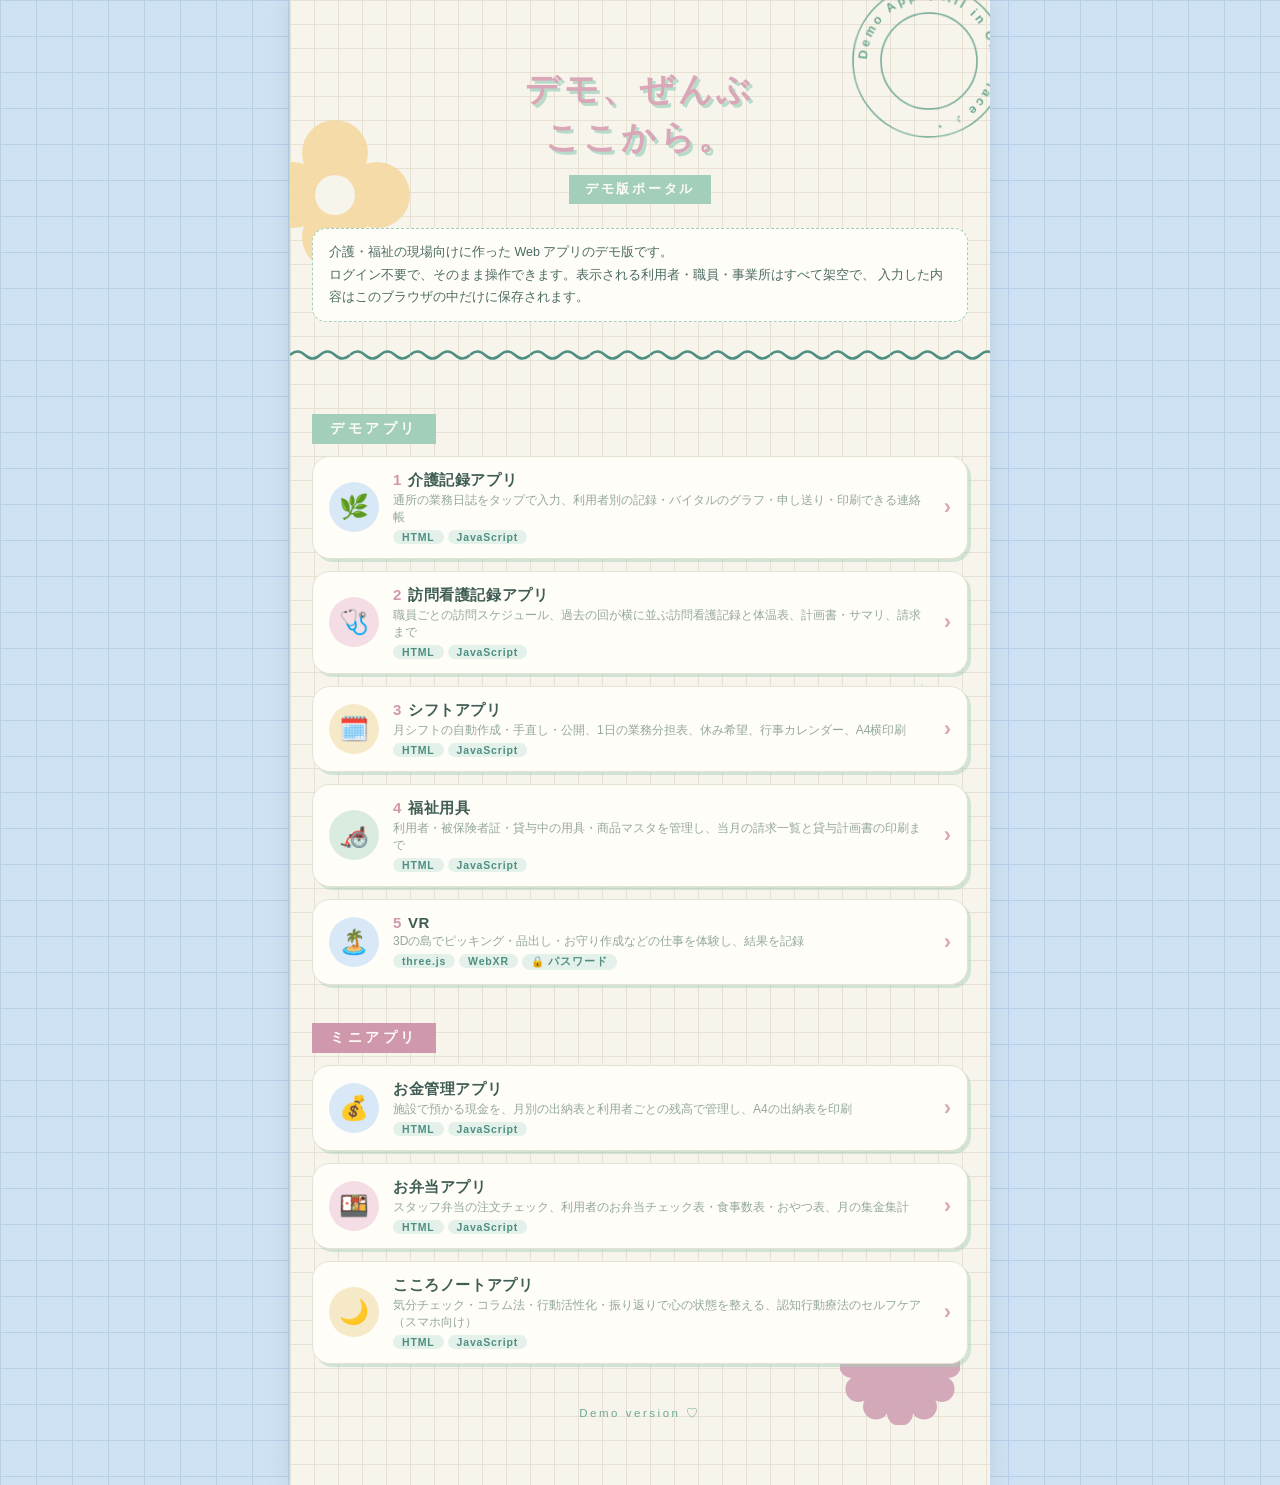
<file: index.html>
<!doctype html>
<html lang="ja">
<head>
<meta charset="utf-8">
<meta name="viewport" content="width=device-width, initial-scale=1">
<title>デモ版ポータル</title>
<meta http-equiv="refresh" content="0; url=demo-portal/">
</head>
<body><a href="demo-portal/">デモ版ポータルへ</a></body>
</html>
</file>
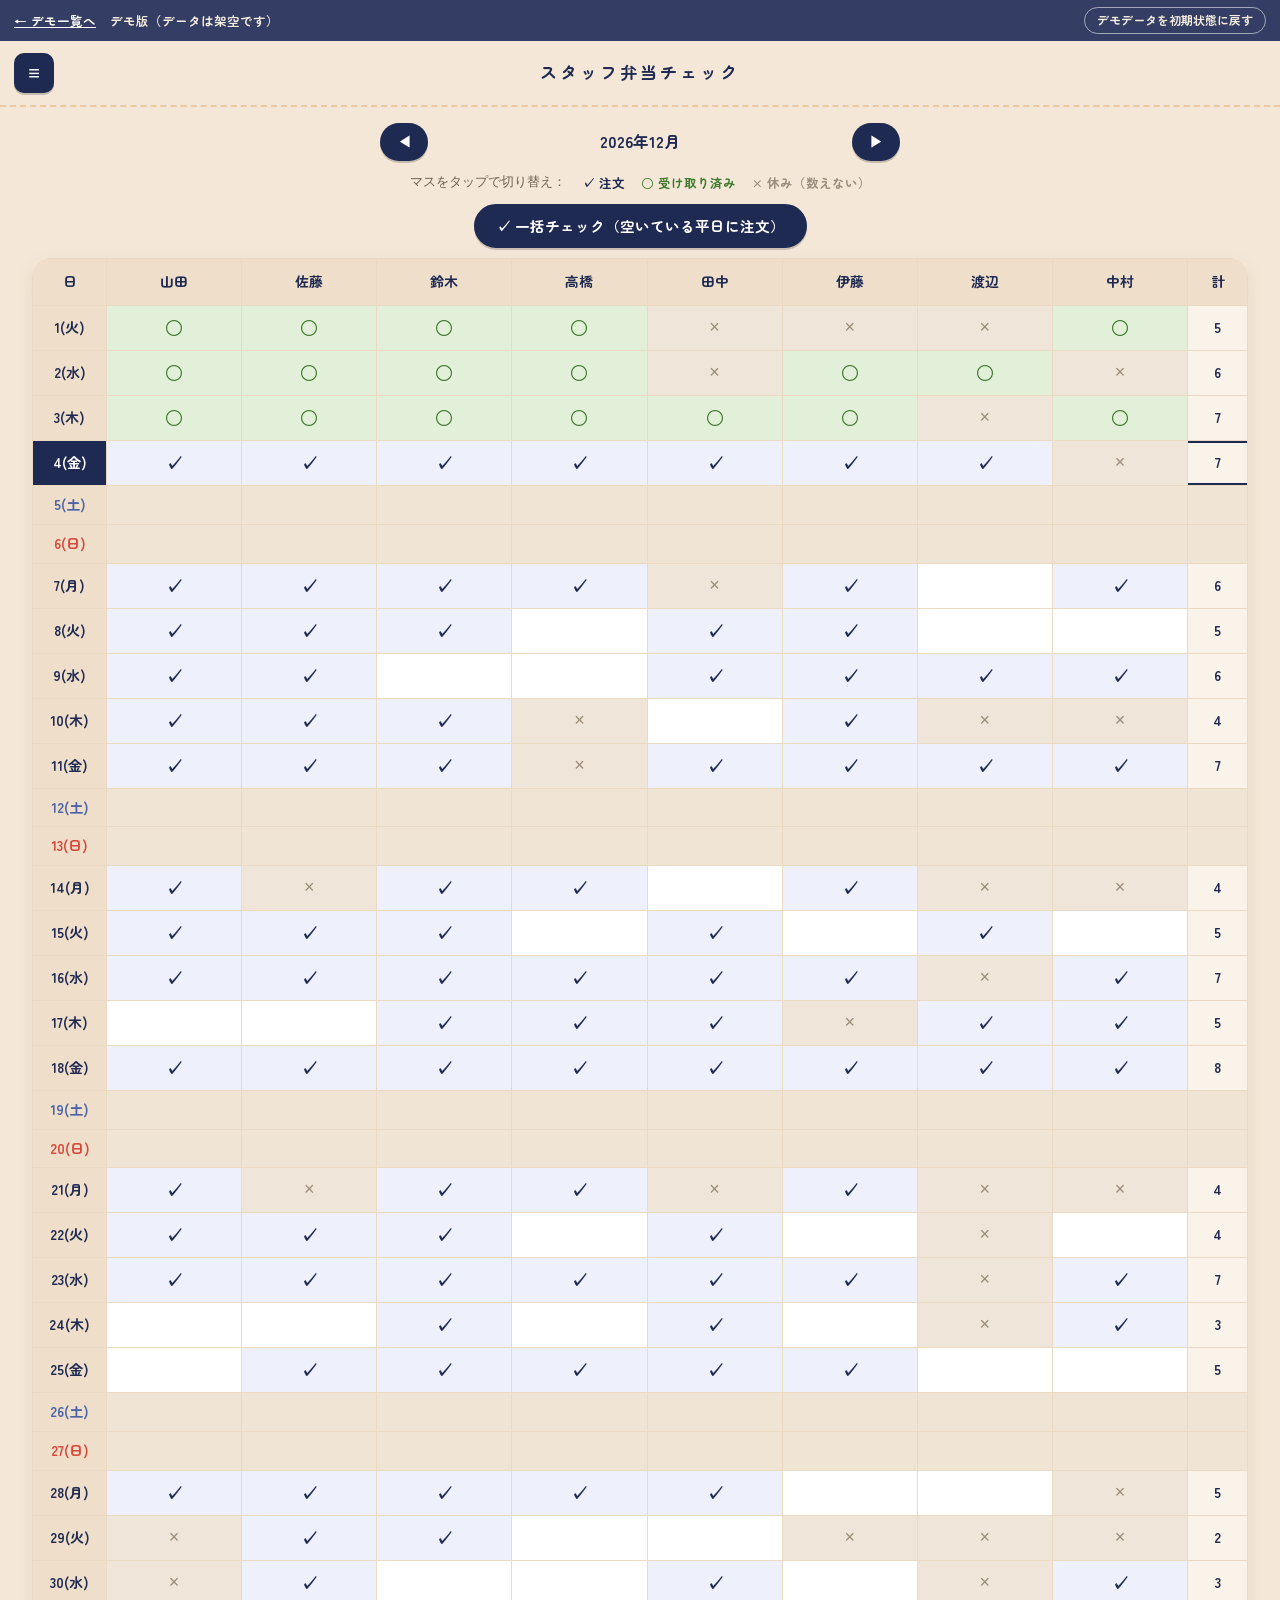
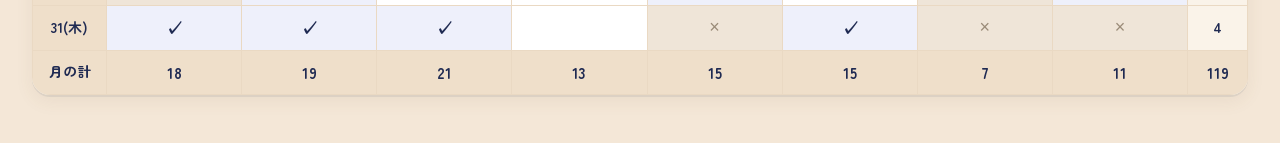
<file: demo-bento/index.html>
<!doctype html>
<html lang="ja">
<head>
<meta charset="utf-8">
<meta name="viewport" content="width=device-width, initial-scale=1">
<title>お弁当チェック（デモ）</title>
<link rel="icon" href="data:image/svg+xml,%3Csvg xmlns='http://www.w3.org/2000/svg' viewBox='0 0 100 100'%3E%3Ctext y='.9em' font-size='90'%3E%F0%9F%8D%B1%3C/text%3E%3C/svg%3E">
<link rel="stylesheet" href="css/style.css">
<link rel="stylesheet" href="css/theme-wagashi.css">
<link rel="stylesheet" href="css/theme-simple.css">
<script>
/* 着せ替え: 描画前に適用（保存は showcase-bento:theme） */
(function () {
  var t = '';
  try { t = localStorage.getItem('showcase-bento:theme') || ''; } catch (e) { /* 保存が使えない環境は標準のまま */ }
  /* 標準・和菓子の本文書体。「シンプル」はシステム標準の書体だけなので読み込まない */
  if (t !== 'simple') {
    var b = document.createElement('link');
    b.id = 'baseFonts'; b.rel = 'stylesheet';
    b.href = 'https://fonts.googleapis.com/css2?family=Zen+Maru+Gothic:wght@500;700&display=swap';
    document.head.appendChild(b);
  }
  try {
    if (t === 'simple') { document.documentElement.setAttribute('data-theme', 'simple'); return; }
    if (t !== 'wagashi') return;
    document.documentElement.setAttribute('data-theme', 'wagashi');
    var l = document.createElement('link');
    l.id = 'waFonts'; l.rel = 'stylesheet';
    l.href = 'https://fonts.googleapis.com/css2?family=Shippori+Mincho+B1:wght@600;700;800&family=Zen+Kaku+Gothic+New:wght@400;500;700&display=swap';
    document.head.appendChild(l);
  } catch (e) { /* 保存が使えない環境は標準のまま */ }
})();
</script>
</head>
<body>
<div class="demo-bar no-print">
  <a href="../demo-portal/" class="demo-back">← デモ一覧へ</a>
  <span class="demo-note">デモ版（データは架空です）</span>
  <button type="button" class="demo-reset" id="demoReset">デモデータを初期状態に戻す</button>
</div>

<header class="topbar no-print">
  <button type="button" class="menu-btn" id="menuBtn" aria-label="メニューを開く">≡</button>
  <h1 id="pageTitle">お弁当チェック</h1>
  <span class="topbar-space"></span>
</header>

<div class="wa-hero no-print" aria-hidden="true">
  <p class="wa-hero-line"><span class="wa-dot"></span><span id="heroDate"></span><span class="wa-hero-sub">さくらほーむ お弁当チェック</span></p>
  <div class="wa-arc"><div class="wa-arc-in"></div></div>
  <div class="wa-tanzakus">
    <span class="wa-tanzaku main" id="heroTitle">お弁当</span>
    <span class="wa-tanzaku">日々の御弁当を丁寧に</span>
  </div>
</div>

<div class="drawer-mask" id="drawerMask" hidden></div>
<nav class="drawer" id="drawer" aria-label="メニュー">
  <button type="button" class="drawer-close" id="drawerClose" aria-label="メニューを閉じる">×</button>
  <div class="drawer-head"><span class="ico">🍱</span> お弁当メニュー</div>
  <div class="drawer-links">
    <a href="#/staff" data-route="staff"><span class="ico">✓</span> スタッフ弁当チェック</a>
    <a href="#/check" data-route="check"><span class="ico">📋</span> 利用者チェック表（週）</a>
    <a href="#/count" data-route="count"><span class="ico">🍽️</span> 食事数表（週）</a>
    <a href="#/snack" data-route="snack"><span class="ico">🍪</span> おやつ表（週）</a>
    <a href="#/money" data-route="money"><span class="ico">💰</span> 集金集計</a>
    <a href="#/users" data-route="users"><span class="ico">👤</span> 利用者情報</a>
  </div>
  <div class="theme-box">
    <div class="theme-label">着せ替え</div>
    <div class="theme-opts">
      <button type="button" data-theme-set="standard" aria-pressed="true">標準</button>
      <button type="button" data-theme-set="wagashi" aria-pressed="false">和菓子</button>
      <button type="button" data-theme-set="simple" aria-pressed="false">シンプル</button>
    </div>
  </div>
  <div class="drawer-foot">さくらほーむ お弁当チェック（デモ版）</div>
</nav>

<main id="view" class="view"></main>
<div class="toast" id="toast" role="status" aria-live="polite"></div>

<script type="module" src="js/app.js"></script>
</body>
</html>
</file>
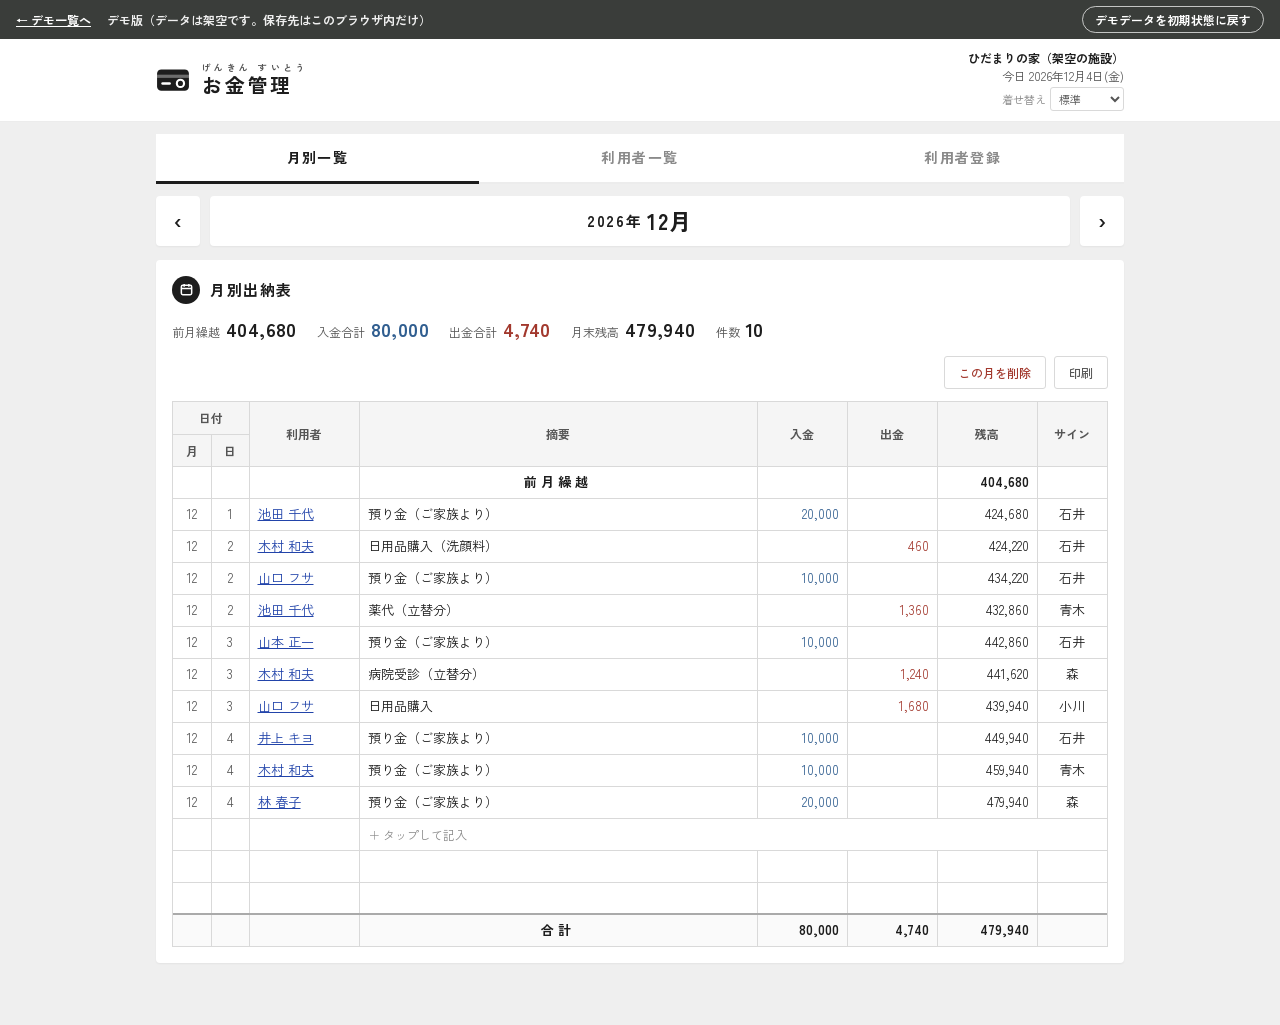
<file: demo-cash-ledger/index.html>
<!doctype html>
<html lang="ja">
<head>
  <meta charset="utf-8">
  <meta name="viewport" content="width=device-width, initial-scale=1">
  <title>お金管理（デモ版）</title>
  <script>
    // 着せ替え: 描画前に保存済みのテーマを当てる（キー showcase-cash:theme）
    (function () {
      var t = 'standard';
      try { t = localStorage.getItem('showcase-cash:theme') || t; } catch (e) {}
      if (t !== 'wamodern' && t !== 'simple') t = 'standard';
      document.documentElement.setAttribute('data-theme', t);
      // 標準・和モダンの本文書体（「シンプル」はシステム標準の書体だけなので読み込まない）
      window.__cashBaseFonts = function () {
        if (document.getElementById('baseFonts')) return;
        var l = document.createElement('link');
        l.id = 'baseFonts';
        l.rel = 'stylesheet';
        l.href = 'https://fonts.googleapis.com/css2?family=Zen+Kaku+Gothic+New:wght@400;500;700&display=swap';
        document.head.appendChild(l);
      };
      if (t !== 'simple') window.__cashBaseFonts();
      window.__cashThemeFonts = function () {
        if (document.getElementById('waFonts')) return;
        var l = document.createElement('link');
        l.id = 'waFonts';
        l.rel = 'stylesheet';
        l.href = 'https://fonts.googleapis.com/css2?family=Shippori+Mincho:wght@500;600;700&family=Allura&display=swap';
        document.head.appendChild(l);
      };
      if (t === 'wamodern') window.__cashThemeFonts();
    })();
  </script>
  <link rel="stylesheet" href="./style.css">
  <link rel="stylesheet" href="./theme-wa.css">
  <link rel="stylesheet" href="./theme-simple.css">
</head>
<body>
  <div class="demo-bar no-print">
    <a class="demo-back" href="../demo-portal/">← デモ一覧へ</a>
    <span class="demo-note">デモ版（データは架空です。保存先はこのブラウザ内だけ）</span>
    <button type="button" class="demo-reset" id="demoReset">デモデータを初期状態に戻す</button>
  </div>

  <header class="app-head no-print">
    <div class="app-head-inner">
      <div class="brand">
        <span class="brand-icon" aria-hidden="true">
          <svg viewBox="0 0 32 24" width="34" height="26"><rect x="1" y="2" width="30" height="20" rx="4" fill="currentColor"/><rect x="1" y="7" width="30" height="3" fill="#fff" opacity=".35"/><rect x="5" y="14" width="9" height="2.4" rx="1.2" fill="#fff"/><circle cx="23" cy="15.2" r="3.4" fill="none" stroke="#fff" stroke-width="2"/></svg>
        </span>
        <div>
          <div class="brand-ruby">げんきん すいとう</div>
          <div class="brand-name">お金管理</div>
        </div>
      </div>
      <div class="head-meta">
        <div class="facility" id="facilityName"></div>
        <div class="today" id="todayLabel"></div>
        <label class="theme-pick">着せ替え
          <select id="themeSel" aria-label="着せ替え（画面のデザイン）">
            <option value="standard">標準</option>
            <option value="wamodern">和モダン</option>
            <option value="simple">シンプル</option>
          </select>
        </label>
      </div>
    </div>
  </header>

  <main class="wrap" id="app"></main>

  <div class="modal-back" id="modalBack" hidden>
    <div class="modal" role="dialog" aria-modal="true" aria-labelledby="modalTitle" id="modal"></div>
  </div>
  <div class="modal-back confirm-back" id="confirmBack" hidden>
    <div class="modal confirm" role="alertdialog" aria-modal="true" aria-labelledby="confirmMsg">
      <p id="confirmMsg" class="confirm-msg"></p>
      <div class="modal-actions">
        <button type="button" class="btn primary lg" id="confirmOk">OK</button>
        <button type="button" class="btn lg" id="confirmCancel">やめる</button>
      </div>
    </div>
  </div>
  <div class="toast" id="toast" role="status" aria-live="polite"></div>

  <script type="module" src="./app.js"></script>
</body>
</html>
</file>
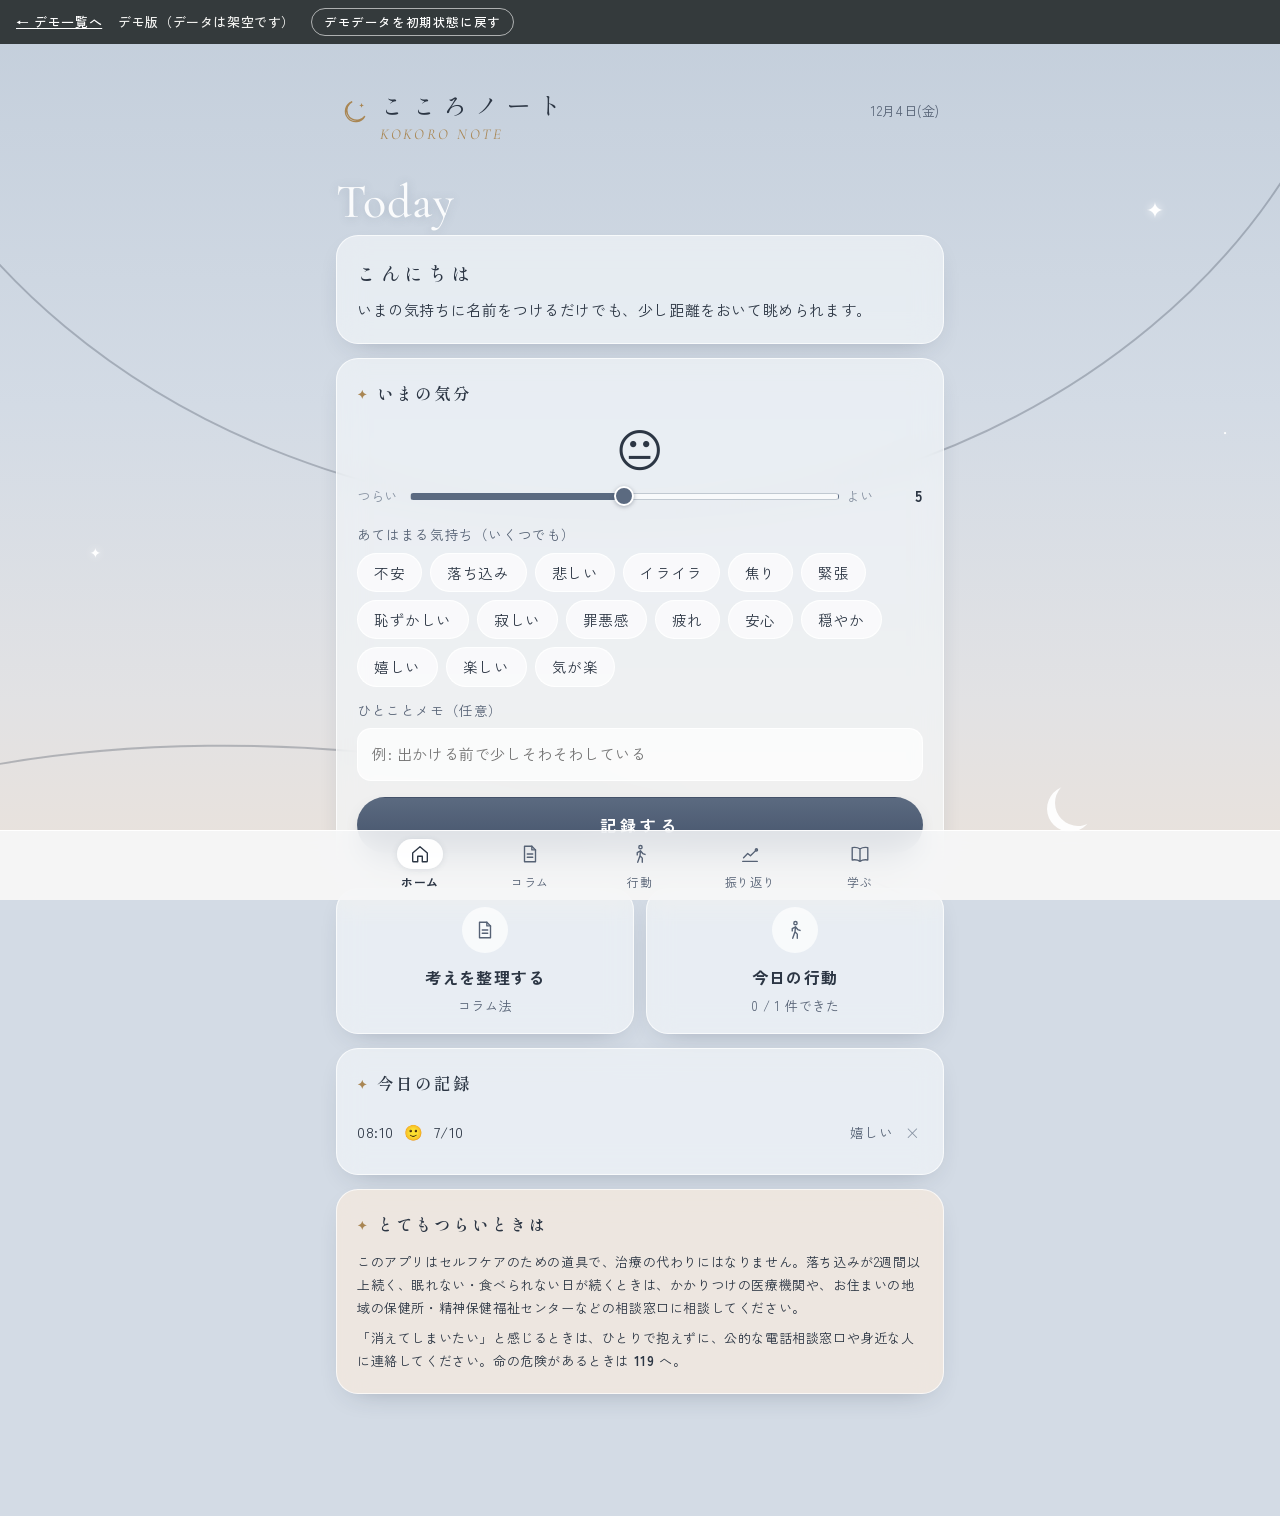
<file: demo-cbt/index.html>
<!doctype html>
<html lang="ja">
<head>
<meta charset="utf-8">
<meta name="viewport" content="width=device-width, initial-scale=1, viewport-fit=cover">
<meta name="theme-color" content="#c9d3de">
<title>こころノート（デモ版）</title>
<script>
  // 着せ替えを描画前に決める（標準 / シンプル）。シンプルのときは Web フォントを読み込まない
  (function () {
    var th = 'standard';
    try { th = localStorage.getItem('showcase-cbt:theme') === 'simple' ? 'simple' : 'standard'; } catch (e) { /* 既定のまま */ }
    document.documentElement.dataset.theme = th;
    window.__loadWebFonts = function () {
      if (document.getElementById('webfonts')) return;
      var l = document.createElement('link');
      l.id = 'webfonts'; l.rel = 'stylesheet';
      l.href = 'https://fonts.googleapis.com/css2?family=Cormorant+Garamond:ital,wght@0,500;1,500&family=Shippori+Mincho:wght@500;600&family=Zen+Kaku+Gothic+New:wght@400;500;700&display=swap';
      document.head.appendChild(l);
    };
    if (th !== 'simple') window.__loadWebFonts();
    else document.querySelector('meta[name="theme-color"]').setAttribute('content', '#ffffff');
  })();
</script>
<link rel="stylesheet" href="style.css">
<link rel="stylesheet" href="theme-simple.css">
</head>
<body>
<div class="demo-band" role="note">
  <a href="../demo-portal/">← デモ一覧へ</a>
  <span>デモ版（データは架空です）</span>
  <button type="button" id="resetDemo">デモデータを初期状態に戻す</button>
</div>

<div class="sky" aria-hidden="true">
  <svg class="orbits" viewBox="0 0 400 900" preserveAspectRatio="xMidYMid slice">
    <ellipse cx="190" cy="270" rx="240" ry="200" />
    <ellipse cx="140" cy="720" rx="300" ry="170" transform="rotate(12 140 720)" />
  </svg>
  <span class="spark s1">✦</span><span class="spark s2">✦</span><span class="spark s3">·</span>
  <span class="moon"></span>
</div>

<div class="shell">
  <header class="brand">
    <div class="brand-mark" aria-hidden="true">
      <svg viewBox="0 0 32 32"><path d="M20.5 25.5A10.5 10.5 0 0 1 13 6a11 11 0 1 0 13.5 15.5 10.4 10.4 0 0 1-6 4Z" fill="none" stroke="currentColor" stroke-width="1.4"/><path d="M23 7.5l.7 1.8 1.8.7-1.8.7-.7 1.8-.7-1.8-1.8-.7 1.8-.7z" fill="currentColor"/></svg>
    </div>
    <div>
      <div class="brand-ja">こころノート</div>
      <div class="brand-en">Kokoro Note</div>
    </div>
    <div class="brand-date" id="todayLabel"></div>
  </header>

  <main id="view" tabindex="-1"></main>
</div>

<nav class="tabbar" aria-label="メインメニュー">
  <a href="#/home" data-tab="home"><svg viewBox="0 0 24 24"><path d="M4 11 12 4l8 7v8.5a1 1 0 0 1-1 1h-4.5v-6h-5v6H5a1 1 0 0 1-1-1Z"/></svg><span>ホーム</span></a>
  <a href="#/column" data-tab="column"><svg viewBox="0 0 24 24"><path d="M6 3.5h8l4 4v13H6Z"/><path d="M14 3.5v4h4M9 12h6M9 15.5h6"/></svg><span>コラム</span></a>
  <a href="#/action" data-tab="action"><svg viewBox="0 0 24 24"><circle cx="12.5" cy="4.5" r="1.8"/><path d="m9.5 21 2.5-7 2.5 2.5V21M12 14l.5-5.5L9 10.5V13M12.5 8.5l2.5 3 2.5 1"/></svg><span>行動</span></a>
  <a href="#/review" data-tab="review"><svg viewBox="0 0 24 24"><path d="M4 20h16M5 16l4.5-4.5 3 2.5L19 7.5"/><circle cx="19" cy="7.5" r="1.2"/></svg><span>振り返り</span></a>
  <a href="#/learn" data-tab="learn"><svg viewBox="0 0 24 24"><path d="M12 6.5C10 5 7 4.5 3.5 5v13.5c3.5-.5 6.5 0 8.5 1.5 2-1.5 5-2 8.5-1.5V5C17 4.5 14 5 12 6.5Zm0 0V20"/></svg><span>学ぶ</span></a>
</nav>

<div id="sheetRoot"></div>
<div id="toast" class="toast" role="status" aria-live="polite"></div>

<script type="module" src="js/app.js"></script>
</body>
</html>
</file>
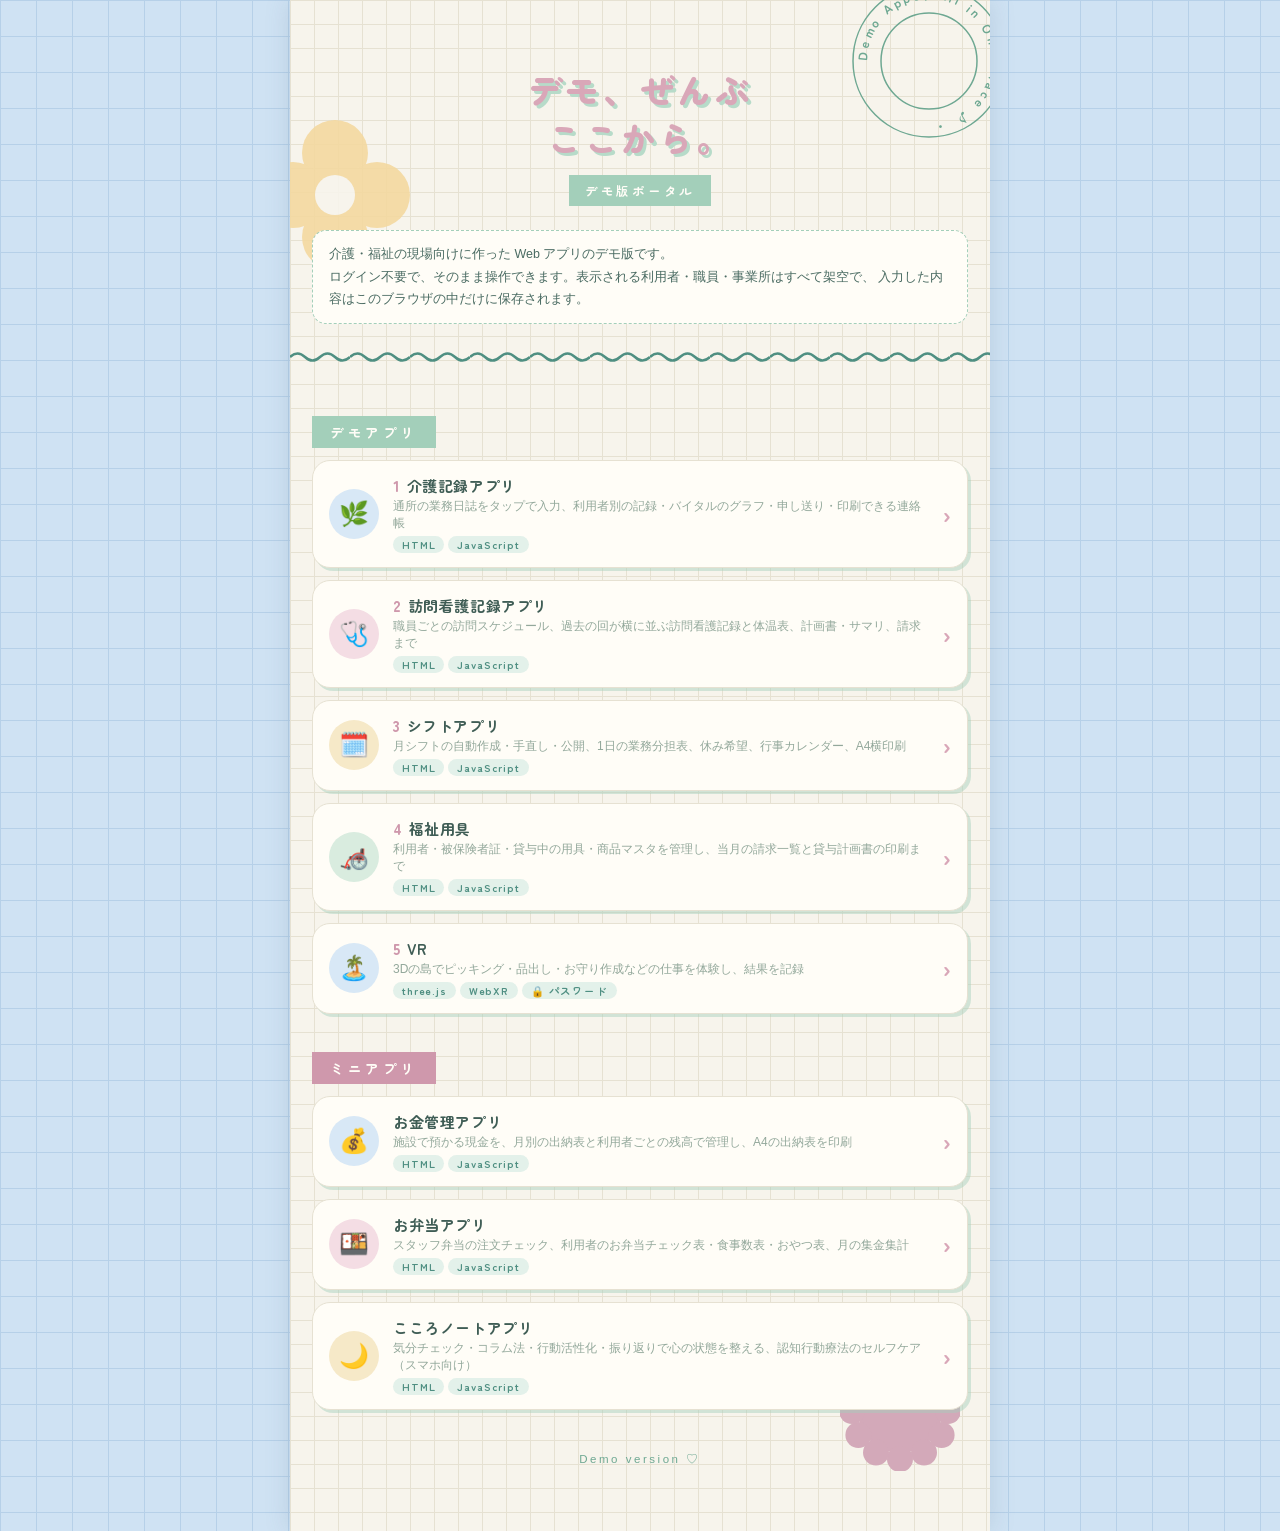
<file: demo-portal/index.html>
<!DOCTYPE html>
<html lang="ja">
<head>
  <meta charset="utf-8">
  <meta name="viewport" content="width=device-width, initial-scale=1">
  <title>デモ版ポータル</title>
  <link rel="preconnect" href="https://fonts.googleapis.com">
  <link href="https://fonts.googleapis.com/css2?family=Zen+Maru+Gothic:wght@500;700;900&display=swap" rel="stylesheet">
  <style>
    * { box-sizing: border-box; }
    :root {
      --blue: #cfe2f3;        /* 外側の水色 */
      --blue-line: #b6d0e8;   /* 水色の方眼線 */
      --paper: #f7f4ec;       /* 内側のクリーム紙 */
      --paper-line: #e6e1d2;  /* 紙の方眼線 */
      --pink: #d9a7b8;
      --pink-deep: #cf98ac;
      --mint: #a3cfba;
      --mint-deep: #6ea892;
      --teal: #4f8f82;
      --yellow: #f4d9a0;
      --ink: #4a6b62;         /* 本文のグリーン系 */
    }
    body {
      margin: 0;
      font-family: "Zen Maru Gothic", "Hiragino Maru Gothic ProN", sans-serif;
      font-size: 15px; color: var(--ink);
      background-color: var(--blue);
      background-image:
        linear-gradient(var(--blue-line) 1px, transparent 1px),
        linear-gradient(90deg, var(--blue-line) 1px, transparent 1px);
      background-size: 36px 36px;
    }
    .paper {
      max-width: 700px; margin: 0 auto; min-height: 100vh;
      background-color: var(--paper);
      background-image:
        linear-gradient(var(--paper-line) 1px, transparent 1px),
        linear-gradient(90deg, var(--paper-line) 1px, transparent 1px);
      background-size: 24px 24px;
      box-shadow: 0 0 24px rgba(80,110,140,.18);
      position: relative; overflow: hidden;
      padding: 40px 22px 60px;
    }

    /* 飾り */
    .flower { position: absolute; top: 120px; left: -30px; width: 150px; height: 150px; opacity: .9; }
    .flower i {
      position: absolute; width: 66px; height: 66px; border-radius: 50%;
      background: var(--yellow);
    }
    .flower i:nth-child(1) { top: 0; left: 42px; }
    .flower i:nth-child(2) { top: 42px; left: 0; }
    .flower i:nth-child(3) { top: 42px; left: 84px; }
    .flower i:nth-child(4) { top: 84px; left: 42px; }
    .flower b {
      position: absolute; top: 55px; left: 55px; width: 40px; height: 40px;
      border-radius: 50%; background: var(--paper);
    }
    .scallop { position: absolute; right: 30px; bottom: 60px; width: 120px; height: 120px; }
    .sparkle {
      position: absolute; right: 40px; top: 46%; width: 56px; height: 56px;
      background: #cbe6d8;
      clip-path: polygon(50% 0, 61% 39%, 100% 50%, 61% 61%, 50% 100%, 39% 61%, 0 50%, 39% 39%);
    }
    .stamp {
      position: absolute; top: -34px; right: -34px; width: 190px; height: 190px;
      animation: spin 40s linear infinite;
    }
    @keyframes spin { to { transform: rotate(360deg); } }
    .stamp text {
      font-size: 12.5px; letter-spacing: 3px; fill: var(--mint-deep);
      font-family: "Zen Maru Gothic", sans-serif; font-weight: 700;
    }
    .stamp circle { fill: none; stroke: var(--mint-deep); stroke-width: 1.5; }
    .wave {
      height: 14px; margin: 26px -22px;
      background-image: url("data:image/svg+xml,%3Csvg xmlns='http://www.w3.org/2000/svg' viewBox='0 0 60 14'%3E%3Cpath d='M0 7 Q 7.5 0 15 7 T 30 7 T 45 7 T 60 7' fill='none' stroke='%234f8f82' stroke-width='2.5'/%3E%3C/svg%3E");
      background-size: 60px 14px; background-repeat: repeat-x;
    }

    /* タイトル */
    header { position: relative; text-align: center; padding: 26px 0 6px; z-index: 1; }
    h1.title {
      margin: 0; font-size: 34px; font-weight: 900; letter-spacing: .1em;
      color: var(--pink);
      text-shadow: 3px 3px 0 #b7dbc9;
      line-height: 1.4;
    }
    .subStrip {
      display: inline-block; margin-top: 14px;
      background: var(--mint); color: #fffdf7;
      font-weight: 700; letter-spacing: .22em; font-size: 12.5px;
      padding: 6px 16px;
    }

    main { position: relative; z-index: 1; }
    .search {
      width: 100%; font: inherit; font-size: 15px; color: var(--ink);
      border: 2px solid var(--mint); border-radius: 999px; padding: 11px 18px;
      background: #fffdf7; margin: 18px 0 4px;
    }
    .search::placeholder { color: #b9c9bd; }
    .search:focus { outline: none; border-color: var(--teal); }

    h2.cat {
      display: inline-block; margin: 26px 0 12px;
      color: #fffdf7; font-size: 13.5px; font-weight: 700; letter-spacing: .26em;
      padding: 6px 18px;
    }
    h2.cat.c0 { background: var(--mint); }
    h2.cat.c1 { background: var(--pink-deep); }
    h2.cat.c2 { background: #e5c47e; }

    a.appCard {
      display: flex; align-items: center; gap: 14px; text-decoration: none;
      background: #fffdf7; color: var(--ink);
      border: 1.5px solid var(--paper-line); border-radius: 18px;
      box-shadow: 3px 3px 0 rgba(163,207,186,.45);
      padding: 14px 16px; margin-bottom: 12px;
      transition: transform .1s, box-shadow .1s;
      position: relative; z-index: 1;
    }
    a.appCard:active { transform: translate(2px, 2px); box-shadow: 0 0 0 rgba(0,0,0,0); }
    .appIcon {
      width: 50px; height: 50px; flex: none; border-radius: 50%;
      display: flex; align-items: center; justify-content: center; font-size: 24px;
    }
    .i0 { background: #d8e8f6; }
    .i1 { background: #f4dde4; }
    .i2 { background: #f6e9c8; }
    .i3 { background: #d9ecdf; }
    .appBody { flex: 1; min-width: 0; }
    .appName { font-weight: 700; font-size: 15px; letter-spacing: .04em; color: #3f5d55; }
    .appDesc { font-size: 12px; color: #93a89b; margin-top: 2px; }
    .chev { color: var(--pink); font-size: 22px; font-weight: 900; flex: none; }
    details.fold > summary {
      list-style: none; cursor: pointer; display: flex; align-items: center; gap: 10px;
    }
    details.fold > summary::-webkit-details-marker { display: none; }
    details.fold > summary h2.cat::after { content: ' ▸'; }
    details.fold[open] > summary h2.cat::after { content: ' ▾'; }
    .foldHint { font-size: 12px; color: #93a89b; letter-spacing: .1em; margin-top: 14px; }
    .noHit { text-align: center; color: #a3b5a8; padding: 30px 0; letter-spacing: .1em; }
    .byline {
      margin-top: 8px; font-size: 12px; color: var(--mint-deep); letter-spacing: .12em;
    }
    footer {
      text-align: center; font-size: 11.5px; color: var(--mint-deep);
      padding: 30px 0 4px; letter-spacing: .22em; position: relative; z-index: 1;
    }
    .demoNote {
      position: relative; z-index: 1; margin: 18px 0 0; padding: 12px 16px;
      background: #fffdf7; border: 1.5px dashed var(--mint); border-radius: 14px;
      font-size: 12.5px; line-height: 1.8; color: var(--ink);
    }
    .tag {
      display: inline-block; font-size: 10.5px; letter-spacing: .08em; font-weight: 700;
      color: var(--teal); background: #e3f1ea; border-radius: 999px; padding: 1px 9px; margin: 4px 4px 0 0;
    }
    .num { color: var(--pink-deep); font-weight: 900; margin-right: 6px; }
    .appCard.soon {
      display: flex; align-items: center; gap: 14px;
      background: #fffdf7; color: var(--ink); opacity: .6;
      border: 1.5px dashed var(--paper-line); border-radius: 18px;
      padding: 14px 16px; margin-bottom: 12px; position: relative; z-index: 1;
    }
    .soonTag {
      flex: none; font-size: 11px; font-weight: 700; letter-spacing: .1em;
      color: #fffdf7; background: #e5c47e; border-radius: 999px; padding: 3px 10px;
    }
  </style>
</head>
<body>
  <div class="paper">
    <svg class="stamp" viewBox="0 0 190 190">
      <defs>
        <path id="circ" d="M95,95 m-62,0 a62,62 0 1,1 124,0 a62,62 0 1,1 -124,0"/>
      </defs>
      <circle cx="95" cy="95" r="76"/>
      <circle cx="95" cy="95" r="48"/>
      <text><textPath href="#circ">Demo Apps, All in One Place ♪ ・ </textPath></text>
    </svg>
    <div class="flower"><i></i><i></i><i></i><i></i><b></b></div>
    <div class="sparkle"></div>
    <svg class="scallop" viewBox="0 0 120 120">
      <g fill="#d3a9b9">
        <circle cx="60" cy="60" r="42"/>
        <circle cx="60" cy="12" r="13"/><circle cx="84" cy="18.4" r="13"/>
        <circle cx="101.6" cy="36" r="13"/><circle cx="108" cy="60" r="13"/>
        <circle cx="101.6" cy="84" r="13"/><circle cx="84" cy="101.6" r="13"/>
        <circle cx="60" cy="108" r="13"/><circle cx="36" cy="101.6" r="13"/>
        <circle cx="18.4" cy="84" r="13"/><circle cx="12" cy="60" r="13"/>
        <circle cx="18.4" cy="36" r="13"/><circle cx="36" cy="18.4" r="13"/>
      </g>
    </svg>

    <header>
      <h1 class="title">デモ、ぜんぶ<br>ここから。</h1>
      <div class="subStrip">デモ版ポータル</div>
    </header>

    <main>
      <div class="demoNote">
        介護・福祉の現場向けに作った Web アプリのデモ版です。<br>
        ログイン不要で、そのまま操作できます。表示される利用者・職員・事業所はすべて架空で、
        入力した内容はこのブラウザの中だけに保存されます。
      </div>
      <div class="wave"></div>
      <div id="list"></div>
    </main>
    <footer>Demo version ♡</footer>
  </div>

  <script>
    // デモ一覧。url は、各デモのリポジトリを同じフォルダに並べたときの相対パス。
    // hidden: true のものは一覧に出さない（公開用サイトにも入れない。build-site.sh 参照）。
    const GROUPS = [
      {
        category: 'デモアプリ', numbered: true,
        items: [
          {
            icon: '🌿', name: '介護記録アプリ', url: '../demo-record/',
            desc: '通所の業務日誌をタップで入力、利用者別の記録・バイタルのグラフ・申し送り・印刷できる連絡帳',
            tags: ['HTML', 'JavaScript']
          },
          {
            icon: '🩺', name: '訪問看護記録アプリ', url: '../demo-vns/',
            desc: '職員ごとの訪問スケジュール、過去の回が横に並ぶ訪問看護記録と体温表、計画書・サマリ、請求まで',
            tags: ['HTML', 'JavaScript']
          },
          {
            icon: '🗓️', name: 'シフトアプリ', url: '../demo-shift/',
            desc: '月シフトの自動作成・手直し・公開、1日の業務分担表、休み希望、行事カレンダー、A4横印刷',
            tags: ['HTML', 'JavaScript']
          },
          {
            icon: '🦽', name: '福祉用具', url: '../demo-welfare-equipment/',
            desc: '利用者・被保険者証・貸与中の用具・商品マスタを管理し、当月の請求一覧と貸与計画書の印刷まで',
            tags: ['HTML', 'JavaScript']
          },
          {
            icon: '🏝️', name: 'VR', url: '../demo-vr/',
            desc: '3Dの島でピッキング・品出し・お守り作成などの仕事を体験し、結果を記録',
            tags: ['three.js', 'WebXR', '🔒 パスワード']
          },
          {
            icon: '🌼', name: 'HOPE就労支援（A型・B型／出席）', url: '../demo-hope-work/', hidden: true,
            desc: '就労継続支援A型・B型の出席・業務日誌・請求・工賃、アセスメント、個別支援計画',
            tags: ['React', 'TypeScript', 'Apps Script']
          },
          {
            icon: '📋', name: '業務管理アプリ', url: '../demo-task-board/', hidden: true,
            desc: 'スタッフ別・プロジェクト別に業務の進捗を確認・入力',
            tags: ['Apps Script']
          }
        ]
      },
      {
        category: 'ミニアプリ', numbered: false,
        items: [
          {
            icon: '💰', name: 'お金管理アプリ', url: '../demo-cash-ledger/',
            desc: '施設で預かる現金を、月別の出納表と利用者ごとの残高で管理し、A4の出納表を印刷',
            tags: ['HTML', 'JavaScript']
          },
          {
            icon: '🍱', name: 'お弁当アプリ', url: '../demo-bento/',
            desc: 'スタッフ弁当の注文チェック、利用者のお弁当チェック表・食事数表・おやつ表、月の集金集計',
            tags: ['HTML', 'JavaScript']
          },
          {
            icon: '🌙', name: 'こころノートアプリ', url: '../demo-cbt/',
            desc: '気分チェック・コラム法・行動活性化・振り返りで心の状態を整える、認知行動療法のセルフケア（スマホ向け）',
            tags: ['HTML', 'JavaScript']
          }
        ]
      }
    ];

    function card(a, i, numbered) {
      // soon: true は作り直し中。リンクにせず「準備中」と出す。
      const open = a.soon
        ? '<div class="appCard soon">'
        : '<a class="appCard" href="' + a.url + '" target="_blank" rel="noopener">';
      const close = a.soon ? '<span class="soonTag">準備中</span></div>' : '<div class="chev">›</div></a>';
      return open +
        '<div class="appIcon i' + (i % 4) + '">' + a.icon + '</div>' +
        '<div class="appBody"><div class="appName">' +
        (numbered ? '<span class="num">' + (i + 1) + '</span>' : '') + a.name + '</div>' +
        '<div class="appDesc">' + a.desc + '</div>' +
        '<div>' + a.tags.map(function (t) { return '<span class="tag">' + t + '</span>'; }).join('') + '</div></div>' +
        close;
    }

    document.getElementById('list').innerHTML = GROUPS.map(function (g, gi) {
      const items = g.items.filter(function (a) { return !a.hidden; });
      return '<h2 class="cat c' + (gi % 3) + '">' + g.category + '</h2>' +
        items.map(function (a, i) { return card(a, i, g.numbered); }).join('');
    }).join('');
  </script>
</body>
</html>
</file>
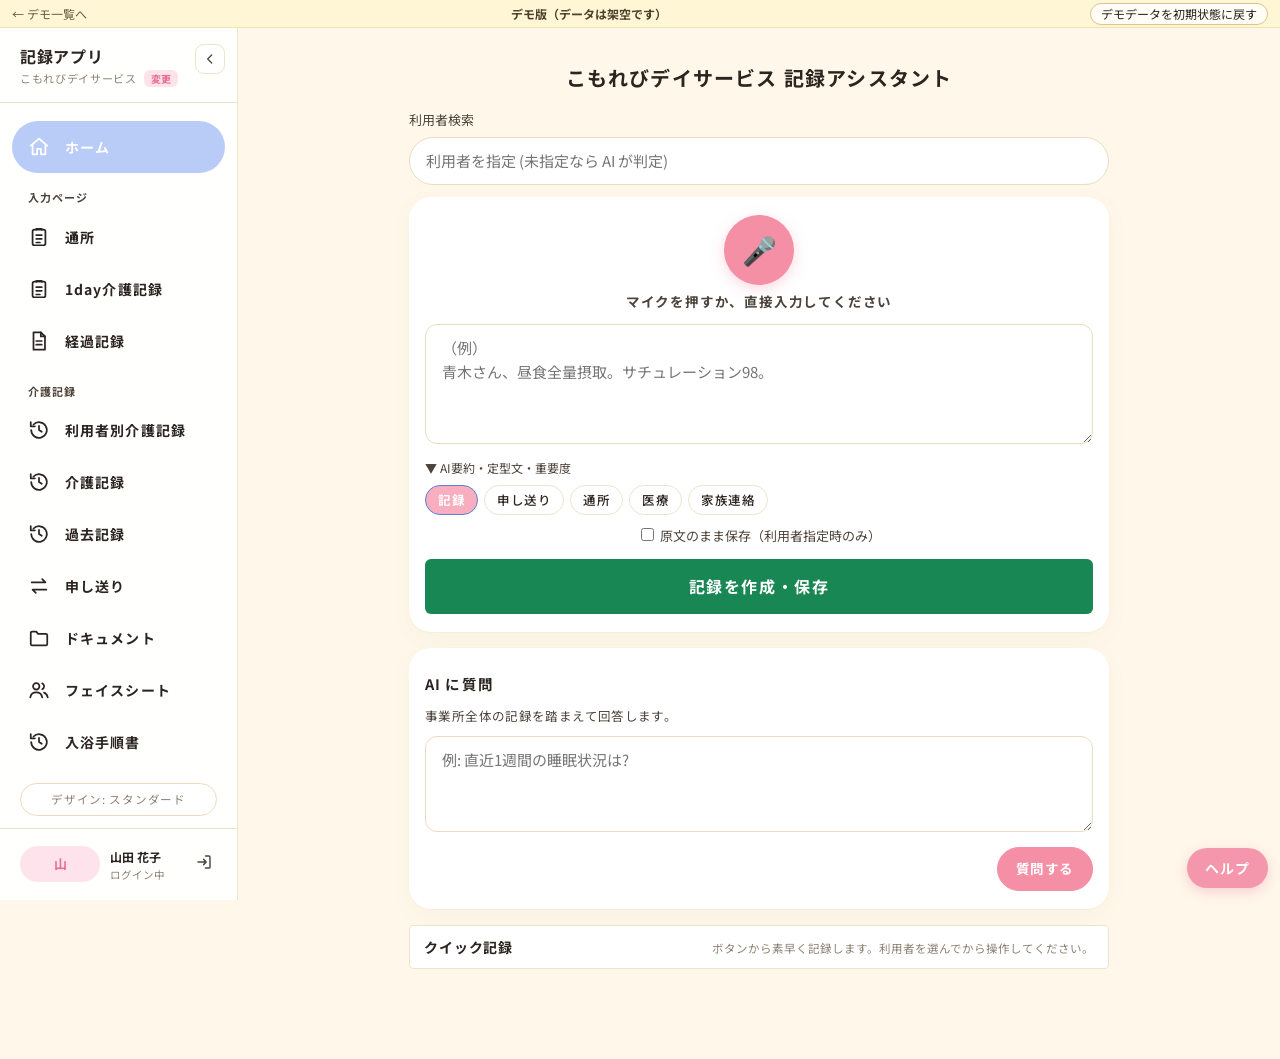
<file: demo-record/index.html>
<!doctype html>
<html lang="ja">
<head>
  <meta charset="utf-8">
  <meta name="viewport" content="width=device-width, initial-scale=1">
  <title>記録アプリ（デモ版）</title>
  <link rel="icon" href="data:,">
  <script>
    // 着せ替えを描画前に決める。「シンプル」のときは Web フォントを読み込まない
    (function () {
      var th = 'standard';
      try { th = JSON.parse(localStorage.getItem('showcase-record:prefs') || '{}').theme || 'standard'; } catch (e) { /* 既定のまま */ }
      window.__showcaseTheme = th;
      window.__loadWebFonts = function () {
        if (document.getElementById('webfonts')) return;
        var l = document.createElement('link');
        l.id = 'webfonts'; l.rel = 'stylesheet';
        l.href = 'https://fonts.googleapis.com/css2?family=Noto+Sans+JP:wght@400;500;700&family=Pacifico&family=Dancing+Script:wght@600&family=Klee+One:wght@400;600&family=Yuji+Syuku&family=Zen+Maru+Gothic:wght@400;500;700&display=swap';
        document.head.appendChild(l);
      };
      if (th !== 'simple') window.__loadWebFonts();
    })();
  </script>
  <link rel="stylesheet" href="css/style.css">
  <link rel="stylesheet" href="css/theme-simple.css">
</head>
<body>
  <script>document.body.dataset.theme = window.__showcaseTheme || 'standard';</script>
  <div class="demo-bar">
    <a href="../demo-portal/">← デモ一覧へ</a>
    <strong>デモ版（データは架空です）</strong>
    <button type="button" id="reset-demo">デモデータを初期状態に戻す</button>
  </div>

  <div class="shell">
    <aside class="sidebar" id="sidebar" aria-label="メニュー">
      <div class="brand">
        <div class="brand-text">
          <div class="brand-title">記録アプリ</div>
          <div class="brand-sub"><span id="facility-name"></span><button type="button" class="pill-tag" id="facility-change">変更</button></div>
        </div>
        <button type="button" class="collapse-btn" id="collapse" aria-label="メニューを折りたたむ"></button>
      </div>
      <nav class="nav" id="nav"></nav>
      <div class="side-foot">
        <button type="button" class="design-btn" id="design-btn">デザイン: スタンダード</button>
      </div>
      <div class="me">
        <div class="avatar" id="me-avatar"></div>
        <div class="me-text">
          <select id="me-select" aria-label="ログイン中の職員（デモ用に切り替えできます）"></select>
          <div class="me-sub">ログイン中</div>
        </div>
        <button type="button" class="logout" id="logout" aria-label="ログアウト"></button>
      </div>
    </aside>
    <div class="backdrop" id="backdrop"></div>

    <main class="main">
      <button type="button" class="menu-btn" id="open-menu" aria-label="メニューを開く"></button>
      <div id="view"></div>
    </main>
  </div>

  <a class="help-fab no-print" href="#/help">ヘルプ</a>
  <div class="modal-wrap" id="modal" hidden></div>
  <div class="toast" id="toast" role="status" aria-live="polite"></div>

  <script type="module" src="js/app.js"></script>
</body>
</html>
</file>
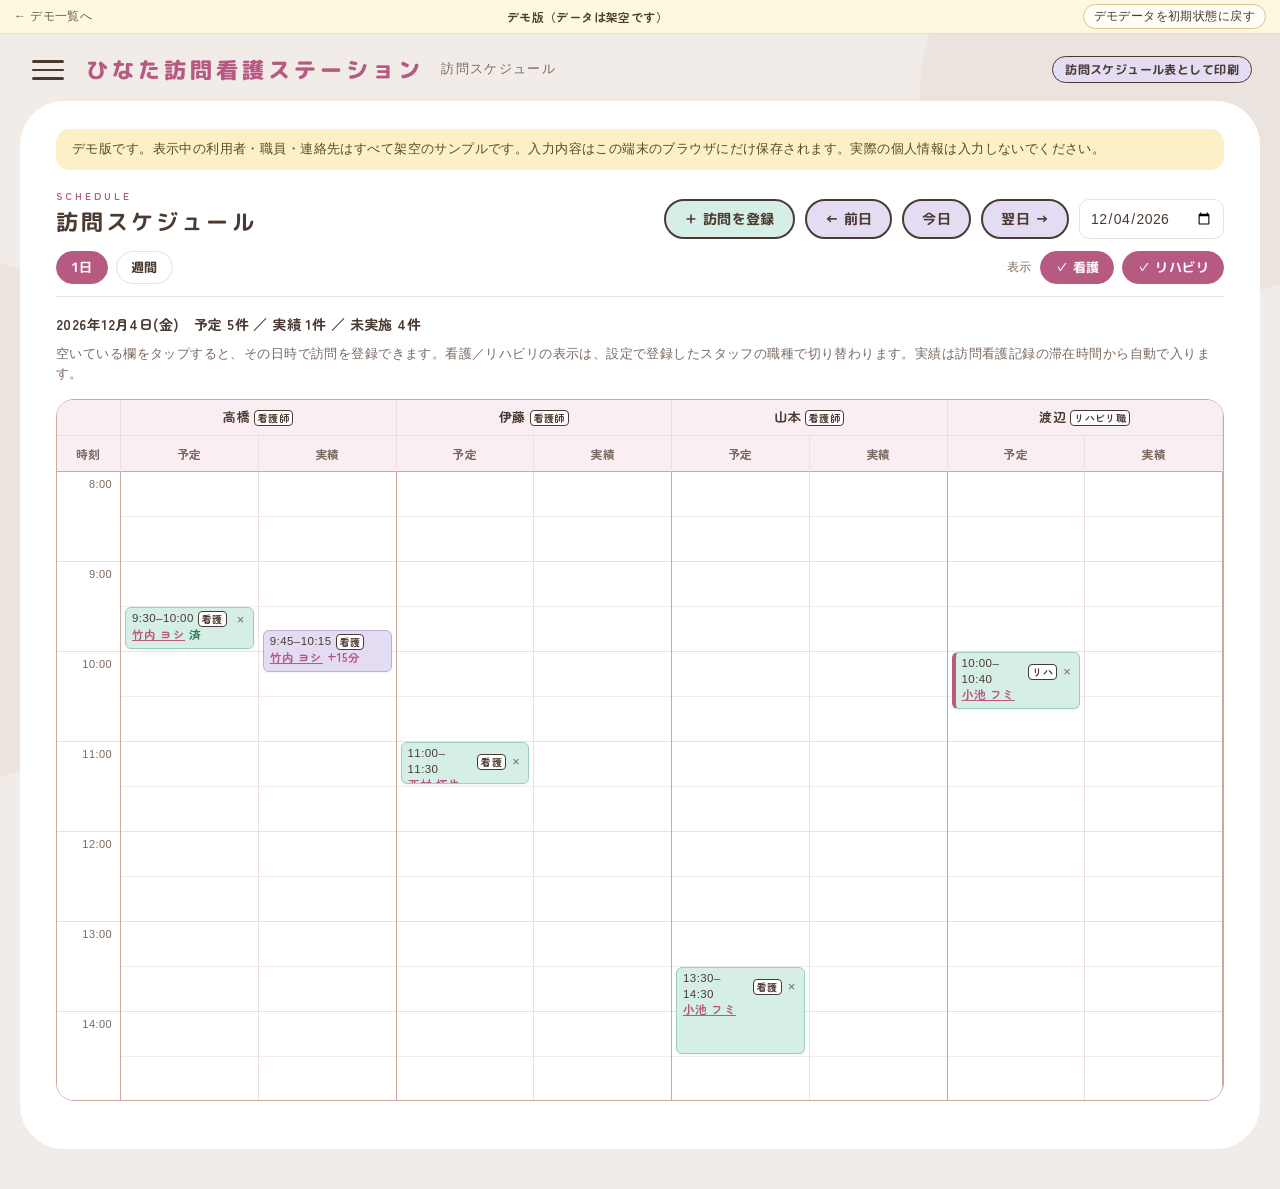
<file: demo-vns/index.html>
<!doctype html>
<html lang="ja" data-theme="sakura">
<head>
  <meta charset="utf-8">
  <meta name="viewport" content="width=device-width, initial-scale=1">
  <title>訪問看護アプリ（デモ版）</title>
  <link rel="icon" href="data:image/svg+xml,%3Csvg xmlns='http://www.w3.org/2000/svg' viewBox='0 0 32 32'%3E%3Ccircle cx='16' cy='16' r='14' fill='%23b65a82'/%3E%3Cpath d='M16 9v14M9 16h14' stroke='%23fff' stroke-width='4' stroke-linecap='round'/%3E%3C/svg%3E">
  <link rel="stylesheet" href="styles.css">
  <link rel="stylesheet" href="theme-rose.css">
  <link rel="stylesheet" href="theme-simple.css">
  <script>
    // 描画前に着せ替えを当てる。Google Fonts は「シンプル」以外のときだけ読み込む（シンプルでは通信しない）。
    window.showcaseLoadFonts = function () {
      if (document.getElementById('gfonts')) return;
      var l = document.createElement('link');
      l.id = 'gfonts'; l.rel = 'stylesheet';
      l.href = 'https://fonts.googleapis.com/css2?family=M+PLUS+Rounded+1c:wght@500;700;800&family=Zen+Maru+Gothic:wght@400;500;700&family=Great+Vibes&family=Cormorant+Garamond:wght@500;600&family=Shippori+Mincho:wght@500;600&family=Zen+Kaku+Gothic+New:wght@400;500;700&display=swap';
      document.head.appendChild(l);
    };
    try { var t = localStorage.getItem('showcase-vns:theme'); if (t) document.documentElement.dataset.theme = t; } catch (e) {}
    if (document.documentElement.dataset.theme !== 'simple') window.showcaseLoadFonts();
  </script>
</head>
<body>
  <div class="demo-bar no-print">
    <a href="../demo-portal/">← デモ一覧へ</a>
    <strong>デモ版（データは架空です）</strong>
    <button type="button" id="reset-demo">デモデータを初期状態に戻す</button>
  </div>

  <div class="bg-blob bg-blob-1" aria-hidden="true"></div>
  <div class="bg-blob bg-blob-2" aria-hidden="true"></div>
  <!-- 着せ替え「ローズゴールド」用の水彩・筆のにじみ（他の着せ替えでは使わない） -->
  <svg width="0" height="0" style="position:absolute" aria-hidden="true" focusable="false">
    <filter id="rose-wc" x="-20%" y="-20%" width="140%" height="140%"><feTurbulence type="fractalNoise" baseFrequency="0.011" numOctaves="3" seed="5"/><feDisplacementMap in="SourceGraphic" scale="70" xChannelSelector="R" yChannelSelector="G"/><feGaussianBlur stdDeviation="3"/></filter>
    <filter id="rose-brush" x="-5%" y="-30%" width="110%" height="160%"><feTurbulence type="fractalNoise" baseFrequency="0.015 0.35" numOctaves="2" seed="3"/><feDisplacementMap in="SourceGraphic" scale="7" xChannelSelector="R" yChannelSelector="G"/></filter>
  </svg>

  <header class="topbar">
    <button type="button" class="hamburger no-print" id="open-menu" aria-label="メニューを開く"><span></span><span></span><span></span></button>
    <div class="brand" id="brand-name">訪問看護ステーション</div>
    <div class="crumb" id="crumb"></div>
    <div class="top-actions no-print" id="top-actions"></div>
  </header>

  <nav class="drawer" id="drawer" aria-label="メニュー" hidden>
    <button type="button" class="pill-sm" id="close-menu" aria-label="メニューを閉じる">× 閉じる</button>
    <div class="drawer-items" id="drawer-items"></div>
  </nav>
  <div class="drawer-backdrop" id="drawer-backdrop" hidden></div>

  <div class="rose-band" aria-hidden="true"><span>with care, every visit</span></div>

  <main class="sheet">
    <div class="notice no-print">デモ版です。表示中の利用者・職員・連絡先はすべて架空のサンプルです。入力内容はこの端末のブラウザにだけ保存されます。実際の個人情報は入力しないでください。</div>
    <div id="view"></div>
  </main>

  <div class="modal-wrap" id="modal" hidden></div>
  <div class="toast" id="toast" role="status" aria-live="polite"></div>

  <script type="module" src="js/app.js"></script>
</body>
</html>
</file>
<file: demo-bento/css/style.css>
:root {
  --bg: #f4e7d7;
  --paper: #fffcf6;
  --ink: #1f2a52;
  --ink-soft: #6b6152;
  --navy: #1f2a52;
  --navy-2: #2d3a6b;
  --accent: #e0553a;
  --head: #efdfca;
  --line: #d9c3a6;
  --line-soft: #ead9c3;
  --order-bg: #eef0fb;
  --got-bg: #e2efd9;
  --got-ink: #3d7a2b;
  --off-bg: #efe5d8;
  --off-ink: #9a8b78;
  --weekend: #f0e4d4;
  --sat: #4b64a8;
  --sun: #d6493a;
  --taste: #fde3cf;
  --radius: 18px;
  --shadow: 0 2px 0 rgba(31, 42, 82, .08), 0 6px 18px rgba(120, 90, 50, .08);
}

* { box-sizing: border-box; }
html { -webkit-text-size-adjust: 100%; }
body {
  margin: 0;
  background: var(--bg);
  color: var(--ink);
  font-family: "Zen Maru Gothic", "Hiragino Maru Gothic ProN", "Hiragino Kaku Gothic ProN", sans-serif;
  font-weight: 500;
  font-size: 15px;
  line-height: 1.55;
}
button, input, select, textarea { font: inherit; color: inherit; }
button { cursor: pointer; }

/* ---- demo bar ---- */
.demo-bar {
  display: flex; align-items: center; gap: 14px; flex-wrap: wrap;
  background: #343d63; color: #f3ecdf;
  padding: 7px 14px; font-size: 12.5px; font-weight: 700;
}
.demo-back { color: #fff; }
.demo-note { flex: 1; min-width: 0; }
.demo-reset {
  background: transparent; color: #f3ecdf;
  border: 1px solid rgba(255,255,255,.55); border-radius: 999px;
  padding: 3px 12px; font-size: 12px; font-weight: 700;
}
.demo-reset:hover { background: rgba(255,255,255,.12); }

/* ---- top bar ---- */
.topbar {
  display: flex; align-items: center; gap: 12px;
  padding: 12px 14px;
  border-bottom: 2px dashed #e8c9a2;
}
.topbar h1 {
  flex: 1; margin: 0; text-align: center;
  font-size: 17px; letter-spacing: .18em; font-weight: 700;
}
.menu-btn, .topbar-space { width: 40px; height: 40px; flex: none; }
.menu-btn {
  border: 0; border-radius: 10px; background: var(--navy); color: #fff;
  font-size: 20px; line-height: 1; box-shadow: 0 2px 0 rgba(0,0,0,.2);
}

/* ---- drawer ---- */
.drawer-mask { position: fixed; inset: 0; background: rgba(31,42,82,.32); z-index: 40; }
.drawer {
  position: fixed; top: 0; bottom: 0; left: 0; width: 264px; max-width: 84vw;
  background: var(--paper); z-index: 50; padding: 18px 14px;
  transform: translateX(-102%); visibility: hidden; transition: transform .22s ease, visibility .22s;
  display: flex; flex-direction: column; gap: 4px; overflow-y: auto;
  box-shadow: 6px 0 24px rgba(31,42,82,.15);
}
.drawer.open { transform: none; visibility: visible; }
.drawer-head { font-weight: 700; letter-spacing: .12em; padding: 4px 6px 12px; }
.drawer a {
  display: block; padding: 13px 14px; border-radius: 14px;
  color: var(--ink); text-decoration: none; font-weight: 700;
}
.drawer a:hover { background: #f7ecdd; }
.drawer a.active { background: var(--head); }
.drawer-foot { margin-top: 14px; padding: 0 8px; font-size: 11.5px; color: var(--ink-soft); }
.drawer-links { display: flex; flex-direction: column; gap: 4px; }
.drawer-close { display: none; }
.theme-box { margin-top: 14px; padding: 10px 8px 0; border-top: 1px dashed var(--line); }
.theme-label { font-size: 12px; color: var(--ink-soft); font-weight: 700; margin-bottom: 6px; }
.theme-opts { display: flex; gap: 6px; flex-wrap: wrap; }
.theme-opts button {
  border: 1.5px solid var(--line); background: #fff; border-radius: 999px;
  padding: 5px 14px; font-size: 13px; font-weight: 700; color: var(--ink);
}
.theme-opts button[aria-pressed="true"] { background: var(--navy); border-color: var(--navy); color: #fff; }

/* 和菓子テーマ専用の飾り（標準では出さない） */
.wa-hero { display: none; }

/* ---- layout ---- */
.view { padding: 16px 12px 48px; max-width: 1240px; margin: 0 auto; }
.toolbar {
  display: flex; align-items: center; justify-content: center; gap: 10px; flex-wrap: wrap;
  margin-bottom: 10px;
}
.period {
  display: flex; align-items: center; justify-content: center; gap: 14px;
  margin: 0 auto 12px; max-width: 520px;
}
.period-label { flex: 1; text-align: center; font-weight: 700; font-size: 16px; }
.round-btn {
  width: 48px; height: 38px; border: 0; border-radius: 999px;
  background: var(--navy); color: #fff; font-size: 15px;
  box-shadow: 0 2px 0 rgba(0,0,0,.2);
}
.chip-btn {
  border: 0; border-radius: 999px; background: #f6d3b0; color: var(--ink);
  padding: 7px 16px; font-weight: 700; font-size: 14px;
}
.btn {
  border: 2px solid var(--navy); background: var(--navy); color: #fff;
  border-radius: 999px; padding: 9px 20px; font-weight: 700; font-size: 14.5px;
  box-shadow: 0 2px 0 rgba(0,0,0,.18);
}
.btn.red { background: var(--accent); border-color: var(--accent); }
.btn.ghost { background: var(--paper); color: var(--navy); box-shadow: none; }
.btn.dashed { background: var(--paper); color: var(--navy); border-style: dashed; box-shadow: none; }
.btn.small { padding: 5px 14px; font-size: 13px; }
.btn:disabled { opacity: .5; cursor: default; }
.hint { text-align: center; font-size: 12.5px; color: var(--ink-soft); margin: 0 0 12px; }
.hint b { color: var(--ink); }

.paper {
  background: var(--paper); border-radius: var(--radius); box-shadow: var(--shadow);
  padding: 18px 16px;
}
.paper-title { text-align: center; margin: 0 0 4px; font-size: 19px; letter-spacing: .14em; font-weight: 700; }
.paper-sub { text-align: center; margin: 0 0 12px; font-weight: 700; }

.scroll-x { overflow-x: auto; -webkit-overflow-scrolling: touch; max-width: 100%; }

/* ---- generic table ---- */
table.grid { border-collapse: collapse; width: 100%; }
table.grid th, table.grid td {
  border: 1px solid var(--line); padding: 7px 8px; text-align: center; vertical-align: middle;
}
table.grid th { background: var(--head); font-weight: 700; }
table.grid td.name { text-align: left; white-space: nowrap; font-weight: 700; }
.note { display: block; font-size: 11px; color: var(--ink-soft); }

/* ---- staff check ---- */
.legend { display: flex; flex-wrap: wrap; justify-content: center; gap: 4px 16px; font-size: 12.5px; color: var(--ink-soft); margin-bottom: 12px; }
.legend .o { color: var(--ink); font-weight: 700; }
.legend .r { color: var(--got-ink); font-weight: 700; }
.legend .x { color: var(--off-ink); font-weight: 700; }
.staff-wrap { background: var(--paper); border-radius: var(--radius); box-shadow: var(--shadow); padding: 0; overflow: hidden; }
table.staff { border-collapse: collapse; width: 100%; min-width: 640px; }
table.staff th, table.staff td { border: 1px solid var(--line-soft); text-align: center; padding: 0; }
table.staff thead th {
  background: var(--head); padding: 12px 4px; font-weight: 700; font-size: 14px;
  position: sticky; top: 0; z-index: 2;
}
table.staff th.day {
  background: var(--head); width: 74px; padding: 8px 4px; font-size: 14px; font-weight: 700;
  position: sticky; left: 0; z-index: 1;
}
table.staff thead th.day { z-index: 3; }
table.staff th.day.sat { color: var(--sat); }
table.staff th.day.sun { color: var(--sun); }
table.staff tr.weekend td { background: var(--weekend); height: 32px; }
table.staff tr.today th.day { background: var(--navy); color: #fff; }
table.staff tr.today td { box-shadow: inset 0 2px 0 var(--navy), inset 0 -2px 0 var(--navy); }
table.staff td.sum { background: #faf3e9; font-weight: 700; width: 60px; font-size: 14px; }
table.staff tfoot th, table.staff tfoot td { background: var(--head); font-weight: 700; padding: 10px 4px; }
.cell {
  display: block; width: 100%; height: 44px; border: 0; background: #fff;
  font-size: 18px; font-weight: 700; color: var(--ink);
  transition: transform .08s ease;
}
.cell:active { transform: scale(.94); }
.cell.o { background: var(--order-bg); color: var(--ink); }
.cell.r { background: var(--got-bg); color: var(--got-ink); }
.cell.x { background: var(--off-bg); color: var(--off-ink); font-weight: 500; }
.cell:focus-visible { outline: 3px solid var(--accent); outline-offset: -3px; }

/* ---- user check cards ---- */
.cards { display: flex; flex-direction: column; align-items: center; gap: 16px; }
.day-card { width: 100%; max-width: 620px; position: relative; }
.day-card .print-one {
  position: absolute; top: 12px; right: 12px;
  width: 36px; height: 36px; border-radius: 50%; border: 0; background: #f6d3b0; font-size: 16px;
}
.day-card table.grid td.lunch, .day-card table.grid td.dinner { width: 32%; }
.empty-row td { color: var(--ink-soft); padding: 18px; }

/* ---- count table ---- */
table.count th, table.count td { padding: 6px 4px; font-size: 13.5px; }
table.count th.sat { color: var(--sat); }
table.count th.sun { color: var(--sun); }
table.count td.n { cursor: pointer; font-weight: 700; min-width: 40px; }
table.count td.n:hover { background: #fbefe0; }
table.count td.n.zero { color: #c9b9a4; font-weight: 500; }
table.count td.n.sel { background: #f6d3b0; }
table.count th.form { text-align: left; white-space: nowrap; padding-left: 10px; }
table.count tr.total th, table.count tr.total td { background: #fde9d6; font-weight: 700; }
table.count th.lunch-h { background: #fbeedd; }
table.count th.dinner-h { background: #e3e8f6; }
.names-panel {
  margin-top: 14px; padding: 12px 14px; border-radius: 14px; background: #f8efe3;
  font-size: 14px; min-height: 48px;
}
.names-panel b { margin-right: 6px; }
.names-panel .tag { display: inline-block; background: #fff; border: 1px solid var(--line-soft); border-radius: 999px; padding: 2px 10px; margin: 3px 4px 0 0; }

/* ---- snack ---- */
.snack-grid { display: grid; grid-template-columns: repeat(auto-fill, minmax(260px, 1fr)); gap: 14px; }
.snack-day { padding: 14px 12px; }
.snack-day h3 { margin: 0 0 8px; text-align: center; font-size: 16px; }
.snack-day h3.sat { color: var(--sat); }
.snack-day h3.sun { color: var(--sun); }
.snack-day table.grid th, .snack-day table.grid td { padding: 5px 6px; font-size: 13px; }
.snack-sum { margin-top: 8px; font-size: 12.5px; color: var(--ink-soft); }
.snack-sum span { display: inline-block; background: #f8efe3; border-radius: 999px; padding: 1px 9px; margin: 3px 4px 0 0; color: var(--ink); }

/* ---- money ---- */
.money { max-width: 680px; margin: 0 auto; }
.money td input { width: 74px; text-align: right; padding: 5px 8px; border: 1px solid var(--line); border-radius: 8px; background: #fff; }
.money td.num { text-align: right; font-variant-numeric: tabular-nums; font-weight: 700; }
.money td.dept { font-size: 12.5px; color: var(--ink-soft); white-space: nowrap; }
.money th { white-space: nowrap; }
.money tfoot td, .money tfoot th { background: #faf1e4; font-weight: 700; }
.price-row { display: flex; align-items: center; justify-content: center; gap: 8px; margin-bottom: 12px; font-weight: 700; }
.price-row input { width: 90px; text-align: right; padding: 6px 10px; border: 1px solid var(--line); border-radius: 10px; background: #fff; }

/* ---- users ---- */
.users-tools { display: flex; justify-content: center; align-items: center; gap: 10px; flex-wrap: wrap; margin-bottom: 14px; }
.users-tools select { padding: 7px 12px; border-radius: 999px; border: 1px solid var(--line); background: var(--paper); }
.user-list { display: flex; flex-direction: column; gap: 12px; max-width: 760px; margin: 0 auto; }
.user-card { background: var(--paper); border-radius: var(--radius); box-shadow: var(--shadow); overflow: hidden; }
.user-head {
  width: 100%; display: flex; align-items: center; gap: 10px; flex-wrap: wrap;
  border: 0; background: transparent; padding: 14px 16px; text-align: left;
}
.user-head .uname { font-weight: 700; font-size: 16px; min-width: 7em; }
.user-head .chev { margin-left: auto; color: var(--ink-soft); transition: transform .2s; }
.user-card.open .chev { transform: rotate(180deg); }
.pill { font-size: 12px; background: #f3e6d4; border-radius: 999px; padding: 2px 10px; }
.pill.night { background: #e3e8f6; }
.pill.warn { background: #fde0d6; color: #a2361f; }
.user-body { display: none; padding: 0 16px 16px; }
.user-card.open .user-body { display: block; }
.sec-title { background: var(--head); border-radius: 8px; padding: 4px 10px; font-weight: 700; font-size: 13.5px; margin: 12px 0 8px; }
.form-grid { display: grid; grid-template-columns: 1fr 1fr; gap: 10px 14px; }
.form-grid .full { grid-column: 1 / -1; }
.field label { display: block; font-size: 12.5px; color: var(--ink-soft); margin-bottom: 3px; }
.field input[type=text], .field select, .field textarea {
  width: 100%; padding: 8px 10px; border: 1px solid var(--line); border-radius: 10px; background: #fff;
}
.field textarea { min-height: 56px; resize: vertical; }
.days { display: flex; flex-wrap: wrap; gap: 6px; }
.days label, .toggles label {
  display: inline-flex; align-items: center; justify-content: center;
  min-width: 38px; height: 34px; padding: 0 10px; border-radius: 999px;
  border: 1.5px solid var(--line); background: #fff; font-weight: 700; color: var(--ink); cursor: pointer; margin: 0;
  font-size: 14px;
}
.days input, .toggles input { position: absolute; opacity: 0; pointer-events: none; }
.days label:has(input:checked), .toggles label:has(input:checked) { background: var(--navy); border-color: var(--navy); color: #fff; }
.days label:has(input:focus-visible), .toggles label:has(input:focus-visible) { outline: 3px solid var(--accent); }
.toggles { display: flex; gap: 8px; flex-wrap: wrap; }
.user-actions { display: flex; justify-content: flex-end; gap: 10px; margin-top: 14px; }

/* ---- toast ---- */
.toast {
  position: fixed; left: 50%; bottom: 22px; transform: translate(-50%, 30px);
  background: var(--navy); color: #fff; padding: 10px 20px; border-radius: 999px;
  font-weight: 700; font-size: 14px; opacity: 0; pointer-events: none; transition: all .25s; z-index: 60;
  max-width: calc(100vw - 32px); text-align: center;
}
.toast.show { opacity: 1; transform: translate(-50%, 0); }

/* ---- small screens ---- */
@media (max-width: 600px) {
  .demo-bar { gap: 6px 10px; }
  .demo-note { flex-basis: 100%; order: 2; }
  .demo-reset { order: 3; }
  .view { padding: 12px 10px 40px; }
  .topbar h1 { font-size: 15px; letter-spacing: .1em; }
  .period { gap: 8px; }
  .paper { padding: 14px 10px; }
  .form-grid { grid-template-columns: 1fr; }
  table.staff { min-width: 0; }
  table.staff th.day { width: 64px; font-size: 13px; }
  .money td input { width: 58px; }
}

/* ---- print ---- */
@media print {
  @page { size: A4; margin: 10mm; }
  body { background: #fff; }
  .no-print, .wa-hero, .demo-bar, .topbar, .drawer, .drawer-mask, .toast, .toolbar, .period, .hint, .legend, .print-one, .names-panel, .users-tools, .price-row { display: none !important; }
  .view { padding: 0; max-width: none; }
  .paper, .staff-wrap, .user-card { box-shadow: none; border-radius: 0; }
  .day-card { max-width: none; page-break-after: always; break-after: page; }
  body.print-single .day-card:not(.printing) { display: none; }
  .money td input { border: 0; background: transparent; }
  .scroll-x { overflow: visible; }
}
</file>
<file: demo-bento/css/theme-wagashi.css>
/* =========================================================
   着せ替え「和菓子」
   淡いグレーの地・墨の文字・明朝の縦書き・白い短冊・円弧の切り抜き。
   <html data-theme="wagashi"> のときだけ効く。標準の見た目は style.css のまま。
   ========================================================= */

html[data-theme="wagashi"] {
  --bg: #efefef;
  --paper: #fff;
  --ink: #1f1f1d;
  --ink-soft: #6d6d69;
  --navy: #1f1f1d;
  --navy-2: #3a3a37;
  --accent: #2f4a34;
  --head: #f5f5f2;
  --line: #d3d3cf;
  --line-soft: #e1e1dd;
  --order-bg: #f8eaee;
  --got-bg: #e3ebe0;
  --got-ink: #2c5733;
  --off-bg: #ebebe8;
  --off-ink: #999995;
  --weekend: #f5f5f3;
  --sat: #3b5482;
  --sun: #ad432e;
  --radius: 0;
  --shadow: none;
  --wa-green: #2f4a34;
  --wa-pink: #f4d7de;
  --wa-mincho: "Shippori Mincho B1", "Zen Old Mincho", "Hiragino Mincho ProN", "Yu Mincho", serif;
  --wa-gothic: "Zen Kaku Gothic New", "Hiragino Kaku Gothic ProN", "Yu Gothic", sans-serif;
}

html[data-theme="wagashi"] body {
  font-family: var(--wa-gothic);
  font-weight: 500;
  border-top: 3px solid var(--wa-pink);
  letter-spacing: .02em;
}

/* ---- demo bar（控えめに） ---- */
html[data-theme="wagashi"] .demo-bar {
  background: transparent; color: var(--ink-soft);
  font-weight: 500; font-size: 12px;
  border-bottom: 1px solid var(--line-soft);
  padding: 6px 24px;
}
html[data-theme="wagashi"] .demo-back { color: var(--ink); text-underline-offset: 3px; }
html[data-theme="wagashi"] .demo-reset {
  color: var(--ink); border: 1px solid #bdbdb8; border-radius: 0;
  font-weight: 500; background: transparent;
}
html[data-theme="wagashi"] .demo-reset:hover { background: #fff; }

/* ---- header ---- */
html[data-theme="wagashi"] .topbar {
  border-bottom: 0; padding: 18px 28px 4px; max-width: 1240px; margin: 0 auto;
  align-items: flex-start;
}
html[data-theme="wagashi"] .topbar h1 {
  font-family: var(--wa-mincho); font-weight: 700; font-size: 17px;
  letter-spacing: .32em; padding-top: 12px;
}
html[data-theme="wagashi"] .topbar-space {
  order: -1; height: auto; min-height: 44px;
  display: flex; flex-direction: column; align-items: center; gap: 6px;
}
html[data-theme="wagashi"] .topbar-space::before {
  content: ""; width: 18px; height: 9px; border-radius: 18px 18px 0 0;
  border: 1px solid var(--ink); border-bottom: 0;
}
html[data-theme="wagashi"] .topbar-space::after {
  content: "弁当帳"; writing-mode: vertical-rl;
  font-family: var(--wa-mincho); font-weight: 800; font-size: 15px; letter-spacing: .22em;
}
/* ≡ を細い3本線に */
html[data-theme="wagashi"] .menu-btn {
  order: 3; width: 44px; height: 44px; border-radius: 0; box-shadow: none;
  font-size: 0; color: transparent;
  background:
    linear-gradient(var(--ink), var(--ink)) center 14px / 28px 1.4px no-repeat,
    linear-gradient(var(--ink), var(--ink)) center 21.5px / 28px 1.4px no-repeat,
    linear-gradient(var(--ink), var(--ink)) center 29px / 28px 1.4px no-repeat;
}
html[data-theme="wagashi"] .menu-btn:focus-visible { outline: 2px solid var(--wa-green); }

/* ---- 飾りの帯：円弧の切り抜き＋白い短冊 ---- */
html[data-theme="wagashi"] .wa-hero {
  display: block; position: relative; overflow: hidden;
  height: 236px; max-width: 1240px; margin: 0 auto;
}
html[data-theme="wagashi"] .wa-hero-line {
  position: absolute; z-index: 2; top: 20px; left: 8%; margin: 0;
  display: flex; align-items: center; gap: 12px 18px; flex-wrap: wrap;
  font-size: 13px; letter-spacing: .06em;
}
html[data-theme="wagashi"] .wa-dot { width: 7px; height: 7px; border-radius: 50%; background: var(--ink); }
html[data-theme="wagashi"] .wa-hero-sub { font-family: var(--wa-mincho); font-weight: 700; letter-spacing: .14em; margin-left: 1em; }
html[data-theme="wagashi"] .wa-arc {
  position: absolute; left: -32%; top: 64px; width: 150%; aspect-ratio: 1;
  border-radius: 50%; background: var(--wa-green);
}
html[data-theme="wagashi"] .wa-arc-in {
  position: absolute; inset: 0; border-radius: 50%;
  transform: translate(-1.6%, 1%);
  background-color: #f2e6c8;
  /* 青海波（自作） */
  background-image: url("data:image/svg+xml,%3Csvg xmlns='http://www.w3.org/2000/svg' width='40' height='20' viewBox='0 0 40 20'%3E%3Cdefs%3E%3Cg id='w'%3E%3Ccircle r='20' fill='%23f2e6c8'/%3E%3Cg fill='none' stroke='%23d6bd86' stroke-width='.9'%3E%3Ccircle r='18.5'/%3E%3Ccircle r='14'/%3E%3Ccircle r='9.5'/%3E%3Ccircle r='5'/%3E%3C/g%3E%3C/g%3E%3C/defs%3E%3Cuse href='%23w' x='-20' y='-10'/%3E%3Cuse href='%23w' x='20' y='-10'/%3E%3Cuse href='%23w' x='60' y='-10'/%3E%3Cuse href='%23w' x='0' y='0'/%3E%3Cuse href='%23w' x='40' y='0'/%3E%3Cuse href='%23w' x='-20' y='10'/%3E%3Cuse href='%23w' x='20' y='10'/%3E%3Cuse href='%23w' x='60' y='10'/%3E%3Cuse href='%23w' x='0' y='20'/%3E%3Cuse href='%23w' x='40' y='20'/%3E%3Cuse href='%23w' x='-20' y='30'/%3E%3Cuse href='%23w' x='20' y='30'/%3E%3Cuse href='%23w' x='60' y='30'/%3E%3C/svg%3E");
  background-size: 64px 32px;
}
html[data-theme="wagashi"] .wa-arc-in::after {
  content: ""; position: absolute; inset: 0; border-radius: 50%;
  background:
    radial-gradient(circle at 34% 8%, rgba(255, 255, 255, .62), rgba(255, 255, 255, 0) 30%),
    radial-gradient(circle at 70% 30%, rgba(244, 215, 222, .55), rgba(244, 215, 222, 0) 26%),
    linear-gradient(180deg, rgba(255, 255, 255, 0) 0%, rgba(190, 150, 90, .16) 30%);
}
html[data-theme="wagashi"] .wa-tanzakus {
  position: absolute; z-index: 2; right: 9%; top: 24px;
  display: flex; flex-direction: row-reverse; align-items: flex-start; gap: 14px;
}
html[data-theme="wagashi"] .wa-tanzaku {
  writing-mode: vertical-rl; background: #fff; color: var(--ink);
  font-family: var(--wa-mincho); font-weight: 700; font-size: 13px; letter-spacing: .14em;
  line-height: 1; padding: 12px 9px; margin-top: 22px;
}
html[data-theme="wagashi"] .wa-tanzaku.main {
  font-weight: 800; font-size: 25px; letter-spacing: .16em; padding: 16px 12px; margin-top: 0;
}

/* ---- ドロワー：全面に開き、項目は縦書きで右から左へ ---- */
html[data-theme="wagashi"] .drawer-mask { background: rgba(239, 239, 239, .7); }
html[data-theme="wagashi"] .drawer {
  inset: 0; width: auto; max-width: none;
  background: #ececea; border-top: 3px solid var(--wa-pink);
  padding: 76px 48px 32px; box-shadow: none;
  transform: none; opacity: 0; transition: opacity .25s ease, visibility .25s;
  display: grid; grid-template-columns: minmax(0, 1fr) auto; align-content: start;
  column-gap: 28px; row-gap: 40px;
}
html[data-theme="wagashi"] .drawer.open { opacity: 1; }
html[data-theme="wagashi"] .drawer-close {
  display: block; position: absolute; top: 22px; right: 28px;
  width: 44px; height: 44px; border: 0; background: transparent; font-size: 0;
}
html[data-theme="wagashi"] .drawer-close::before,
html[data-theme="wagashi"] .drawer-close::after {
  content: ""; position: absolute; left: 7px; top: 21px; width: 30px; height: 1.4px; background: var(--ink);
  transform: rotate(45deg);
}
html[data-theme="wagashi"] .drawer-close::after { transform: rotate(-45deg); }
html[data-theme="wagashi"] .drawer-close:focus-visible { outline: 2px solid var(--wa-green); }
html[data-theme="wagashi"] .drawer .ico { display: none; }
html[data-theme="wagashi"] .drawer-head {
  grid-column: 2; grid-row: 1; writing-mode: vertical-rl;
  font-family: var(--wa-mincho); font-weight: 800; font-size: 15px; letter-spacing: .3em;
  padding: 4px 0 0 18px; border-left: 1px solid #b9b9b4; color: var(--ink-soft);
}
html[data-theme="wagashi"] .drawer-links {
  grid-column: 1; grid-row: 1;
  display: flex; flex-direction: row-reverse; justify-content: flex-start; align-items: flex-start;
  gap: 8px 14px; overflow-x: auto;
}
html[data-theme="wagashi"] .drawer a {
  writing-mode: vertical-rl; position: relative;
  font-family: var(--wa-mincho); font-weight: 700; font-size: 21px; letter-spacing: .16em; line-height: 1.25;
  min-width: 48px; padding: 18px 10px 14px; border-radius: 0; color: var(--ink);
}
html[data-theme="wagashi"] .drawer a:hover { background: rgba(255, 255, 255, .75); }
html[data-theme="wagashi"] .drawer a.active { background: transparent; color: var(--wa-green); }
html[data-theme="wagashi"] .drawer a.active::before {
  content: ""; position: absolute; top: 4px; left: 50%; width: 6px; height: 6px; margin-left: -3px;
  border-radius: 50%; background: var(--wa-green);
}
html[data-theme="wagashi"] .drawer a:focus-visible { outline: 2px solid var(--wa-green); outline-offset: -2px; }

/* 着せ替え：白い箱に罫線で区切った表 */
html[data-theme="wagashi"] .theme-box {
  grid-column: 1 / -1; grid-row: 2;
  display: flex; flex-direction: row-reverse; align-items: flex-start; justify-content: flex-start; gap: 22px;
  margin: 0; padding: 0; border: 0;
}
html[data-theme="wagashi"] .theme-label {
  writing-mode: vertical-rl; margin: 0; color: var(--ink);
  font-family: var(--wa-mincho); font-weight: 700; font-size: 15px; letter-spacing: .3em;
}
html[data-theme="wagashi"] .theme-opts {
  display: block; flex: 0 1 620px; background: #fff; padding: 14px 32px;
}
html[data-theme="wagashi"] .theme-opts button {
  display: flex; align-items: center; gap: 14px; width: 100%;
  border: 0; border-bottom: 1px solid var(--line); border-radius: 0; background: transparent;
  padding: 18px 4px; text-align: left; color: var(--ink);
  font-family: var(--wa-mincho); font-weight: 700; font-size: 17px; letter-spacing: .12em;
}
html[data-theme="wagashi"] .theme-opts button:last-child { border-bottom: 0; }
html[data-theme="wagashi"] .theme-opts button::before {
  content: ""; flex: none; width: 12px; height: 12px; border-radius: 50%; border: 1px solid var(--ink);
}
html[data-theme="wagashi"] .theme-opts button::after {
  margin-left: auto; text-align: right;
  font-family: var(--wa-gothic); font-weight: 500; font-size: 12.5px; letter-spacing: .04em; color: var(--ink-soft);
}
html[data-theme="wagashi"] .theme-opts button[data-theme-set="standard"]::after { content: "生成りと紺の、まるい見た目"; }
html[data-theme="wagashi"] .theme-opts button[data-theme-set="wagashi"]::after { content: "墨と白、明朝の縦書き"; }
html[data-theme="wagashi"] .theme-opts button[aria-pressed="true"] { background: transparent; color: var(--wa-green); }
html[data-theme="wagashi"] .theme-opts button[aria-pressed="true"]::before {
  background: var(--wa-green); border-color: var(--wa-green); box-shadow: inset 0 0 0 2px #fff;
}
html[data-theme="wagashi"] .theme-opts button:hover { background: #fafaf8; }
html[data-theme="wagashi"] .drawer-foot {
  grid-column: 1 / -1; grid-row: 3; margin: 0; padding: 0; text-align: right; letter-spacing: .1em;
}

/* ---- 共通の部品 ---- */
html[data-theme="wagashi"] .view { padding-top: 22px; }
html[data-theme="wagashi"] .period-label {
  font-family: var(--wa-mincho); font-weight: 700; font-size: 19px; letter-spacing: .1em;
}
html[data-theme="wagashi"] .round-btn {
  width: 42px; height: 42px; border: 1px solid var(--ink); border-radius: 50%;
  background: transparent; box-shadow: none; font-size: 0;
  display: inline-flex; align-items: center; justify-content: center; flex: none;
}
html[data-theme="wagashi"] .round-btn::before {
  content: ""; width: 9px; height: 9px;
  border-top: 1.3px solid var(--ink); border-left: 1.3px solid var(--ink);
}
html[data-theme="wagashi"] .round-btn[data-act$="prev"]::before { transform: translateX(2px) rotate(-45deg); }
html[data-theme="wagashi"] .round-btn[data-act$="next"]::before { transform: translateX(-2px) rotate(135deg); }
html[data-theme="wagashi"] .round-btn:hover { background: #fff; }
html[data-theme="wagashi"] .chip-btn {
  background: transparent; border: 1px solid var(--ink); border-radius: 0;
  font-weight: 500; font-size: 13px; padding: 6px 14px;
}
html[data-theme="wagashi"] .btn {
  border: 1px solid var(--ink); background: var(--ink); color: #fff; border-radius: 0; box-shadow: none;
  font-family: var(--wa-mincho); font-weight: 700; letter-spacing: .12em; padding: 10px 24px;
  display: inline-flex; align-items: center; justify-content: center; gap: 8px;
}
html[data-theme="wagashi"] .btn.red { background: var(--wa-green); border-color: var(--wa-green); }
html[data-theme="wagashi"] .btn.ghost,
html[data-theme="wagashi"] .btn.dashed { background: #fff; color: var(--ink); }
html[data-theme="wagashi"] .btn.small { padding: 6px 16px; }
html[data-theme="wagashi"] .btn:hover:not(:disabled) { opacity: .86; }
html[data-theme="wagashi"] .btn:focus-visible,
html[data-theme="wagashi"] .chip-btn:focus-visible,
html[data-theme="wagashi"] .round-btn:focus-visible { outline: 2px solid var(--wa-green); outline-offset: 2px; }
/* 細い線のプリンタ */
html[data-theme="wagashi"] .ico[data-ico="print"] {
  display: inline-block; width: 17px; height: 17px; font-size: 0; vertical-align: -3px;
  background: currentColor;
  -webkit-mask: url("data:image/svg+xml,%3Csvg xmlns='http://www.w3.org/2000/svg' viewBox='0 0 24 24' fill='none' stroke='black' stroke-width='1.3' stroke-linejoin='round'%3E%3Cpath d='M7 9V3.5h10V9'/%3E%3Crect x='3.5' y='9' width='17' height='8.5' rx='.8'/%3E%3Cpath d='M7 14h10v6.5H7z'/%3E%3Cpath d='M16.5 11.7h1.2'/%3E%3C/svg%3E") center / contain no-repeat;
  mask: url("data:image/svg+xml,%3Csvg xmlns='http://www.w3.org/2000/svg' viewBox='0 0 24 24' fill='none' stroke='black' stroke-width='1.3' stroke-linejoin='round'%3E%3Cpath d='M7 9V3.5h10V9'/%3E%3Crect x='3.5' y='9' width='17' height='8.5' rx='.8'/%3E%3Cpath d='M7 14h10v6.5H7z'/%3E%3Cpath d='M16.5 11.7h1.2'/%3E%3C/svg%3E") center / contain no-repeat;
}
html[data-theme="wagashi"] .hint { color: var(--ink-soft); letter-spacing: .04em; }
html[data-theme="wagashi"] .legend { letter-spacing: .04em; }

html[data-theme="wagashi"] .paper,
html[data-theme="wagashi"] .staff-wrap,
html[data-theme="wagashi"] .user-card { border-radius: 0; box-shadow: none; border: 1px solid var(--line-soft); }
html[data-theme="wagashi"] .paper { padding: 26px 24px; }
html[data-theme="wagashi"] .paper-title {
  display: flex; align-items: center; justify-content: center; gap: 16px;
  font-family: var(--wa-mincho); font-weight: 800; font-size: 20px; letter-spacing: .24em;
}
html[data-theme="wagashi"] .paper-title::before,
html[data-theme="wagashi"] .paper-title::after { content: ""; width: 34px; height: 1px; background: #9d9d98; flex: none; }
html[data-theme="wagashi"] .paper-sub { font-weight: 500; color: var(--ink-soft); letter-spacing: .06em; margin-bottom: 16px; }

/* ---- 表（中身は横書きのまま） ---- */
html[data-theme="wagashi"] table.grid th,
html[data-theme="wagashi"] table.grid td { border-color: var(--line); }
html[data-theme="wagashi"] table.grid th {
  font-family: var(--wa-mincho); font-weight: 700; letter-spacing: .08em;
}
html[data-theme="wagashi"] table.grid td.name { font-weight: 500; }
html[data-theme="wagashi"] table.grid td { letter-spacing: 0; }
html[data-theme="wagashi"] .money td.num { white-space: nowrap; }

html[data-theme="wagashi"] table.staff thead th,
html[data-theme="wagashi"] table.staff tfoot th {
  font-family: var(--wa-mincho); font-weight: 700; letter-spacing: .06em;
}
html[data-theme="wagashi"] table.staff th.day { font-weight: 500; }
html[data-theme="wagashi"] table.staff td.sum { background: #f7f7f4; }
html[data-theme="wagashi"] table.staff tfoot td { font-variant-numeric: tabular-nums; }
html[data-theme="wagashi"] .cell { font-size: 19px; }
html[data-theme="wagashi"] .cell.x { font-weight: 500; }
html[data-theme="wagashi"] .cell:hover { filter: brightness(.97); }
html[data-theme="wagashi"] .cell:focus-visible { outline-color: var(--wa-green); }
html[data-theme="wagashi"] .day-card .print-one {
  background: transparent; border: 1px solid #bdbdb8; color: var(--ink);
  display: inline-flex; align-items: center; justify-content: center; top: 16px; right: 16px;
}
html[data-theme="wagashi"] .day-card .print-one:hover { background: #f6f6f3; }

html[data-theme="wagashi"] table.count td.n:hover { background: #f5f5f1; }
html[data-theme="wagashi"] table.count td.n.zero { color: #bdbdb8; }
html[data-theme="wagashi"] table.count td.n.sel { background: var(--wa-pink); }
html[data-theme="wagashi"] table.count tr.total th,
html[data-theme="wagashi"] table.count tr.total td { background: #f1f1ec; }
html[data-theme="wagashi"] table.count th.lunch-h { background: #f6efe3; }
html[data-theme="wagashi"] table.count th.dinner-h { background: #eaedf0; }
html[data-theme="wagashi"] .names-panel { background: #f7f7f4; border: 1px solid var(--line-soft); border-radius: 0; }
html[data-theme="wagashi"] .names-panel b { font-family: var(--wa-mincho); }
html[data-theme="wagashi"] .names-panel .tag { border-radius: 0; border-color: var(--line); }

html[data-theme="wagashi"] .snack-day { padding: 18px 14px; }
html[data-theme="wagashi"] .snack-day h3 { font-family: var(--wa-mincho); font-weight: 700; letter-spacing: .1em; }
html[data-theme="wagashi"] .snack-sum span { background: #f3f3ef; border-radius: 0; }

html[data-theme="wagashi"] .money td input,
html[data-theme="wagashi"] .price-row input { border-radius: 0; border-color: #c9c9c4; }
html[data-theme="wagashi"] .money tfoot td,
html[data-theme="wagashi"] .money tfoot th { background: #f6f6f2; }
html[data-theme="wagashi"] .price-row label { font-family: var(--wa-mincho); letter-spacing: .1em; }

/* ---- 利用者情報 ---- */
html[data-theme="wagashi"] .users-tools select { border-radius: 0; background: #fff; border-color: #c9c9c4; }
html[data-theme="wagashi"] .user-head .uname { font-family: var(--wa-mincho); font-weight: 700; font-size: 17px; letter-spacing: .08em; }
html[data-theme="wagashi"] .pill { background: transparent; border: 1px solid #cfcfca; border-radius: 0; }
html[data-theme="wagashi"] .pill.night { background: #eef0f3; border-color: #c4cbd4; }
html[data-theme="wagashi"] .pill.warn { background: #f8eaee; border-color: #e6c3cb; color: #a13a2a; }
html[data-theme="wagashi"] .sec-title {
  background: transparent; border-radius: 0; border-left: 3px solid var(--wa-green); border-bottom: 1px solid var(--line-soft);
  font-family: var(--wa-mincho); font-weight: 700; font-size: 14px; letter-spacing: .12em; padding: 4px 10px;
}
html[data-theme="wagashi"] .field input[type=text],
html[data-theme="wagashi"] .field select,
html[data-theme="wagashi"] .field textarea { border-radius: 0; border-color: #c9c9c4; }
html[data-theme="wagashi"] .field input[type=text]:focus,
html[data-theme="wagashi"] .field select:focus,
html[data-theme="wagashi"] .field textarea:focus,
html[data-theme="wagashi"] .money td input:focus,
html[data-theme="wagashi"] .price-row input:focus,
html[data-theme="wagashi"] .users-tools select:focus {
  outline: none; border-color: var(--wa-green); box-shadow: 0 0 0 2px rgba(47, 74, 52, .16);
}
html[data-theme="wagashi"] .days label,
html[data-theme="wagashi"] .toggles label { border-radius: 0; border-width: 1px; border-color: #c9c9c4; }
html[data-theme="wagashi"] .days label:has(input:focus-visible),
html[data-theme="wagashi"] .toggles label:has(input:focus-visible) { outline-color: var(--wa-green); }

/* ---- toast ---- */
html[data-theme="wagashi"] .toast { border-radius: 0; font-weight: 500; letter-spacing: .08em; }

/* ---- スマホ幅 ---- */
@media (max-width: 600px) {
  html[data-theme="wagashi"] .demo-bar { padding: 6px 14px; }
  html[data-theme="wagashi"] .topbar { padding: 14px 14px 2px; }
  html[data-theme="wagashi"] .topbar h1 { font-size: 15px; letter-spacing: .14em; padding-top: 12px; }
  html[data-theme="wagashi"] .topbar-space::after { font-size: 13px; }
  html[data-theme="wagashi"] .wa-hero { height: 186px; }
  html[data-theme="wagashi"] .wa-hero-line { left: 16px; top: 12px; font-size: 12px; flex-direction: column; align-items: flex-start; gap: 4px; }
  html[data-theme="wagashi"] .wa-hero-line .wa-dot { display: none; }
  html[data-theme="wagashi"] .wa-hero-sub { margin-left: 0; font-size: 11.5px; }
  html[data-theme="wagashi"] .wa-arc { left: -78%; top: 58px; width: 196%; }
  html[data-theme="wagashi"] .wa-tanzakus { right: 18px; top: 14px; gap: 10px; }
  html[data-theme="wagashi"] .wa-tanzaku { font-size: 11px; letter-spacing: .1em; padding: 8px 6px; margin-top: 14px; }
  html[data-theme="wagashi"] .wa-tanzaku.main { font-size: 19px; padding: 12px 9px; margin-top: 0; }
  html[data-theme="wagashi"] .view { padding-top: 16px; }
  html[data-theme="wagashi"] .btn { letter-spacing: .04em; padding: 10px 18px; }
  html[data-theme="wagashi"] .hint, html[data-theme="wagashi"] .legend { letter-spacing: 0; }
  html[data-theme="wagashi"] .paper { padding: 18px 12px; }
  html[data-theme="wagashi"] .paper-title { font-size: 17px; letter-spacing: .14em; gap: 10px; }
  html[data-theme="wagashi"] .paper-title::before,
  html[data-theme="wagashi"] .paper-title::after { width: 18px; }
  html[data-theme="wagashi"] .day-card .paper-title { padding-right: 34px; }
  html[data-theme="wagashi"] .day-card .print-one { top: 12px; right: 10px; }

  html[data-theme="wagashi"] .drawer { padding: 66px 16px 24px; column-gap: 12px; row-gap: 28px; }
  html[data-theme="wagashi"] .drawer-close { top: 14px; right: 12px; }
  html[data-theme="wagashi"] .drawer-head { font-size: 13px; padding-left: 10px; }
  html[data-theme="wagashi"] .drawer-links { gap: 6px 4px; }
  html[data-theme="wagashi"] .drawer a { font-size: 17px; min-width: 44px; padding: 16px 6px 12px; letter-spacing: .12em; }
  html[data-theme="wagashi"] .theme-box { gap: 12px; }
  html[data-theme="wagashi"] .theme-label { font-size: 13px; }
  html[data-theme="wagashi"] .theme-opts { padding: 4px 16px; }
  html[data-theme="wagashi"] .theme-opts button { font-size: 15px; padding: 15px 2px; flex-wrap: wrap; gap: 4px 12px; }
  html[data-theme="wagashi"] .theme-opts button::after { font-size: 11px; }
}

/* ---- 印刷：飾りを消し、白地に罫線だけ ---- */
@media print {
  html[data-theme="wagashi"] body { border-top: 0; background: #fff; }
  html[data-theme="wagashi"] .paper,
  html[data-theme="wagashi"] .staff-wrap,
  html[data-theme="wagashi"] .user-card { border: 0; }
  html[data-theme="wagashi"] .paper { padding: 18px 16px; }
  html[data-theme="wagashi"] .paper-title::before,
  html[data-theme="wagashi"] .paper-title::after { display: none; }
}
</file>
<file: demo-bento/css/theme-simple.css>
/* =========================================================
   着せ替え「シンプル」
   白地・濃いグレーの文字・アクセントは落ち着いた青 1 色。システム標準の書体のみ。
   ✓注文／○受け取り済み／×休み の色分けは意味を保ったまま落ち着いた色に。
   すべて html[data-theme="simple"] の中だけで効く（ほかのテーマの見た目は変えない）。
   ========================================================= */
html[data-theme="simple"] {
  --bg: #f6f7f8;
  --paper: #ffffff;
  --ink: #222;
  --ink-soft: #555b62;
  --navy: #2f5d8a;
  --navy-2: #244a6f;
  --accent: #2f5d8a;
  --head: #f1f3f5;
  --line: #d9dde2;
  --line-soft: #e3e6ea;
  --order-bg: #e6eef7;
  --got-bg: #e2f0e5;
  --got-ink: #1f6a35;
  --off-bg: #eef0f2;
  --off-ink: #5f666d;
  --weekend: #f6f7f8;
  --sat: #1f5d99;
  --sun: #b3261e;
  --taste: #fdf3d0;
  --radius: 4px;
  --shadow: none;
}

html[data-theme="simple"] body {
  font-family: system-ui, -apple-system, "Hiragino Sans", "Yu Gothic UI", "Meiryo", sans-serif;
  font-weight: 400;
  background: var(--bg);
}

/* キーボード操作で見えるフォーカス枠 */
html[data-theme="simple"] a:focus-visible,
html[data-theme="simple"] button:focus-visible,
html[data-theme="simple"] select:focus-visible,
html[data-theme="simple"] input:focus-visible,
html[data-theme="simple"] textarea:focus-visible {
  outline: 3px solid var(--accent); outline-offset: 2px;
}
html[data-theme="simple"] .cell:focus-visible { outline: 3px solid var(--accent); outline-offset: -3px; }

/* ---- デモ帯 ---- */
html[data-theme="simple"] .demo-bar { background: #fff; color: var(--ink-soft); font-weight: 400; border-bottom: 1px solid var(--line); }
html[data-theme="simple"] .demo-back { color: var(--accent); }
html[data-theme="simple"] .demo-reset { color: var(--ink); border: 1px solid var(--line); border-radius: 4px; font-weight: 400; background: #fff; }
html[data-theme="simple"] .demo-reset:hover { background: #f1f3f5; border-color: var(--accent); }

/* ---- ヘッダ ---- */
html[data-theme="simple"] .topbar { background: #fff; border-bottom: 1px solid var(--line); }
html[data-theme="simple"] .topbar h1 { letter-spacing: .04em; font-size: 18px; }
html[data-theme="simple"] .menu-btn {
  border-radius: 4px; background: #fff; color: var(--ink); border: 1px solid var(--line); box-shadow: none; font-size: 22px;
}
html[data-theme="simple"] .menu-btn:hover { background: #f1f3f5; }

/* ---- メニュー ---- */
html[data-theme="simple"] .drawer { background: #fff; box-shadow: none; border-right: 1px solid var(--line); }
html[data-theme="simple"] .drawer-mask { background: rgba(0, 0, 0, .3); }
html[data-theme="simple"] .drawer-head { letter-spacing: .02em; border-bottom: 1px solid var(--line); margin-bottom: 6px; }
html[data-theme="simple"] .drawer .ico { display: none; }
html[data-theme="simple"] .drawer a {
  border-radius: 4px; font-weight: 500; border-left: 3px solid transparent; padding: 12px 14px;
}
html[data-theme="simple"] .drawer a:hover { background: #f1f3f5; }
html[data-theme="simple"] .drawer a.active { background: #e8eff6; color: var(--accent); border-left-color: var(--accent); font-weight: 700; }
html[data-theme="simple"] .theme-box { border-top: 1px solid var(--line); }
html[data-theme="simple"] .theme-label { font-weight: 500; }
html[data-theme="simple"] .theme-opts button { border: 1px solid var(--line); border-radius: 4px; font-weight: 500; }
html[data-theme="simple"] .theme-opts button[aria-pressed="true"] { background: var(--accent); border-color: var(--accent); color: #fff; }

/* ---- 共通の部品 ---- */
html[data-theme="simple"] .period-label { font-size: 17px; }
html[data-theme="simple"] .round-btn {
  border-radius: 4px; background: #fff; color: var(--accent); border: 1px solid var(--line); box-shadow: none;
}
html[data-theme="simple"] .round-btn:hover { background: #f1f3f5; }
html[data-theme="simple"] .chip-btn { border-radius: 4px; background: #fff; border: 1px solid var(--line); font-weight: 500; }
html[data-theme="simple"] .chip-btn:hover { background: #f1f3f5; border-color: var(--accent); }
html[data-theme="simple"] .btn { border-radius: 4px; border-width: 1px; box-shadow: none; font-weight: 700; }
html[data-theme="simple"] .btn:not(:disabled):hover { background: var(--navy-2); border-color: var(--navy-2); }
html[data-theme="simple"] .btn.red,
html[data-theme="simple"] .btn.red:not(:disabled):hover { background: #b3261e; border-color: #b3261e; }
html[data-theme="simple"] .btn.ghost,
html[data-theme="simple"] .btn.dashed { background: #fff; color: var(--accent); border-color: var(--line); }
html[data-theme="simple"] .btn.ghost:not(:disabled):hover,
html[data-theme="simple"] .btn.dashed:not(:disabled):hover { background: #f1f3f5; border-color: var(--accent); }
html[data-theme="simple"] .btn.dashed { border-style: solid; }
html[data-theme="simple"] .hint { font-size: 13px; }

html[data-theme="simple"] .paper { border: 1px solid var(--line); box-shadow: none; }
html[data-theme="simple"] .paper-title { letter-spacing: .04em; }

html[data-theme="simple"] table.grid th { background: var(--head); }

/* ---- スタッフ弁当チェック ---- */
html[data-theme="simple"] .legend { font-size: 13px; }
html[data-theme="simple"] .legend .o { color: #1d4f80; }
html[data-theme="simple"] .staff-wrap { border: 1px solid var(--line); box-shadow: none; }
html[data-theme="simple"] table.staff th,
html[data-theme="simple"] table.staff td { border-color: var(--line-soft); }
html[data-theme="simple"] table.staff td.sum { background: #f6f7f8; }
html[data-theme="simple"] table.staff tr.today th.day { background: var(--accent); color: #fff; }
html[data-theme="simple"] table.staff tr.today td { box-shadow: inset 0 2px 0 var(--accent), inset 0 -2px 0 var(--accent); }
html[data-theme="simple"] .cell { transition: none; }
html[data-theme="simple"] .cell.o { background: var(--order-bg); color: #1d4f80; }
html[data-theme="simple"] .cell.r { background: var(--got-bg); color: var(--got-ink); }
html[data-theme="simple"] .cell.x { background: var(--off-bg); color: var(--off-ink); }

/* ---- 利用者チェック表 ---- */
html[data-theme="simple"] .day-card .print-one { border-radius: 4px; background: #fff; border: 1px solid var(--line); }

/* ---- 食事数表 ---- */
html[data-theme="simple"] table.count td.n:hover { background: #f1f5f9; }
html[data-theme="simple"] table.count td.n.zero { color: #8a9097; }
html[data-theme="simple"] table.count td.n.sel { background: #dbe6f2; }
html[data-theme="simple"] table.count tr.total th,
html[data-theme="simple"] table.count tr.total td { background: #eef0f2; }
html[data-theme="simple"] table.count th.lunch-h { background: #fbf3e2; }
html[data-theme="simple"] table.count th.dinner-h { background: #e8eff6; }
html[data-theme="simple"] .names-panel { border-radius: 4px; background: #fff; border: 1px solid var(--line); }
html[data-theme="simple"] .names-panel .tag { border-radius: 4px; border-color: var(--line); }

/* ---- おやつ・集金 ---- */
html[data-theme="simple"] .snack-sum span { border-radius: 4px; background: #f1f3f5; }
html[data-theme="simple"] .money td input,
html[data-theme="simple"] .price-row input { border-radius: 4px; border-color: #c3c9d0; }
html[data-theme="simple"] .money tfoot td,
html[data-theme="simple"] .money tfoot th { background: #f1f3f5; }

/* ---- 利用者情報 ---- */
html[data-theme="simple"] .users-tools select { border-radius: 4px; background: #fff; }
html[data-theme="simple"] .user-card { border: 1px solid var(--line); box-shadow: none; }
html[data-theme="simple"] .pill { border-radius: 4px; background: #f1f3f5; }
html[data-theme="simple"] .pill.night { background: #e8eff6; color: #1d4f80; }
html[data-theme="simple"] .pill.warn { background: #fbe9e7; color: #9c2a20; }
html[data-theme="simple"] .sec-title { border-radius: 4px; }
html[data-theme="simple"] .field input[type=text],
html[data-theme="simple"] .field select,
html[data-theme="simple"] .field textarea { border-radius: 4px; border-color: #c3c9d0; }
html[data-theme="simple"] .days label,
html[data-theme="simple"] .toggles label { border-radius: 4px; border-width: 1px; font-weight: 500; }
html[data-theme="simple"] .days label:has(input:checked),
html[data-theme="simple"] .toggles label:has(input:checked) { background: var(--accent); border-color: var(--accent); }

html[data-theme="simple"] .toast { border-radius: 4px; background: #333; }

@media print {
  html[data-theme="simple"] .paper,
  html[data-theme="simple"] .staff-wrap,
  html[data-theme="simple"] .user-card { border: 0; }
}
</file>
<file: demo-cash-ledger/style.css>
:root {
  --bg: #efefef;
  --card: #ffffff;
  --ink: #1d1d1d;
  --ink-2: #555;
  --ink-3: #8a8a8a;
  --line: #d9d9d9;
  --line-2: #ececec;
  --band: #3a3d3a;
  --head-cell: #f5f5f5;
  --in: #2f5d8f;
  --out: #a2382d;
  --hl: #fbf6dc;
  --radius: 4px;
  --font: "Zen Kaku Gothic New", "Hiragino Kaku Gothic ProN", "Hiragino Sans", "Noto Sans JP", "Yu Gothic", sans-serif;
}

* { box-sizing: border-box; }
html, body { margin: 0; }
body {
  background: var(--bg);
  color: var(--ink);
  font-family: var(--font);
  font-size: 14px;
  line-height: 1.6;
  -webkit-text-size-adjust: 100%;
}
button, input, select, textarea { font: inherit; color: inherit; }
button { cursor: pointer; }
a { color: inherit; }

/* ---------- demo bar ---------- */
.demo-bar {
  background: var(--band);
  color: #fff;
  display: flex;
  align-items: center;
  gap: 8px 16px;
  flex-wrap: wrap;
  padding: 6px 16px;
  font-size: 12px;
  font-weight: 700;
}
.demo-back { color: #fff; }
.demo-note { flex: 1 1 auto; opacity: .92; }
.demo-reset {
  background: transparent;
  border: 1px solid rgba(255,255,255,.7);
  color: #fff;
  border-radius: 999px;
  padding: 3px 12px;
  font-size: 12px;
  font-weight: 700;
}
.demo-reset:hover { background: rgba(255,255,255,.12); }

/* ---------- header ---------- */
.app-head { background: var(--card); border-bottom: 1px solid var(--line-2); }
.app-head-inner {
  max-width: 1000px;
  margin: 0 auto;
  padding: 10px 16px;
  display: flex;
  align-items: center;
  justify-content: space-between;
  gap: 12px;
}
.brand { display: flex; align-items: center; gap: 12px; }
.brand-icon { color: var(--ink); display: inline-flex; }
.brand-ruby { font-size: 9px; letter-spacing: .38em; color: var(--ink-2); line-height: 1; font-weight: 700; }
.brand-name { font-size: 20px; font-weight: 700; letter-spacing: .14em; line-height: 1.25; }
.head-meta { text-align: right; font-size: 12px; color: var(--ink-2); line-height: 1.5; }
.facility { font-weight: 700; color: var(--ink); }

/* ---------- layout ---------- */
.wrap { max-width: 1000px; margin: 0 auto; padding: 12px 16px 48px; }

.tabs {
  display: grid;
  grid-template-columns: repeat(3, 1fr);
  background: var(--card);
  border-bottom: 2px solid var(--line-2);
  margin-bottom: 12px;
}
.tabs a {
  text-align: center;
  text-decoration: none;
  padding: 12px 4px;
  font-weight: 700;
  letter-spacing: .1em;
  color: var(--ink-3);
  border-bottom: 3px solid transparent;
  margin-bottom: -2px;
}
.tabs a.on { color: var(--ink); border-bottom-color: var(--ink); }
.tabs a:hover { color: var(--ink); }

.month-nav { display: grid; grid-template-columns: 44px 1fr 44px; gap: 10px; margin-bottom: 14px; }
.month-nav button, .month-nav .month-label {
  background: var(--card);
  border: 0;
  border-radius: var(--radius);
  height: 50px;
  box-shadow: 0 1px 2px rgba(0,0,0,.05);
}
.month-nav button { font-size: 20px; font-weight: 700; }
.month-nav button:hover { background: #fafafa; }
.month-label {
  display: flex; align-items: center; justify-content: center;
  font-weight: 700; letter-spacing: .12em; font-size: 15px;
}
.month-label b { font-size: 22px; margin-left: 4px; }

.card {
  background: var(--card);
  border-radius: var(--radius);
  padding: 16px;
  box-shadow: 0 1px 2px rgba(0,0,0,.05);
  margin-bottom: 14px;
}
.card-title { display: flex; align-items: center; gap: 10px; font-weight: 700; letter-spacing: .1em; margin: 0 0 10px; font-size: 15px; }
.badge-icon {
  width: 28px; height: 28px; border-radius: 50%;
  background: var(--ink); color: #fff;
  display: inline-flex; align-items: center; justify-content: center;
  font-size: 13px; flex: none;
}

.summary { display: flex; flex-wrap: wrap; gap: 4px 20px; align-items: baseline; margin: 4px 0 12px; font-size: 12px; color: var(--ink-2); }
.summary b { font-size: 19px; color: var(--ink); margin-left: 6px; font-weight: 700; letter-spacing: .02em; }
.summary .in b { color: var(--in); }
.summary .out b { color: var(--out); }

.toolbar { display: flex; flex-wrap: wrap; gap: 8px; justify-content: flex-end; align-items: center; margin-bottom: 12px; }
.toolbar .spacer { flex: 1; }

.btn {
  border: 1px solid var(--line);
  background: #fff;
  border-radius: 3px;
  padding: 6px 14px;
  font-size: 12px;
  font-weight: 500;
  color: var(--ink-2);
  text-decoration: none;
  display: inline-flex; align-items: center; justify-content: center; gap: 6px;
  min-height: 32px;
}
.btn:hover { background: #f7f7f7; }
.btn.danger { color: var(--out); }
.btn.primary { background: var(--ink); color: #fff; border-color: var(--ink); font-weight: 700; letter-spacing: .06em; }
.btn.primary:hover { background: #000; }
.btn.lg { min-height: 44px; font-size: 14px; padding: 8px 18px; }

.seg { display: inline-flex; gap: 4px; }
.seg button { border: 0; background: var(--line-2); color: var(--ink-2); font-size: 12px; font-weight: 700; padding: 4px 12px; border-radius: 3px; }
.seg button.on { background: var(--ink); color: #fff; }

/* ---------- ledger table ---------- */
.table-scroll { overflow-x: auto; -webkit-overflow-scrolling: touch; border: 1px solid var(--line); }
table.ledger { width: 100%; border-collapse: collapse; min-width: 640px; font-variant-numeric: tabular-nums; }
.ledger th, .ledger td { border: 1px solid var(--line); padding: 5px 8px; font-size: 13px; height: 32px; }
.table-scroll .ledger { border-style: hidden; }
.ledger thead th { background: var(--head-cell); font-weight: 700; font-size: 12px; color: var(--ink-2); white-space: nowrap; }
.ledger td.c { text-align: center; width: 38px; color: var(--ink-2); }
.ledger td.num, .ledger th.num { text-align: right; white-space: nowrap; }
.ledger td.in { color: var(--in); }
.ledger td.out { color: var(--out); }
.ledger td.sign { text-align: center; width: 70px; }
.ledger td.memo { min-width: 190px; }
.ledger td.user { white-space: nowrap; width: 110px; }
.ledger td.user a { color: #2244aa; }
.ledger tr.carry td, .ledger tr.total td { font-weight: 700; }
.ledger tr.carry td.memo, .ledger tr.total td.memo { text-align: center; letter-spacing: .3em; }
.ledger tr.total td { background: #fafafa; border-top: 2px solid #aaa; }
.ledger tbody tr.row { cursor: pointer; }
.ledger tbody tr.row:hover td { background: var(--hl); }
.ledger tbody tr.add td { color: var(--ink-3); cursor: pointer; font-size: 12px; }
.ledger tbody tr.add:hover td { background: #f8f8f8; color: var(--ink); }
.ledger tbody tr.blank td { height: 32px; }
.col-in, .col-out { width: 90px; }
.col-bal { width: 100px; }
.empty-note { color: var(--ink-3); font-size: 13px; padding: 10px 0; }

/* ---------- users list ---------- */
.search { width: 100%; border: 1px solid var(--line); border-radius: 3px; padding: 9px 12px; margin-bottom: 10px; background: #fff; }
.user-list { list-style: none; margin: 0; padding: 0; border: 1px solid var(--line); }
.user-list li + li { border-top: 1px solid var(--line-2); }
.user-list a { display: flex; align-items: center; gap: 12px; padding: 10px 12px; text-decoration: none; }
.user-list a:hover { background: #fafafa; }
.user-list .nm { font-weight: 700; letter-spacing: .04em; }
.user-list .kn { font-size: 11px; color: var(--ink-3); }
.user-list .bal { margin-left: auto; text-align: right; font-size: 17px; font-variant-numeric: tabular-nums; font-weight: 500; }
.user-list .bal small { display: block; font-size: 10px; color: var(--ink-3); line-height: 1; }
.user-list .chev { color: var(--ink-3); font-size: 18px; }
.user-list li.ended a { color: var(--ink-3); }
.user-list li.ended .bal { color: var(--ink-3); }

.crumb { font-size: 12px; color: var(--ink-2); margin: 0 0 10px; }
.crumb a { text-decoration: none; }
.crumb a:hover { text-decoration: underline; }

/* ---------- register ---------- */
.help { font-size: 12px; color: var(--ink-2); margin: 0; flex: 1 1 260px; }
table.plain { width: 100%; border-collapse: collapse; min-width: 640px; }
.plain th, .plain td { border: 1px solid var(--line); padding: 6px 8px; font-size: 13px; text-align: left; }
.plain thead th { background: var(--head-cell); font-size: 12px; color: var(--ink-2); white-space: nowrap; }
.plain td.num { text-align: right; font-variant-numeric: tabular-nums; }
.plain tr.ended td { color: var(--ink-3); }
.plain td.act { width: 76px; text-align: center; padding: 4px 6px; }
.plain td.act .btn { white-space: nowrap; padding: 4px 12px; min-height: 30px; }
.btn { white-space: nowrap; }
.badge-icon svg { width: 15px; height: 15px; }
.status { display: inline-block; font-size: 11px; padding: 1px 8px; border-radius: 999px; background: #e8efe8; color: #2f5a35; font-weight: 700; }
.status.off { background: #eee; color: #888; }

/* ---------- modal ---------- */
.modal-back {
  position: fixed; inset: 0; background: rgba(0,0,0,.45);
  display: flex; align-items: center; justify-content: center; padding: 16px; z-index: 50;
}
.modal-back[hidden] { display: none; }
.modal { background: #fff; width: 100%; max-width: 520px; border-radius: 4px; padding: 18px; max-height: calc(100vh - 32px); overflow: auto; }
.modal-head { display: flex; justify-content: space-between; align-items: flex-start; margin-bottom: 10px; }
.modal-head h2 { margin: 0; font-size: 17px; letter-spacing: .06em; }
.modal-head .sub { font-size: 9px; letter-spacing: .3em; color: var(--ink-3); }
.modal-x { border: 0; background: none; font-size: 22px; line-height: 1; color: var(--ink-2); padding: 0 4px; }
.field { margin-bottom: 10px; }
.field label { display: block; font-size: 11px; color: var(--ink-2); margin-bottom: 3px; }
.field input, .field select, .field textarea {
  width: 100%; border: 1px solid var(--line); border-radius: 3px; padding: 9px 10px; background: #fff; min-height: 44px;
}
.field input:focus, .field select:focus, .field textarea:focus { outline: 2px solid var(--ink); outline-offset: -1px; }
.field input.num { text-align: right; }
.grid2 { display: grid; grid-template-columns: 1fr 1fr; gap: 10px; }
.hint { font-size: 11px; color: var(--ink-3); margin-top: 3px; }
.err { background: #fbeceb; color: var(--out); border-radius: 3px; padding: 8px 10px; font-size: 12px; margin-bottom: 10px; }
.modal-actions { display: flex; gap: 8px; margin-top: 14px; }
.modal-actions .btn { flex: 1; }
.modal-actions .btn.primary { flex: 2; }
.memo-chips { display: flex; flex-wrap: wrap; gap: 4px; margin-top: 5px; }
.memo-chips button { border: 1px solid var(--line); background: #fafafa; border-radius: 999px; font-size: 11px; padding: 2px 10px; color: var(--ink-2); }
.memo-chips button:hover { background: #f0f0f0; }

.confirm-back { z-index: 55; }
.modal.confirm { max-width: 420px; }
.confirm-msg { margin: 4px 0 6px; white-space: pre-line; font-size: 14px; line-height: 1.7; }
.modal.confirm.danger .btn.primary { background: var(--out); border-color: var(--out); }

.toast {
  position: fixed; left: 50%; bottom: 24px; transform: translateX(-50%) translateY(20px);
  background: var(--ink); color: #fff; padding: 8px 18px; border-radius: 999px; font-size: 13px;
  opacity: 0; pointer-events: none; transition: opacity .2s, transform .2s; z-index: 60;
}
.toast.show { opacity: 1; transform: translateX(-50%) translateY(0); }

/* ---------- print sheet ---------- */
.print-tools { display: flex; flex-wrap: wrap; gap: 8px; align-items: center; margin-bottom: 12px; }
.print-tools .note { font-size: 12px; color: var(--ink-2); flex: 1 1 200px; }
.sheet-holder { overflow-x: auto; padding-bottom: 8px; }
.sheet {
  width: 210mm; min-height: 297mm; margin: 0 auto; background: #fff;
  padding: 14mm 12mm; box-shadow: 0 2px 10px rgba(0,0,0,.12);
  font-size: 10pt; color: #000;
}
.sheet-head { display: flex; justify-content: space-between; align-items: flex-end; margin-bottom: 4mm; }
.sheet-title { font-size: 17pt; font-weight: 700; letter-spacing: .3em; margin: 0; }
.sheet-sub { font-size: 9.5pt; margin-top: 1mm; }
.stamps { display: flex; border: 1px solid #000; }
.stamps div { width: 17mm; text-align: center; font-size: 8pt; }
.stamps div + div { border-left: 1px solid #000; }
.stamps span { display: block; border-bottom: 1px solid #000; padding: .5mm 0; }
.stamps i { display: block; height: 14mm; }
.sheet-sum { display: grid; grid-template-columns: repeat(4, 1fr); border: 1px solid #000; margin-bottom: 3mm; }
.sheet-sum div { padding: 1.5mm 2mm; font-size: 8.5pt; }
.sheet-sum div + div { border-left: 1px solid #000; }
.sheet-sum b { display: block; text-align: right; font-size: 11pt; }
table.sheet-table { width: 100%; border-collapse: collapse; font-variant-numeric: tabular-nums; table-layout: fixed; }
.sheet-table th, .sheet-table td { border: 1px solid #000; padding: 0 1.5mm; height: 6.4mm; font-size: 8.5pt; overflow: hidden; white-space: nowrap; text-overflow: ellipsis; }
.sheet-table th { background: #eee; font-weight: 700; text-align: center; }
.sheet-table td.c { text-align: center; }
.sheet-table td.num { text-align: right; }
.sheet-table tr.carry td, .sheet-table tr.total td { font-weight: 700; }
.sheet-table tr.total td { border-top: 1.5px solid #000; }
.sheet-foot { margin-top: 3mm; font-size: 8pt; display: flex; justify-content: space-between; }

@page { size: A4 portrait; margin: 12mm 10mm; }
@media print {
  body { background: #fff; }
  .no-print, .demo-bar, .app-head, .tabs, .print-tools, .toast, .modal-back { display: none !important; }
  .wrap { max-width: none; padding: 0; margin: 0; }
  .sheet-holder { overflow: visible; padding: 0; }
  .sheet { box-shadow: none; margin: 0; padding: 0; width: auto; min-height: auto; }
  .sheet-table th { -webkit-print-color-adjust: exact; print-color-adjust: exact; }
}

/* ---------- small screens ---------- */
@media (max-width: 640px) {
  .app-head-inner { padding: 8px 16px; }
  .brand-name { font-size: 18px; }
  .head-meta { font-size: 11px; }
  .wrap { padding: 10px 16px 40px; }
  .tabs a { font-size: 13px; letter-spacing: .04em; padding: 11px 2px; }
  .card { padding: 12px; }
  .summary { gap: 2px 14px; }
  .summary b { font-size: 16px; }
  .month-nav button, .month-nav .month-label { height: 44px; }
  .month-label b { font-size: 19px; }
  .demo-bar { padding: 6px 16px; }
  .modal { padding: 14px; }
}

[hidden] { display: none !important; }

/* ---------- 着せ替えの切替（全テーマ共通） ---------- */
.theme-pick { display: inline-flex; align-items: center; gap: 4px; margin-top: 2px; font-size: 11px; color: var(--ink-3); }
.theme-pick select { font-size: 11px; padding: 1px 4px; border: 1px solid var(--line); border-radius: 3px; background: #fff; color: var(--ink-2); min-height: 24px; }
</file>
<file: demo-cash-ledger/theme-wa.css>
/* =========================================================
   着せ替え「和モダン」
   淡いブルーグレー・白・グレージュの面を切り替え、細い線の枠と
   ネイビーの小さな丸バッジ・四角いボタンでまとめる。
   すべて :root[data-theme="wamodern"] の下だけで効く（標準の見た目は変えない）。
   ========================================================= */
:root[data-theme="wamodern"] {
  --wa-navy: #22314c;
  --wa-navy-2: #3b4a66;
  --wa-mist: #e2e8ee;      /* 淡いブルーグレー */
  --wa-greige: #ece8e1;    /* 温かみのあるライトグレー */
  --wa-sand: #f6f3ee;
  --wa-green: #637060;     /* くすんだ緑（白文字が読める濃さ） */
  --wa-green-2: #8a9684;
  --wa-frame: #b9c0c9;     /* 細い枠 */
  --wa-mincho: "Shippori Mincho", "Zen Old Mincho", "Hiragino Mincho ProN", "Yu Mincho", serif;
  --wa-script: "Allura", "Great Vibes", cursive;

  --bg: var(--wa-greige);
  --card: #ffffff;
  --ink: #262a31;
  --ink-2: #4f5562;
  --ink-3: #868c96;
  --line: #d3d7dc;
  --line-2: #e6e8eb;
  --band: var(--wa-green);
  --head-cell: #eef1f5;
  --in: #275788;
  --out: #a1392b;
  --hl: #f4efe4;
  --radius: 0;
}

[data-theme="wamodern"] body { overflow-x: clip; }

/* ---------- 上部のデモ帯（控えめ） ---------- */
[data-theme="wamodern"] .demo-bar {
  background: var(--wa-green);
  font-weight: 500;
  letter-spacing: .04em;
  padding: 5px 16px;
}
[data-theme="wamodern"] .demo-reset { border-radius: 0; font-weight: 500; border-color: rgba(255,255,255,.6); }

/* ---------- ヘッダ ---------- */
[data-theme="wamodern"] .app-head {
  background: #fff;
  border-bottom: 1px solid var(--line);
  position: relative;
}
[data-theme="wamodern"] .app-head::after {   /* 下に細い二重線 */
  content: ""; position: absolute; left: 0; right: 0; bottom: -4px; height: 1px; background: var(--line-2);
}
[data-theme="wamodern"] .app-head-inner { padding-top: 14px; padding-bottom: 12px; }
[data-theme="wamodern"] .brand-icon {
  color: #fff; background: var(--wa-navy);
  width: 44px; height: 44px; border-radius: 50%;
  align-items: center; justify-content: center;
  box-shadow: 0 0 0 3px #fff, 0 0 0 4px var(--wa-navy);
}
[data-theme="wamodern"] .brand-icon svg { width: 24px; height: 18px; }
[data-theme="wamodern"] .brand-icon svg rect:first-child { fill: none; stroke: #fff; stroke-width: 2; }
[data-theme="wamodern"] .brand-icon svg rect:nth-child(2) { fill: #fff; opacity: .5; }
[data-theme="wamodern"] .brand > div:last-child { position: relative; }
[data-theme="wamodern"] .brand-ruby { color: var(--ink-3); font-weight: 500; }
[data-theme="wamodern"] .brand-name {
  font-family: var(--wa-mincho); font-weight: 600; letter-spacing: .22em; font-size: 21px; color: var(--wa-navy);
}
[data-theme="wamodern"] .brand > div:last-child::after {
  content: "cash book";
  position: absolute; left: calc(100% + 6px); bottom: 0;
  font-family: var(--wa-script); font-size: 19px; line-height: 1; color: var(--wa-green-2); white-space: nowrap;
  transform: rotate(-6deg);
}
[data-theme="wamodern"] .facility { font-family: var(--wa-mincho); font-weight: 600; letter-spacing: .06em; }
[data-theme="wamodern"] .theme-pick select { border-radius: 0; border-color: var(--wa-frame); }

/* ---------- 面の切り替え（上はブルーグレー、下はグレージュ） ---------- */
[data-theme="wamodern"] .wrap { position: relative; padding-top: 18px; }
[data-theme="wamodern"] .wrap::before {
  content: ""; position: absolute; z-index: -1;
  top: 0; left: 50%; width: 100vw; transform: translateX(-50%);
  height: 230px;
  background:
    linear-gradient(112deg, transparent 0 62%, rgba(255,255,255,.55) 62% 66%, transparent 66% 69%, rgba(255,255,255,.35) 69% 70%, transparent 70%),
    var(--wa-mist);
}
[data-theme="wamodern"] .wrap::after {   /* 下端のくすんだ緑の細い帯 */
  content: ""; display: block; height: 6px; margin-top: 28px;
  background: linear-gradient(90deg, var(--wa-green) 0 64px, transparent 64px 72px, var(--wa-frame) 72px);
  opacity: .8;
}
[data-theme="wamodern"] body.is-print .wrap::after { display: none; }

/* ---------- タブ ---------- */
[data-theme="wamodern"] .tabs {
  background: transparent; border-bottom: 1px solid var(--wa-frame); gap: 6px; margin-bottom: 16px;
}
[data-theme="wamodern"] .tabs a {
  background: rgba(255,255,255,.55);
  border: 1px solid var(--wa-frame); border-bottom: 0;
  margin-bottom: 0;
  font-family: var(--wa-mincho); font-weight: 600; letter-spacing: .16em;
  color: var(--ink-2);
  padding: 11px 4px 10px;
  position: relative;
}
[data-theme="wamodern"] .tabs a.on {
  background: #fff; color: var(--wa-navy);
  border-color: var(--wa-navy-2);
  box-shadow: inset 0 3px 0 var(--wa-navy);
}
[data-theme="wamodern"] .tabs a.on::after {   /* 下線を消して面とつなげる */
  content: ""; position: absolute; left: 0; right: 0; bottom: -1px; height: 1px; background: #fff;
}
[data-theme="wamodern"] .tabs a:hover { color: var(--wa-navy); background: #fff; }

/* ---------- 月の切り替え ---------- */
[data-theme="wamodern"] .month-nav button,
[data-theme="wamodern"] .month-nav .month-label {
  border: 1px solid var(--wa-frame); box-shadow: none; border-radius: 0;
}
[data-theme="wamodern"] .month-nav button { background: var(--wa-navy); color: #fff; border-color: var(--wa-navy); font-weight: 400; }
[data-theme="wamodern"] .month-nav button:hover { background: var(--wa-navy-2); }
[data-theme="wamodern"] .month-label {
  font-family: var(--wa-mincho); font-weight: 600; letter-spacing: .18em; color: var(--ink-2);
  outline: 1px solid #fff; outline-offset: -5px;
}
[data-theme="wamodern"] .month-label b { color: var(--wa-navy); font-weight: 700; }

/* ---------- カードと見出し ---------- */
[data-theme="wamodern"] .card {
  border: 1px solid var(--line); box-shadow: none; padding: 22px 22px 20px; margin-bottom: 18px;
}
[data-theme="wamodern"] .card-title {
  position: relative;
  width: fit-content; max-width: 100%;
  margin: 14px auto 18px;
  padding: 9px 26px 8px 12px;
  border: 1px solid var(--wa-navy-2);
  outline: 1px solid var(--line); outline-offset: 3px;
  font-family: var(--wa-mincho); font-weight: 600; font-size: 17px; letter-spacing: .2em;
  color: var(--wa-navy);
  background: #fff;
}
[data-theme="wamodern"] .card-title[data-en]::before {
  content: attr(data-en);
  position: absolute; left: -10px; top: -21px;
  padding: 0 6px;
  background: #fff;
  font-family: var(--wa-script); font-size: 25px; font-weight: 400; letter-spacing: 0; line-height: 1.1;
  color: var(--wa-navy-2);
  transform: rotate(-7deg);
  white-space: nowrap;
}
[data-theme="wamodern"] .badge-icon { background: var(--wa-navy); width: 26px; height: 26px; font-family: var(--font); }
[data-theme="wamodern"] .card-title .status { font-family: var(--font); letter-spacing: .04em; }

/* ---------- 集計（細い枠のカードを横並び） ---------- */
[data-theme="wamodern"] .summary {
  display: grid; grid-template-columns: repeat(auto-fit, minmax(128px, 1fr)); gap: 8px;
  margin: 0 0 14px; color: var(--ink-2);
}
[data-theme="wamodern"] .summary > span {
  background: #fff; border: 1px solid var(--line);
  border-top: 3px solid var(--wa-frame);
  padding: 7px 10px 6px; font-size: 11px; letter-spacing: .08em;
}
[data-theme="wamodern"] .summary > span.in { border-top-color: var(--in); }
[data-theme="wamodern"] .summary > span.out { border-top-color: var(--out); }
[data-theme="wamodern"] .summary b {
  display: block; margin: 1px 0 0; text-align: right; font-size: 20px; letter-spacing: .02em;
  font-variant-numeric: tabular-nums;
}

/* ---------- ボタン（四角・ネイビー） ---------- */
[data-theme="wamodern"] .btn {
  border-radius: 0; border-color: var(--wa-frame); color: var(--wa-navy); letter-spacing: .06em;
}
[data-theme="wamodern"] .btn:hover { background: var(--wa-sand); }
[data-theme="wamodern"] .btn.danger { color: var(--out); }
[data-theme="wamodern"] .btn.primary { background: var(--wa-navy); border-color: var(--wa-navy); color: #fff; letter-spacing: .12em; }
[data-theme="wamodern"] .btn.primary:hover { background: var(--wa-navy-2); }
[data-theme="wamodern"] .btn:disabled { opacity: .45; cursor: default; }
[data-theme="wamodern"] .seg { gap: 0; border: 1px solid var(--wa-navy-2); }
[data-theme="wamodern"] .seg button { border-radius: 0; background: #fff; color: var(--wa-navy); padding: 5px 14px; letter-spacing: .08em; }
[data-theme="wamodern"] .seg button + button { border-left: 1px solid var(--wa-navy-2); }
[data-theme="wamodern"] .seg button.on { background: var(--wa-navy); color: #fff; }

/* ---------- 出納表 ---------- */
[data-theme="wamodern"] .table-scroll { border-color: var(--wa-frame); }
[data-theme="wamodern"] .ledger th,
[data-theme="wamodern"] .ledger td { border-color: var(--line); }
[data-theme="wamodern"] .ledger thead th {
  background: var(--head-cell); color: var(--wa-navy); font-weight: 700; letter-spacing: .08em;
  border-color: #cdd4dd;
}
[data-theme="wamodern"] .ledger thead th.col-in { color: var(--in); }
[data-theme="wamodern"] .ledger thead th.col-out { color: var(--out); }
[data-theme="wamodern"] .ledger td.num { font-size: 13.5px; }
[data-theme="wamodern"] .ledger td.num:not(.in):not(.out) { font-weight: 500; }
[data-theme="wamodern"] .ledger td.user a { color: var(--wa-navy); text-decoration-color: var(--wa-frame); text-underline-offset: 3px; }
[data-theme="wamodern"] .ledger tr.carry td { background: var(--wa-sand); }
[data-theme="wamodern"] .ledger tr.carry td.memo,
[data-theme="wamodern"] .ledger tr.total td.memo { font-family: var(--wa-mincho); color: var(--wa-navy); }
[data-theme="wamodern"] .ledger tr.total td { background: var(--head-cell); border-top: 2px solid var(--wa-navy-2); }
[data-theme="wamodern"] .ledger tbody tr.add td { color: var(--wa-navy-2); }
[data-theme="wamodern"] .ledger tbody tr.add:hover td { background: var(--wa-mist); color: var(--wa-navy); }
[data-theme="wamodern"] .ledger tbody tr.row:focus-visible td { background: var(--hl); }
[data-theme="wamodern"] .ledger tbody tr.row:focus-visible { outline: 2px solid var(--wa-navy); outline-offset: -2px; }

/* ---------- 利用者一覧（番号の丸バッジ） ---------- */
[data-theme="wamodern"] .search { border-radius: 0; border-color: var(--wa-frame); }
[data-theme="wamodern"] .search:focus { outline: 2px solid var(--wa-navy); outline-offset: -1px; }
[data-theme="wamodern"] .user-list { border: 0; counter-reset: wa-user; display: grid; gap: 6px; }
[data-theme="wamodern"] .user-list li + li { border-top: 0; }
[data-theme="wamodern"] .user-list li { border: 1px solid var(--line); background: #fff; }
[data-theme="wamodern"] .user-list a { padding: 11px 12px; }
[data-theme="wamodern"] .user-list a::before {
  counter-increment: wa-user; content: counter(wa-user, decimal-leading-zero);
  flex: none; width: 30px; height: 30px; border-radius: 50%;
  background: var(--wa-navy); color: #fff;
  display: inline-flex; align-items: center; justify-content: center;
  font-size: 11px; letter-spacing: .02em; font-variant-numeric: tabular-nums;
}
[data-theme="wamodern"] .user-list li.ended a::before { background: #b3b8bf; }
[data-theme="wamodern"] .user-list a:hover { background: var(--wa-sand); }
[data-theme="wamodern"] .user-list .nm { font-family: var(--wa-mincho); font-weight: 600; font-size: 15px; letter-spacing: .1em; color: var(--wa-navy); }
[data-theme="wamodern"] .user-list li.ended .nm { color: var(--ink-3); }
[data-theme="wamodern"] .user-list .chev { color: var(--wa-navy-2); }

[data-theme="wamodern"] .crumb a { color: var(--wa-navy); }

/* ---------- 利用者登録 ---------- */
[data-theme="wamodern"] .help { color: var(--ink-2); border-left: 3px solid var(--wa-green-2); padding-left: 10px; }
[data-theme="wamodern"] .plain th,
[data-theme="wamodern"] .plain td { border-color: var(--line); }
[data-theme="wamodern"] .plain thead th { background: var(--head-cell); color: var(--wa-navy); letter-spacing: .08em; border-color: #cdd4dd; }
[data-theme="wamodern"] .plain tbody tr:nth-child(even) td { background: #fbfaf8; }
[data-theme="wamodern"] .plain td:nth-child(2) { white-space: nowrap; }
[data-theme="wamodern"] .status { border-radius: 0; background: #e7ebe3; color: #45523f; font-weight: 500; letter-spacing: .06em; }
[data-theme="wamodern"] .status.off { background: #eceae6; color: #8a8780; }

/* ---------- ダイアログ ---------- */
[data-theme="wamodern"] .modal-back { background: rgba(28,36,52,.5); }
[data-theme="wamodern"] .modal {
  border-radius: 0; border-top: 4px solid var(--wa-navy); padding: 20px 20px 18px;
  outline: 1px solid var(--line); outline-offset: -9px;
}
[data-theme="wamodern"] .modal-head { border-bottom: 1px solid var(--line); padding-bottom: 10px; margin-bottom: 14px; }
[data-theme="wamodern"] .modal-head h2 { font-family: var(--wa-mincho); font-weight: 600; letter-spacing: .16em; color: var(--wa-navy); }
[data-theme="wamodern"] .modal-head .sub { color: var(--wa-green-2); letter-spacing: .32em; }
[data-theme="wamodern"] .modal-x { color: var(--wa-navy); }
[data-theme="wamodern"] .field label { color: var(--wa-navy); font-weight: 500; letter-spacing: .08em; font-size: 12px; }
[data-theme="wamodern"] .field input,
[data-theme="wamodern"] .field select,
[data-theme="wamodern"] .field textarea { border-radius: 0; border-color: var(--wa-frame); }
[data-theme="wamodern"] .field input:focus,
[data-theme="wamodern"] .field select:focus,
[data-theme="wamodern"] .field textarea:focus { outline-color: var(--wa-navy); }
[data-theme="wamodern"] #fIn { border-left: 4px solid var(--in); color: var(--in); }
[data-theme="wamodern"] #fOut { border-left: 4px solid var(--out); color: var(--out); }
[data-theme="wamodern"] .memo-chips button { border-radius: 0; border-color: var(--wa-frame); background: #fff; color: var(--wa-navy); }
[data-theme="wamodern"] .memo-chips button:hover { background: var(--wa-mist); }
[data-theme="wamodern"] .err { border-radius: 0; border-left: 3px solid var(--out); }
[data-theme="wamodern"] .confirm-msg { color: var(--ink); }
[data-theme="wamodern"] .toast { background: var(--wa-navy); border-radius: 0; letter-spacing: .06em; }

/* ---------- 印刷プレビュー（画面上） ---------- */
[data-theme="wamodern"] .print-tools {
  background: var(--wa-green); padding: 10px 12px; margin-bottom: 18px;
}
[data-theme="wamodern"] .print-tools .note { color: #fff; }
[data-theme="wamodern"] .print-tools .btn { background: #fff; border-color: #fff; }
[data-theme="wamodern"] .print-tools .btn.primary { background: var(--wa-navy); border-color: var(--wa-navy); color: #fff; }
[data-theme="wamodern"] .sheet-holder { padding: 6px 4px 14px; }
[data-theme="wamodern"] .sheet {
  box-shadow: none; outline: 1px solid var(--wa-frame); outline-offset: 5px; border: 1px solid var(--line);
}
[data-theme="wamodern"] .sheet-title { font-family: var(--wa-mincho); font-weight: 700; }

/* ---------- 印刷: 飾りを消して出納表だけ ---------- */
@media print {
  [data-theme="wamodern"] body { background: #fff; }
  [data-theme="wamodern"] .wrap::before,
  [data-theme="wamodern"] .wrap::after { display: none !important; }
  [data-theme="wamodern"] .sheet { outline: 0; border: 0; }
}

/* ---------- スマホ幅 ---------- */
@media (max-width: 640px) {
  [data-theme="wamodern"] .brand-icon { width: 38px; height: 38px; }
  [data-theme="wamodern"] .brand-name { font-size: 18px; letter-spacing: .16em; }
  [data-theme="wamodern"] .brand > div:last-child::after { display: none; }
  [data-theme="wamodern"] .tabs { gap: 4px; }
  [data-theme="wamodern"] .tabs a { font-size: 13px; letter-spacing: .06em; }
  [data-theme="wamodern"] .wrap::before { height: 200px; }
  [data-theme="wamodern"] .card { padding: 16px 12px 14px; }
  [data-theme="wamodern"] .card-title { font-size: 15px; letter-spacing: .12em; padding: 8px 18px 7px 10px; margin-top: 16px; }
  [data-theme="wamodern"] .card-title[data-en]::before { font-size: 22px; top: -19px; left: -6px; }
  [data-theme="wamodern"] .summary { grid-template-columns: 1fr 1fr; gap: 6px; }
  [data-theme="wamodern"] .summary b { font-size: 17px; }
  [data-theme="wamodern"] .modal { outline-offset: -7px; padding: 16px 14px 14px; }
}
</file>
<file: demo-cash-ledger/theme-simple.css>
/* =========================================================
   着せ替え「シンプル」
   白地・濃いグレーの文字・アクセントは落ち着いた青 1 色。システム標準の書体のみ。
   入金＝青／出金＝赤の区別はそのまま（落ち着いた色で）。
   すべて :root[data-theme="simple"] の下だけで効く（ほかのテーマの見た目は変えない）。
   ========================================================= */
:root[data-theme="simple"] {
  --accent: #2f5d8a;
  --accent-2: #244a6f;
  --bg: #f6f7f8;
  --card: #ffffff;
  --ink: #222;
  --ink-2: #4d535a;
  --ink-3: #686e75;
  --line: #d9dde2;
  --line-2: #e6e9ec;
  --band: #ffffff;
  --head-cell: #f1f3f5;
  --in: #1f5d99;
  --out: #b3261e;
  --hl: #eef3f8;
  --radius: 4px;
  --font: system-ui, -apple-system, "Hiragino Sans", "Yu Gothic UI", "Meiryo", sans-serif;
}

[data-theme="simple"] body { font-size: 15px; }

/* キーボード操作で見えるフォーカス枠 */
[data-theme="simple"] a:focus-visible,
[data-theme="simple"] button:focus-visible,
[data-theme="simple"] select:focus-visible,
[data-theme="simple"] input:focus-visible,
[data-theme="simple"] textarea:focus-visible,
[data-theme="simple"] [tabindex]:focus-visible {
  outline: 3px solid var(--accent); outline-offset: 2px;
}
[data-theme="simple"] .field input:focus,
[data-theme="simple"] .field select:focus,
[data-theme="simple"] .field textarea:focus { outline: 3px solid var(--accent); outline-offset: 0; border-color: var(--accent); }

/* ---------- 上部のデモ帯（白地に細い罫線） ---------- */
[data-theme="simple"] .demo-bar {
  background: #fff; color: var(--ink-2); font-weight: 400; border-bottom: 1px solid var(--line);
}
[data-theme="simple"] .demo-back { color: var(--accent); }
[data-theme="simple"] .demo-reset {
  border: 1px solid var(--line); color: var(--ink); border-radius: 4px; font-weight: 400; background: #fff;
}
[data-theme="simple"] .demo-reset:hover { background: #f1f3f5; border-color: var(--accent); }

/* ---------- ヘッダ ---------- */
[data-theme="simple"] .app-head { background: #fff; border-bottom: 1px solid var(--line); }
[data-theme="simple"] .brand-ruby { display: none; }
[data-theme="simple"] .brand-icon { color: var(--accent); }
[data-theme="simple"] .brand-name { font-size: 19px; letter-spacing: .04em; }
[data-theme="simple"] .head-meta { color: var(--ink-2); font-size: 13px; }
[data-theme="simple"] .theme-pick { color: var(--ink-2); font-size: 12px; }
[data-theme="simple"] .theme-pick select { font-size: 13px; border-radius: 4px; color: var(--ink); min-height: 28px; }

/* ---------- タブ ---------- */
[data-theme="simple"] .tabs { background: #fff; border: 1px solid var(--line); border-bottom-width: 1px; border-radius: 4px 4px 0 0; }
[data-theme="simple"] .tabs a { color: var(--ink-2); letter-spacing: .04em; margin-bottom: -1px; }
[data-theme="simple"] .tabs a.on { color: var(--accent); border-bottom-color: var(--accent); }
[data-theme="simple"] .tabs a:hover { color: var(--ink); background: #f6f7f8; }

/* ---------- 月の切替 ---------- */
[data-theme="simple"] .month-nav button,
[data-theme="simple"] .month-nav .month-label { border: 1px solid var(--line); box-shadow: none; }
[data-theme="simple"] .month-nav button { color: var(--accent); }
[data-theme="simple"] .month-nav button:hover { background: #f1f3f5; }
[data-theme="simple"] .month-label { letter-spacing: .04em; }

/* ---------- カード ---------- */
[data-theme="simple"] .card { border: 1px solid var(--line); box-shadow: none; }
[data-theme="simple"] .card-title { letter-spacing: .04em; font-size: 16px; }
[data-theme="simple"] .badge-icon { background: transparent; color: var(--accent); width: 22px; height: 22px; }

[data-theme="simple"] .summary { font-size: 13px; }
[data-theme="simple"] .summary b { font-size: 19px; }

/* ---------- ボタン ---------- */
[data-theme="simple"] .btn {
  border-color: var(--line); border-radius: 4px; color: var(--ink); font-size: 13px; background: #fff;
}
[data-theme="simple"] .btn:hover { background: #f1f3f5; border-color: var(--accent); }
[data-theme="simple"] .btn.primary { background: var(--accent); border-color: var(--accent); color: #fff; letter-spacing: .04em; }
[data-theme="simple"] .btn.primary:hover { background: var(--accent-2); border-color: var(--accent-2); }
[data-theme="simple"] .btn.danger { color: var(--out); }
[data-theme="simple"] .btn.lg { font-size: 15px; }

[data-theme="simple"] .seg button { background: #eef0f2; color: var(--ink-2); border-radius: 4px; font-size: 13px; }
[data-theme="simple"] .seg button.on { background: var(--accent); color: #fff; }

/* ---------- 出納表 ---------- */
[data-theme="simple"] .table-scroll { border-color: var(--line); border-radius: 4px; }
[data-theme="simple"] .ledger th,
[data-theme="simple"] .ledger td { font-size: 14px; }
[data-theme="simple"] .ledger thead th { font-size: 13px; color: var(--ink); background: var(--head-cell); }
[data-theme="simple"] .ledger td.in { color: var(--in); }
[data-theme="simple"] .ledger td.out { color: var(--out); }
[data-theme="simple"] .ledger td.user a { color: var(--accent); }
[data-theme="simple"] .ledger tr.carry td.memo,
[data-theme="simple"] .ledger tr.total td.memo { letter-spacing: .1em; }
[data-theme="simple"] .ledger tr.total td { background: #f6f7f8; border-top: 2px solid #9aa2ab; }
[data-theme="simple"] .ledger tbody tr.add td { color: var(--ink-3); font-size: 13px; }
[data-theme="simple"] .ledger tbody tr.add:hover td { background: #f6f7f8; color: var(--accent); }

/* ---------- 利用者 ---------- */
[data-theme="simple"] .search { border-radius: 4px; }
[data-theme="simple"] .user-list { border-radius: 4px; background: #fff; }
[data-theme="simple"] .user-list a:hover { background: #f6f7f8; }
[data-theme="simple"] .user-list .kn { font-size: 12px; }
[data-theme="simple"] .user-list .bal small { font-size: 11px; }
[data-theme="simple"] .crumb a { color: var(--accent); }

[data-theme="simple"] .plain thead th { color: var(--ink); font-size: 13px; }
[data-theme="simple"] .status { border-radius: 4px; background: #e6f2ea; color: #1f5a33; font-size: 12px; }
[data-theme="simple"] .status.off { background: #eef0f2; color: #4d535a; }

/* ---------- モーダル ---------- */
[data-theme="simple"] .modal { border-radius: 4px; }
[data-theme="simple"] .modal-head .sub { display: none; }
[data-theme="simple"] .modal-head h2 { letter-spacing: .02em; }
[data-theme="simple"] .field label { font-size: 13px; }
[data-theme="simple"] .field input,
[data-theme="simple"] .field select,
[data-theme="simple"] .field textarea { border-radius: 4px; border-color: #c3c9d0; }
[data-theme="simple"] .hint { font-size: 12px; }
[data-theme="simple"] .memo-chips button { border-radius: 4px; background: #fff; font-size: 12px; color: var(--ink); }
[data-theme="simple"] .memo-chips button:hover { background: #f1f3f5; border-color: var(--accent); }
[data-theme="simple"] .toast { border-radius: 4px; background: #333; }

/* ---------- 印刷プレビュー（用紙は標準と同じ） ---------- */
[data-theme="simple"] .sheet { box-shadow: 0 0 0 1px var(--line); }
@media print {
  [data-theme="simple"] .sheet { box-shadow: none; }
}

@media (max-width: 640px) {
  [data-theme="simple"] .brand-name { font-size: 17px; }
  [data-theme="simple"] .tabs a { font-size: 14px; }
}
</file>
<file: demo-cbt/style.css>
:root {
  --ink: #2c3644;
  --ink-2: #566275;
  --ink-3: #8590a0;
  --gold: #a98653;
  --slate: #5b6a80;
  --slate-deep: #44526a;
  --line: rgba(255, 255, 255, 0.7);
  --card: rgba(246, 248, 251, 0.62);
  --card-solid: rgba(250, 251, 253, 0.86);
  --field: rgba(255, 255, 255, 0.72);
  --chip: rgba(255, 255, 255, 0.66);
  --warm: rgba(245, 233, 222, 0.78);
  --cool: rgba(222, 232, 243, 0.85);
  --danger: #a24a46;
  --r-lg: 22px;
  --r-md: 14px;
  --shadow: 0 10px 30px -18px rgba(40, 52, 72, 0.45);
  --mincho: "Shippori Mincho", "Hiragino Mincho ProN", "Yu Mincho", serif;
  --latin: "Cormorant Garamond", "Times New Roman", serif;
  --sans: "Zen Kaku Gothic New", "Hiragino Sans", "Noto Sans JP", system-ui, sans-serif;
  --band-h: 0px;
  --tab-h: 68px;
}

* { box-sizing: border-box; }
html { -webkit-text-size-adjust: 100%; }
body {
  margin: 0;
  min-height: 100vh;
  color: var(--ink);
  font-family: var(--sans);
  font-size: 15px;
  line-height: 1.75;
  letter-spacing: 0.04em;
  background: linear-gradient(180deg, #c3cedb 0%, #d3dbe5 45%, #e2e2e4 78%, #ebe2da 100%) fixed;
  background-color: #d3dbe5;
}
button, input, select, textarea { font: inherit; color: inherit; letter-spacing: inherit; }
a { color: inherit; }

/* デモ帯 */
.demo-band {
  position: relative; z-index: 30;
  display: flex; flex-wrap: wrap; align-items: center; gap: 6px 16px;
  padding: 8px 16px;
  background: #343a3c; color: #f2f2f0;
  font-size: 13px; font-weight: 500;
}
.demo-band a { color: #fff; }
.demo-band button {
  background: transparent; color: #fff; cursor: pointer;
  border: 1px solid rgba(255,255,255,.6); border-radius: 999px;
  padding: 2px 12px; font-size: 12.5px;
}
.demo-band button:hover { background: rgba(255,255,255,.12); }

/* 背景の装飾 */
.sky { position: fixed; inset: 0; pointer-events: none; z-index: 0; overflow: hidden; }
.orbits { position: absolute; inset: 0; width: 100%; height: 100%; }
.orbits ellipse { fill: none; stroke: rgba(70, 80, 95, 0.32); stroke-width: 0.6; }
.spark { position: absolute; color: #fff; text-shadow: 0 0 8px rgba(255,255,255,.9); }
.s1 { top: 21%; right: 9%; font-size: 22px; }
.s2 { top: 60%; left: 7%; font-size: 14px; }
.s3 { top: 46%; right: 4%; font-size: 22px; }
.moon {
  position: absolute; right: 14%; bottom: 74px; width: 46px; height: 46px; border-radius: 50%;
  box-shadow: -9px 4px 0 0 rgba(255,255,255,.92); transform: rotate(-12deg);
}

.shell {
  position: relative; z-index: 1;
  max-width: 560px; margin: 0 auto;
  padding: 18px 16px calc(var(--tab-h) + 40px + env(safe-area-inset-bottom));
}

/* ブランド */
.brand { display: flex; align-items: flex-start; gap: 10px; padding: 26px 4px 10px; }
.brand-mark { color: var(--gold); width: 30px; height: 30px; margin-top: 8px; flex: none; }
.brand-mark svg { width: 100%; height: 100%; }
.brand-ja { font-family: var(--mincho); font-size: 24px; letter-spacing: 0.32em; line-height: 1.4; white-space: nowrap; }
.brand-en { font-family: var(--latin); font-style: italic; font-size: 15px; color: var(--gold); letter-spacing: 0.18em; text-transform: uppercase; }
.brand-date { margin-left: auto; margin-top: 12px; color: var(--ink-2); font-size: 13px; white-space: nowrap; }

/* 見出し */
.page-en {
  font-family: var(--latin); font-weight: 500; font-size: 42px; line-height: 1.1;
  color: rgba(255,255,255,.92); text-shadow: 0 1px 10px rgba(80,95,120,.25);
  margin: 18px 0 6px; letter-spacing: 0.01em;
}
.page-ja { font-family: var(--mincho); font-size: 19px; letter-spacing: 0.24em; margin: 0 0 14px; color: var(--ink); font-weight: 500; }

/* カード */
.card {
  background: var(--card);
  border: 1px solid var(--line);
  border-radius: var(--r-lg);
  box-shadow: var(--shadow);
  backdrop-filter: blur(14px) saturate(1.1);
  -webkit-backdrop-filter: blur(14px) saturate(1.1);
  padding: 20px;
  margin-bottom: 14px;
}
.card.warm { background: var(--warm); }
.card-title { display: flex; align-items: center; gap: 8px; font-family: var(--mincho); font-weight: 600; font-size: 16.5px; letter-spacing: 0.12em; margin: 0 0 12px; }
.card-title::before { content: "✦"; color: var(--gold); font-size: 12px; }
.section-title { display: flex; align-items: center; gap: 8px; font-family: var(--mincho); font-size: 16px; letter-spacing: 0.14em; margin: 22px 4px 10px; font-weight: 600; }
.section-title::before { content: "✦"; color: var(--gold); font-size: 11px; }
.lead { margin: 0; color: var(--ink); }
.greet { font-family: var(--mincho); font-size: 19px; letter-spacing: 0.24em; margin: 0 0 8px; font-weight: 500; }
.muted { color: var(--ink-3); }
.small { font-size: 13px; }
.hint {
  background: rgba(255,255,255,.5); border-radius: var(--r-md);
  padding: 10px 14px; color: var(--ink-2); font-size: 14px; margin: 0 0 14px;
}
.hint ul { margin: 0; padding-left: 1.2em; }

/* フォーム */
label.lbl, .lbl { display: block; font-size: 13.5px; color: var(--ink-2); margin: 12px 0 6px; }
.field, select.field, textarea.field {
  width: 100%; border: 1px solid rgba(255,255,255,.9); background: var(--field);
  border-radius: var(--r-md); padding: 12px 14px; outline: none;
}
textarea.field { min-height: 96px; resize: vertical; line-height: 1.7; }
.field:focus { border-color: #9fb0c6; box-shadow: 0 0 0 3px rgba(91,106,128,.15); }
.row2 { display: grid; grid-template-columns: 1fr 1fr; gap: 12px; }

input[type=range] {
  -webkit-appearance: none; appearance: none; width: 100%; height: 26px; background: transparent; cursor: pointer;
  --pct: 50%;
}
input[type=range]::-webkit-slider-runnable-track {
  height: 7px; border-radius: 99px; border: 1px solid rgba(91,106,128,.35);
  background: linear-gradient(90deg, var(--slate) var(--pct), rgba(255,255,255,.7) var(--pct));
}
input[type=range]::-moz-range-track { height: 7px; border-radius: 99px; background: rgba(255,255,255,.7); border: 1px solid rgba(91,106,128,.35); }
input[type=range]::-moz-range-progress { height: 7px; border-radius: 99px; background: var(--slate); }
input[type=range]::-webkit-slider-thumb {
  -webkit-appearance: none; width: 20px; height: 20px; border-radius: 50%; margin-top: -7.5px;
  background: var(--slate); border: 2px solid #fff; box-shadow: 0 1px 4px rgba(40,50,70,.35);
}
input[type=range]::-moz-range-thumb { width: 18px; height: 18px; border-radius: 50%; background: var(--slate); border: 2px solid #fff; }
input[type=range].unset::-webkit-slider-thumb { background: #b9c2ce; }
input[type=range].unset::-webkit-slider-runnable-track { background: rgba(255,255,255,.7); }

.slider-row { display: grid; grid-template-columns: auto 1fr auto 2.6em; align-items: center; gap: 10px; }
.slider-row .val { font-weight: 700; text-align: right; }
.slider-line { display: grid; grid-template-columns: 1fr 3.4em; align-items: center; gap: 10px; }
.slider-line .val { font-weight: 700; text-align: right; }

.mood-face { text-align: center; font-size: 46px; line-height: 1.2; margin: 2px 0 6px; }

.chips { display: flex; flex-wrap: wrap; gap: 8px; }
.chip {
  border: 1px solid rgba(255,255,255,.95); background: var(--chip); border-radius: 999px;
  padding: 6px 16px; cursor: pointer; font-size: 14.5px; transition: background .15s, color .15s;
}
.chip:hover { background: rgba(255,255,255,.9); }
.chip[aria-pressed="true"] { background: var(--slate-deep); color: #fff; border-color: var(--slate-deep); }
.tag { display: inline-block; background: rgba(255,255,255,.72); border-radius: 999px; padding: 1px 10px; font-size: 12.5px; color: var(--ink-2); margin: 4px 6px 0 0; }

.btn {
  display: inline-flex; justify-content: center; align-items: center; gap: 6px;
  border: 1px solid rgba(255,255,255,.95); background: rgba(255,255,255,.62);
  border-radius: 999px; padding: 10px 22px; cursor: pointer; font-weight: 500;
}
.btn:hover { background: rgba(255,255,255,.85); }
.btn.primary {
  background: linear-gradient(180deg, var(--slate) 0%, var(--slate-deep) 100%);
  color: #fff; border-color: transparent; letter-spacing: 0.24em; font-weight: 700;
  box-shadow: 0 8px 18px -10px rgba(40,52,72,.75);
}
.btn.primary:hover { filter: brightness(1.06); }
.btn.block { display: flex; width: 100%; padding: 13px 22px; margin-top: 16px; font-size: 16px; }
.btn.danger { color: var(--danger); }
.btn:disabled { opacity: .45; cursor: default; }

/* ホームのショートカット */
.quick { display: grid; grid-template-columns: 1fr 1fr; gap: 12px; margin-bottom: 14px; }
.quick a {
  text-decoration: none; text-align: center; padding: 18px 10px 16px; margin: 0;
  display: flex; flex-direction: column; align-items: center; gap: 4px;
}
.quick .ic { width: 46px; height: 46px; border-radius: 50%; background: rgba(255,255,255,.7); display: grid; place-items: center; margin-bottom: 6px; }
.quick .ic svg { width: 22px; height: 22px; fill: none; stroke: var(--ink-2); stroke-width: 1.5; stroke-linecap: round; stroke-linejoin: round; }
.quick b { font-size: 16px; letter-spacing: 0.08em; }
.quick small { color: var(--ink-2); font-size: 13px; }

.log-row { display: flex; align-items: center; gap: 10px; padding: 8px 0; border-bottom: 1px solid rgba(255,255,255,.75); }
.log-row:last-child { border-bottom: 0; }
.log-row .time { font-variant-numeric: tabular-nums; }
.log-row .feel { margin-left: auto; color: var(--ink-2); font-size: 13.5px; text-align: right; }
.log-row .del { border: 0; background: none; color: var(--ink-3); cursor: pointer; font-size: 16px; padding: 0 2px; }

/* リスト項目 */
.item {
  display: block; width: 100%; text-align: left; cursor: pointer;
  background: var(--card-solid); border: 1px solid var(--line); border-radius: 18px;
  padding: 14px 18px; margin-bottom: 10px; box-shadow: var(--shadow);
}
.item:hover { background: rgba(255,255,255,.94); }
.item .meta { display: flex; align-items: center; gap: 8px; font-size: 13px; color: var(--ink-2); }
.item .title { font-weight: 700; font-size: 16px; margin-top: 2px; letter-spacing: 0.05em; }
.item .sub { color: var(--ink-2); font-size: 14px; margin-top: 2px; display: -webkit-box; -webkit-line-clamp: 2; -webkit-box-orient: vertical; overflow: hidden; }
.badge { margin-left: auto; font-size: 12.5px; padding: 1px 10px; border-radius: 999px; background: rgba(255,255,255,.9); color: var(--ink-2); }
.badge.plan { background: #f6e8d8; color: #8a6434; }
.badge.skip { background: #eceef2; color: var(--ink-3); }

/* ウィザード */
.step-head { display: flex; align-items: center; gap: 14px; margin: 10px 0 14px; }
.step-no {
  width: 54px; height: 54px; border-radius: 50%; display: grid; place-items: center; flex: none;
  border: 1px solid rgba(255,255,255,.95); background: rgba(255,255,255,.55);
  font-family: var(--latin); font-size: 22px; color: var(--gold);
}
.step-name { font-family: var(--mincho); font-size: 19px; letter-spacing: 0.22em; }
.step-head .btn { margin-left: auto; }
.progress { display: flex; gap: 5px; margin: -4px 0 14px; }
.progress i { flex: 1; height: 3px; border-radius: 3px; background: rgba(255,255,255,.6); }
.progress i.on { background: var(--slate); }
.q { font-weight: 700; font-size: 16.5px; margin: 0 0 10px; letter-spacing: 0.05em; }
.ref { background: rgba(255,255,255,.6); border-radius: var(--r-md); padding: 10px 14px; margin-bottom: 12px; }
.ref .lbl { margin: 0; font-size: 12.5px; }
.wiz-nav { display: flex; justify-content: space-between; gap: 12px; margin-top: 4px; }
.wiz-nav .btn.primary { margin-left: auto; padding: 12px 26px; letter-spacing: .14em; }
.emo-row { display: grid; grid-template-columns: 5.5em 1fr 3em 28px; align-items: center; gap: 8px; margin-top: 10px; }
.emo-row b { font-size: 15px; }
.emo-row .x { border: 0; background: none; cursor: pointer; color: var(--ink-2); font-size: 18px; }
.add-row { display: grid; grid-template-columns: 1fr auto; gap: 10px; margin-top: 12px; }

.habit { display: block; width: 100%; text-align: left; cursor: pointer; background: rgba(255,255,255,.72); border: 1.5px solid transparent; border-radius: var(--r-md); padding: 12px 16px; margin-top: 10px; }
.habit b { display: block; font-size: 15.5px; }
.habit span { display: block; font-size: 13.5px; color: var(--ink-2); }
.habit em { display: block; font-style: normal; font-size: 13px; color: var(--ink-3); margin-top: 2px; }
.habit[aria-pressed="true"] { border-color: var(--slate); background: rgba(236,241,247,.95); }
.habit[aria-pressed="true"] b::after { content: " ✓"; color: var(--slate); }

/* シート */
.sheet-back { position: fixed; inset: 0; background: rgba(40,48,60,.42); z-index: 50; display: flex; align-items: flex-end; justify-content: center; animation: fade .18s ease; }
.sheet {
  width: 100%; max-width: 560px; max-height: 88vh; overflow-y: auto;
  background: linear-gradient(180deg, #c9d3de, #e6e2df); border-radius: 26px 26px 0 0;
  padding: 24px 20px calc(20px + env(safe-area-inset-bottom)); box-shadow: 0 -10px 40px rgba(30,40,55,.25);
  animation: rise .22s ease;
}
.sheet h2 { font-family: var(--mincho); font-weight: 500; font-size: 19px; letter-spacing: 0.16em; margin: 0 0 8px; }
.sheet dl { margin: 0; }
.sheet dt { font-size: 12.5px; color: var(--ink-2); margin-top: 12px; }
.sheet dd { margin: 0; font-size: 15.5px; white-space: pre-wrap; }
.sheet-actions {
  display: flex; gap: 10px; margin: 20px -20px calc(-20px - env(safe-area-inset-bottom)); position: sticky; bottom: calc(-20px - env(safe-area-inset-bottom));
  padding: 14px 20px calc(16px + env(safe-area-inset-bottom));
  background: linear-gradient(180deg, rgba(230,226,223,0) 0%, rgba(230,226,223,.96) 30%);
}
.sheet-actions .spacer { flex: 1; }
@keyframes fade { from { opacity: 0; } }
@keyframes rise { from { transform: translateY(30px); opacity: .6; } }

/* 振り返り */
.stats { display: grid; grid-template-columns: repeat(3, 1fr); text-align: center; gap: 6px; }
.stats b { display: block; font-family: var(--latin); font-size: 34px; font-weight: 500; line-height: 1.2; }
.stats span { font-size: 12.5px; color: var(--ink-2); }
.effect { margin: 14px 0 0; text-align: center; font-size: 13.5px; color: var(--ink-2); }
.effect b { color: var(--ink); }
.chart-wrap { position: relative; }
.chart-wrap svg { width: 100%; height: auto; display: block; overflow: visible; }
.chart-tip {
  position: absolute; pointer-events: none; transform: translate(-50%, -110%);
  background: rgba(255,255,255,.95); border-radius: 10px; padding: 4px 10px; font-size: 12.5px;
  box-shadow: 0 4px 14px rgba(40,50,70,.18); white-space: nowrap; color: var(--ink); display: none;
}
.bar-row { margin-top: 10px; }
.bar-row .top { display: flex; justify-content: space-between; font-size: 14.5px; }
.bar-row .track { height: 8px; border-radius: 4px; background: rgba(255,255,255,.65); margin-top: 3px; overflow: hidden; }
.bar-row .fill { height: 100%; border-radius: 4px; background: var(--slate); }
.act-rank { display: flex; justify-content: space-between; padding: 8px 0; border-bottom: 1px solid rgba(255,255,255,.75); font-size: 15px; }
.act-rank:last-child { border-bottom: 0; }
.act-rank span { color: var(--ink-2); font-size: 13px; font-variant-numeric: tabular-nums; }
.seg { display: flex; background: rgba(255,255,255,.55); border-radius: 999px; padding: 3px; margin-bottom: 12px; border: 1px solid rgba(255,255,255,.9); }
.seg button { flex: 1; border: 0; background: none; border-radius: 999px; padding: 6px 4px; cursor: pointer; font-size: 14px; }
.seg button[aria-pressed="true"] { background: var(--slate); color: #fff; }
.mood-item .title { font-weight: 500; }

/* 学ぶ */
details.dist { border-bottom: 1px solid rgba(255,255,255,.8); padding: 10px 2px; }
details.dist:last-child { border-bottom: 0; }
details.dist summary { cursor: pointer; font-weight: 700; list-style: none; display: flex; align-items: center; gap: 8px; }
details.dist summary::-webkit-details-marker { display: none; }
details.dist summary::before { content: "▸"; color: var(--slate); transition: transform .15s; }
details.dist[open] summary::before { transform: rotate(90deg); }
details.dist p { margin: 6px 0 0 1.2em; font-size: 14px; color: var(--ink-2); }
details.dist .ex { background: rgba(255,255,255,.6); border-radius: 10px; padding: 6px 12px; }
ol.howto { margin: 0; padding-left: 1.3em; }
ol.howto li { margin-bottom: 4px; }
.flow { display: flex; flex-wrap: wrap; align-items: center; justify-content: center; gap: 6px; margin: 12px 0 4px; }
.flow span { background: rgba(255,255,255,.75); border-radius: 999px; padding: 4px 14px; font-size: 14px; font-weight: 500; }
.flow i { font-style: normal; color: var(--gold); }

.empty { text-align: center; color: var(--ink-3); padding: 12px 0; font-size: 14px; }

/* タブバー */
.tabbar {
  position: fixed; left: 0; right: 0; bottom: 0; z-index: 40;
  display: flex; justify-content: center;
  background: rgba(247, 248, 250, 0.86);
  backdrop-filter: blur(16px); -webkit-backdrop-filter: blur(16px);
  border-top: 1px solid rgba(255,255,255,.9);
  padding: 6px 6px calc(6px + env(safe-area-inset-bottom));
}
.tabbar a {
  flex: 1; max-width: 110px; display: flex; flex-direction: column; align-items: center; gap: 2px;
  text-decoration: none; color: var(--ink-2); font-size: 12px; padding: 2px 0;
}
.tabbar svg { width: 46px; height: 30px; padding: 4px 12px; border-radius: 999px; fill: none; stroke: currentColor; stroke-width: 1.5; stroke-linecap: round; stroke-linejoin: round; }
.tabbar a.on { color: var(--ink); font-weight: 700; }
.tabbar a.on svg { background: rgba(255,255,255,.95); box-shadow: 0 1px 6px rgba(60,70,90,.12); }

.toast {
  position: fixed; left: 50%; bottom: calc(var(--tab-h) + 24px); transform: translate(-50%, 10px);
  background: rgba(60,70,86,.9); color: #fff; padding: 8px 20px; border-radius: 999px; font-size: 14px;
  opacity: 0; pointer-events: none; transition: opacity .2s, transform .2s; z-index: 60; white-space: nowrap;
}
.toast.show { opacity: 1; transform: translate(-50%, 0); }

@media (min-width: 900px) {
  .shell { max-width: 640px; }
  .page-en { font-size: 48px; }
}
@media (max-width: 360px) {
  .brand-ja { font-size: 20px; letter-spacing: .22em; }
  .tabbar a { font-size: 11px; }
  .stats b { font-size: 28px; }
}
@media (prefers-reduced-motion: reduce) {
  * { animation: none !important; transition: none !important; }
}
.sr-only { position: absolute; width: 1px; height: 1px; padding: 0; margin: -1px; overflow: hidden; clip: rect(0 0 0 0); white-space: nowrap; border: 0; }

/* 着せ替えの切替（学ぶ画面の下）。指で押しやすい高さにする */
.theme-seg { margin-bottom: 0; }
.theme-seg button { min-height: 44px; font-size: 15px; }
</file>
<file: demo-cbt/theme-simple.css>
/* =====================================================================
   着せ替え「シンプル」 — 白地・濃いグレーの文字・アクセントは落ち着いた青 1 色
   夜空の飾り・すりガラス・明朝/英字筆記体の見出し・✦ 飾り・影・グラデーションを消す。
   すべて [data-theme="simple"] の中だけで効かせ、標準の見た目は変えない。
   ===================================================================== */
[data-theme="simple"] {
  --ink: #222222;
  --ink-2: #3d434a;
  --ink-3: #5d646d;
  --gold: #2f5d8a;
  --slate: #2f5d8a;
  --slate-deep: #244a6e;
  --line: #d9dde2;
  --card: #ffffff;
  --card-solid: #ffffff;
  --field: #ffffff;
  --chip: #ffffff;
  --warm: #ffffff;
  --cool: #f4f6f8;
  --danger: #b42318;
  --r-lg: 4px;
  --r-md: 4px;
  --shadow: none;
  --sans: system-ui, -apple-system, "Hiragino Sans", "Yu Gothic UI", "Meiryo", sans-serif;
  --mincho: var(--sans);
  --latin: var(--sans);
}
[data-theme="simple"] body { background: #f6f7f8; letter-spacing: .02em; }
[data-theme="simple"] * { box-shadow: none !important; text-shadow: none !important; }

/* フォーカスの枠ははっきり */
[data-theme="simple"] :focus-visible { outline: 2px solid #2f5d8a; outline-offset: 2px; }
[data-theme="simple"] .field:focus { border-color: #2f5d8a; outline: 2px solid #2f5d8a; outline-offset: 0; }

/* デモ帯 */
[data-theme="simple"] .demo-band { background: #f1f3f5; color: #222; border-bottom: 1px solid var(--line); }
[data-theme="simple"] .demo-band a { color: #222; }
[data-theme="simple"] .demo-band button { color: #222; border-color: #b9c0c8; background: #fff; border-radius: 4px; }
[data-theme="simple"] .demo-band button:hover { background: #e9edf1; }

/* 背景の飾り・ロゴ飾り・英字 */
[data-theme="simple"] .sky, [data-theme="simple"] .brand-mark, [data-theme="simple"] .brand-en { display: none; }
[data-theme="simple"] .brand { padding: 18px 2px 6px; align-items: center; }
[data-theme="simple"] .brand-ja { font-weight: 700; font-size: 20px; letter-spacing: .04em; }
[data-theme="simple"] .brand-date { margin-top: 0; color: var(--ink-2); }

/* 見出し: 英字は出さず、太字の日本語だけ */
[data-theme="simple"] .page-en { display: none; }
[data-theme="simple"] .simple-only[hidden] { display: block; }
[data-theme="simple"] .page-ja { font-weight: 700; font-size: 20px; letter-spacing: .04em; margin: 14px 2px 12px; }
[data-theme="simple"] .card-title, [data-theme="simple"] .section-title { font-weight: 700; letter-spacing: .04em; }
[data-theme="simple"] .card-title::before, [data-theme="simple"] .section-title::before { content: none; }
[data-theme="simple"] .greet { font-weight: 700; font-size: 18px; letter-spacing: .04em; }
[data-theme="simple"] .step-no { display: none; }
[data-theme="simple"] .step-name { font-weight: 700; font-size: 18px; letter-spacing: .04em; }
[data-theme="simple"] .sheet h2 { font-weight: 700; letter-spacing: .04em; }
[data-theme="simple"] .flow i { color: var(--ink-3); }

/* 面 */
[data-theme="simple"] .card {
  background: #fff; border: 1px solid var(--line);
  backdrop-filter: none; -webkit-backdrop-filter: none;
}
[data-theme="simple"] .card.warm { background: #fff; border-left: 3px solid #b0b7bf; }
[data-theme="simple"] .hint, [data-theme="simple"] .ref, [data-theme="simple"] details.dist .ex { background: #f4f6f8; border: 1px solid #e3e6ea; }
[data-theme="simple"] .item { background: #fff; border: 1px solid var(--line); }
[data-theme="simple"] .item:hover { background: #fafbfc; border-color: #b9c0c8; }
[data-theme="simple"] .log-row, [data-theme="simple"] .act-rank, [data-theme="simple"] details.dist { border-bottom-color: #e3e6ea; }
[data-theme="simple"] .quick .ic { background: #e9eff6; }
[data-theme="simple"] .quick .ic svg { stroke: #2f5d8a; }
[data-theme="simple"] .quick a:hover { border-color: #2f5d8a; }

/* 入力 */
[data-theme="simple"] .field, [data-theme="simple"] select.field, [data-theme="simple"] textarea.field { border: 1px solid #b9c0c8; background: #fff; }
[data-theme="simple"] input[type=range]::-webkit-slider-runnable-track { border-color: #b9c0c8; background: linear-gradient(90deg, var(--slate) var(--pct), #e3e6ea var(--pct)); }
[data-theme="simple"] input[type=range]::-moz-range-track { background: #e3e6ea; border-color: #b9c0c8; }
[data-theme="simple"] input[type=range].unset::-webkit-slider-runnable-track { background: #e3e6ea; }
[data-theme="simple"] input[type=range].unset::-webkit-slider-thumb { background: #9aa2ab; }

/* ボタン・チップ */
[data-theme="simple"] .btn { border: 1px solid #b9c0c8; background: #fff; border-radius: 4px; }
[data-theme="simple"] .btn:hover { background: #f4f6f8; border-color: #2f5d8a; }
[data-theme="simple"] .btn.primary { background: #2f5d8a; border-color: #2f5d8a; color: #fff; letter-spacing: .08em; }
[data-theme="simple"] .btn.primary:hover { background: #244a6e; filter: none; }
[data-theme="simple"] .btn.danger { color: var(--danger); border-color: #e3b9b4; }
[data-theme="simple"] .chip { border: 1px solid #b9c0c8; background: #fff; border-radius: 4px; color: #222; }
[data-theme="simple"] .chip:hover { background: #f4f6f8; }
[data-theme="simple"] .chip[aria-pressed="true"] { background: #2f5d8a; border-color: #2f5d8a; color: #fff; }
[data-theme="simple"] .tag { background: #f1f3f5; border-radius: 4px; color: var(--ink-2); }
[data-theme="simple"] .habit { background: #fff; border: 1px solid #d9dde2; }
[data-theme="simple"] .habit[aria-pressed="true"] { border: 1.5px solid #2f5d8a; background: #e9eff6; }
[data-theme="simple"] .habit[aria-pressed="true"] b::after { color: #2f5d8a; }
[data-theme="simple"] .seg { background: #fff; border: 1px solid #b9c0c8; border-radius: 4px; }
[data-theme="simple"] .seg button { border-radius: 3px; }
[data-theme="simple"] .seg button[aria-pressed="true"] { background: #2f5d8a; color: #fff; }
[data-theme="simple"] .emo-row .x, [data-theme="simple"] .log-row .del { color: var(--ink-3); }

/* 状態の色（予定=茶系 / 見送り=灰）は意味を保って落ち着いた色に */
[data-theme="simple"] .badge { border-radius: 4px; background: #f1f3f5; color: var(--ink-2); }
[data-theme="simple"] .badge.plan { background: #fbf1e2; color: #7a4f12; }
[data-theme="simple"] .badge.skip { background: #eceef1; color: #5d646d; }

/* 進み具合・グラフ */
[data-theme="simple"] .progress i { background: #dfe3e8; }
[data-theme="simple"] .progress i.on { background: #2f5d8a; }
[data-theme="simple"] .stats b { font-weight: 700; font-size: 28px; }
[data-theme="simple"] .bar-row .track { background: #e9edf1; }
[data-theme="simple"] .chart-wrap path { stroke: #2f5d8a; }
[data-theme="simple"] .chart-wrap circle:not(#hot) { stroke: #2f5d8a; fill: #fff; }
[data-theme="simple"] .chart-wrap #hot { fill: #2f5d8a; }
[data-theme="simple"] .chart-wrap text { fill: #5d646d; }
[data-theme="simple"] .chart-tip { background: #fff; border: 1px solid var(--line); border-radius: 4px; }

/* シート（下から出る詳細） */
[data-theme="simple"] .sheet-back { background: rgba(20, 24, 28, .4); }
[data-theme="simple"] .sheet { background: #fff; border-radius: 6px 6px 0 0; border-top: 1px solid var(--line); }
[data-theme="simple"] .sheet-actions { background: #fff; border-top: 1px solid #e3e6ea; }

/* タブバー */
[data-theme="simple"] .tabbar { background: #fff; backdrop-filter: none; -webkit-backdrop-filter: none; border-top: 1px solid var(--line); }
[data-theme="simple"] .tabbar a { color: #4a5159; }
[data-theme="simple"] .tabbar svg { border-radius: 4px; }
[data-theme="simple"] .tabbar a.on { color: #2f5d8a; }
[data-theme="simple"] .tabbar a.on svg { background: #e9eff6; }

[data-theme="simple"] .toast { background: #2b2f33; border-radius: 4px; }
</file>
<file: demo-record/css/style.css>
:root {
  --bg: #fff8ea;
  --side: #fffffe;
  --card: #ffffff;
  --line: #f0e3cd;
  --line-soft: #f5ecdc;
  --ink: #2b2420;
  --ink2: #4d433b;
  --muted: #8e8073;
  --pink: #f48fa6;
  --pink-deep: #e8789a;
  --pink-ink: #e56f90;
  --pink-tab: #f9aebf;
  --pink-soft: #ffe3ec;
  --peri: #b9cbf7;
  --green: #198754;
  --badge-green: #e4f5d9;
  --badge-green-ink: #69ad45;
  --flower: #f7ba6e;
  --th: #fff8ec;
  --stripe: #fffdf6;
  --demo: #fff6d6;
  --radius: 22px;
  --shadow: 0 1px 2px rgba(120, 90, 40, .04), 0 6px 22px rgba(120, 90, 40, .045);
  --font: 'Noto Sans JP', 'Hiragino Sans', 'Hiragino Kaku Gothic ProN', system-ui, sans-serif;
  --script: 'Pacifico', cursive;
}
body[data-theme="mint"] {
  --pink: #5fb39a; --pink-deep: #3f9c80; --pink-ink: #2f8a6e; --pink-tab: #8fd0bc; --pink-soft: #dcf3ea; --peri: #9fd3c3; --flower: #6fbfa5;
}

* { box-sizing: border-box; }
html, body { margin: 0; }
body { background: var(--bg); color: var(--ink); font-family: var(--font); font-size: 14px; line-height: 1.6; -webkit-font-smoothing: antialiased; overflow-x: hidden; }
a { color: inherit; }
button, input, select, textarea { font: inherit; color: inherit; }
[hidden] { display: none !important; }
.ico { width: 22px; height: 22px; flex: none; }

/* ---------- デモ帯 ---------- */
.demo-bar { position: sticky; top: 0; z-index: 40; display: flex; align-items: center; justify-content: space-between; gap: 8px; padding: 3px 12px; background: var(--demo); border-bottom: 1px solid #f1e2b0; font-size: 12px; height: 28px; }
.demo-bar a { text-decoration: none; color: #6b5a3c; white-space: nowrap; }
.demo-bar strong { font-weight: 700; color: #4d4129; overflow: hidden; text-overflow: ellipsis; white-space: nowrap; }
.demo-bar button { border: 1px solid #d9c68f; background: #fffdf5; border-radius: 999px; padding: 0 10px; font-size: 12px; cursor: pointer; white-space: nowrap; line-height: 20px; }

/* ---------- 骨組み ---------- */
.shell { display: flex; min-height: calc(100vh - 28px); }
.sidebar { width: 238px; flex: none; background: var(--side); border-right: 1px solid var(--line); display: flex; flex-direction: column; position: sticky; top: 28px; height: calc(100vh - 28px); z-index: 30; }
.brand { display: flex; justify-content: space-between; align-items: flex-start; padding: 16px 12px 15px 20px; border-bottom: 1px solid var(--line); }
.brand-title { font-weight: 700; font-size: 16px; letter-spacing: .04em; }
.brand-sub { font-size: 11px; color: var(--muted); display: flex; gap: 7px; align-items: center; letter-spacing: .06em; }
.pill-tag { border: none; background: var(--pink-soft); color: var(--pink-ink); border-radius: 6px; padding: 0 7px; font-size: 10px; font-weight: 700; cursor: pointer; line-height: 17px; }
.collapse-btn { width: 30px; height: 30px; border: 1px solid var(--line); background: #fff; border-radius: 9px; display: grid; place-items: center; cursor: pointer; color: var(--ink2); padding: 0; }
.collapse-btn .ico { width: 16px; height: 16px; }
.nav { padding: 18px 12px 10px; display: flex; flex-direction: column; overflow-y: auto; flex: 1; scrollbar-width: thin; scrollbar-color: #eadbc0 transparent; }
.nav a { display: flex; align-items: center; gap: 15px; text-decoration: none; min-height: 52px; padding: 0 16px; border-radius: 999px; font-weight: 700; font-size: 14px; letter-spacing: .08em; color: var(--ink); flex: none; }
.nav a:hover { background: #faf3e6; }
.nav a.active { background: var(--peri); color: #fff; }
.nav-label { font-size: 11px; color: var(--ink2); font-weight: 700; padding: 16px 16px 4px; letter-spacing: .1em; }
.nav-gap { height: 22px; flex: none; }
.side-foot { padding: 8px 20px 12px; }
.design-btn { width: 100%; border: 1px solid #ecdcbf; background: #fff; border-radius: 999px; padding: 6px 10px; font-size: 11.5px; color: var(--muted); letter-spacing: .06em; cursor: pointer; }
.me { display: flex; gap: 10px; align-items: center; padding: 16px 20px 16px 20px; border-top: 1px solid var(--line); }
.avatar { width: 80px; height: 36px; border-radius: 999px; background: var(--pink-soft); color: var(--pink-ink); display: grid; place-items: center; font-weight: 700; flex: none; font-size: 13px; }
.me-text { flex: 1; min-width: 0; }
.me select { border: none; background: transparent; font-weight: 700; padding: 0; cursor: pointer; max-width: 100%; font-size: 12px; -webkit-appearance: none; appearance: none; }
.me-sub { font-size: 10.5px; color: var(--muted); }
.logout { border: none; background: none; cursor: pointer; padding: 4px; color: var(--ink2); }
.logout .ico { width: 18px; height: 18px; }
body.side-mini .sidebar { width: 80px; }
body.side-mini .brand-text, body.side-mini .nav a span, body.side-mini .nav-label, body.side-mini .side-foot, body.side-mini .me-text, body.side-mini .logout { display: none; }
body.side-mini .brand { padding: 16px 0; justify-content: center; }
body.side-mini .collapse-btn { transform: rotate(180deg); }
body.side-mini .nav a { justify-content: center; padding: 0; }
body.side-mini .avatar { width: 40px; }

.main { flex: 1; min-width: 0; padding: 30px 32px 90px; }
.menu-btn { display: none; width: 40px; height: 40px; border-radius: 10px; border: 1px solid var(--line); background: #fff; place-items: center; cursor: pointer; margin-bottom: 14px; padding: 0; }
.backdrop { display: none; }
.help-fab { position: fixed; right: 12px; bottom: 12px; z-index: 35; background: var(--pink); opacity: .92; color: #fff; font-weight: 700; text-decoration: none; padding: 9px 18px; border-radius: 999px; box-shadow: 0 4px 14px rgba(232, 120, 154, .35); letter-spacing: .06em; font-size: 14px; }

/* ---------- タブ ---------- */
.subtabs { display: flex; gap: 6px; overflow-x: auto; padding-bottom: 4px; margin: 0 0 16px; border-bottom: 1px solid var(--line); scrollbar-width: none; }
.subtabs::-webkit-scrollbar { display: none; }
.subtabs a { flex: none; text-decoration: none; padding: 6px 14px; border-radius: 999px; font-size: 13px; color: var(--ink2); letter-spacing: .04em; }
.subtabs a:hover { background: #fbf1e0; }
.subtabs a.on { background: var(--pink-tab); color: #fff; font-weight: 700; }

/* ---------- 見出し ---------- */
.ttl-row { display: flex; flex-wrap: wrap; align-items: center; gap: 10px 12px; margin-bottom: 2px; }
.ttl { margin: 0; display: flex; align-items: baseline; gap: 4px; font-weight: 700; line-height: 1.3; }
.ttl .script { font-family: var(--script); font-weight: 400; font-size: 31px; letter-spacing: 0; }
.ttl .ja { font-size: 18px; letter-spacing: .14em; }
.ttl.plain { font-size: 26px; letter-spacing: .08em; margin-right: auto; }
.ttl-row .ttl.plain + .row { margin-left: auto; }
.ttl-sub { font-size: 11.5px; color: var(--muted); margin: 0 0 10px; letter-spacing: .06em; }
.lead { color: var(--ink2); font-size: 13px; margin: 10px 0 14px; letter-spacing: .03em; line-height: 1.75; }
.sec-ttl { margin: 0; display: flex; align-items: baseline; gap: 6px; font-size: 16px; letter-spacing: .14em; font-weight: 700; }
.sec-ttl .script { font-family: var(--script); font-weight: 400; font-size: 22px; letter-spacing: 0; }
.sec-ttl.plain { font-size: 16px; letter-spacing: .1em; }
.h3 { font-size: 14.5px; margin: 6px 0 10px; letter-spacing: .08em; font-weight: 700; }
.h4 { font-size: 13px; margin: 12px 0 6px; font-weight: 700; letter-spacing: .06em; }
.muted-p { font-size: 12.5px; color: var(--ink2); margin: 6px 0 10px; letter-spacing: .03em; }
.small-p { font-size: 11.5px; color: var(--muted); }
.hint-top { font-size: 11.5px; color: var(--muted); margin: 0 0 14px; padding-right: 30px; letter-spacing: .04em; }
.hint-top b, .ink { color: var(--ink); }
.hint { font-size: 11.5px; color: var(--muted); margin: -6px 0 10px; }
.muted { color: var(--muted); }
.small { font-size: 11.5px; }
.empty { color: var(--muted); font-size: 13px; padding: 10px 0; }
.center { text-align: center; }
.req { color: var(--pink-ink); }
.back-link { display: inline-block; color: var(--pink-ink); font-weight: 700; font-size: 13px; text-decoration: none; margin: 4px 0 12px; }
.back-link:hover { text-decoration: underline; }
.p-link { color: var(--pink-ink); font-weight: 700; text-underline-offset: 2px; }
.link-pink { border: none; background: none; color: var(--pink-ink); text-decoration: underline; cursor: pointer; font-size: 12.5px; padding: 0; }
.sp { flex: 1; }
.row { display: flex; flex-wrap: wrap; gap: 8px; align-items: center; }
.mt8 { margin-top: 8px; } .mt10 { margin-top: 10px; } .mb10 { margin-bottom: 10px; } .mb12 { margin-bottom: 12px; }

/* ---------- カード ---------- */
.card { background: var(--card); border-radius: var(--radius); box-shadow: var(--shadow); padding: 18px 18px; margin-bottom: 16px; position: relative; }
.deco { position: absolute; top: 12px; right: 16px; width: 24px; height: 24px; color: var(--flower); pointer-events: none; }
.ttl-line { display: flex; flex-wrap: wrap; align-items: center; gap: 10px; margin-bottom: 4px; }
.ttl-line .h3 { margin: 6px 0; }

/* ---------- ボタン ---------- */
.btn { display: inline-flex; align-items: center; justify-content: center; gap: 6px; border: 1px solid var(--line); background: #fff; border-radius: 999px; padding: 10px 18px; font-weight: 700; font-size: 13.5px; cursor: pointer; text-decoration: none; white-space: nowrap; letter-spacing: .04em; color: var(--ink); }
.btn:hover { border-color: #e6cfa5; }
.btn.sm { padding: 5px 13px; font-size: 12px; }
.btn.xs { padding: 3px 12px; font-size: 11.5px; }
.btn.pink { background: var(--pink); border-color: var(--pink); color: #fff; }
.btn.pink:hover { background: var(--pink-deep); }
.btn.ghost-pink { color: var(--pink-ink); border-color: #f5b9c7; }
.btn.red { background: #dc5a55; border-color: #dc5a55; color: #fff; }
.btn.red-t { color: #e0715f; border-color: #f2d2c8; }
.btn.grad, .btn.big-grad { background: linear-gradient(90deg, #f591a9, #e8799a); border: none; color: #fff; box-shadow: 0 4px 12px rgba(232, 120, 154, .28); }
body[data-theme="mint"] .btn.grad, body[data-theme="mint"] .btn.big-grad { background: linear-gradient(90deg, #6cc0a6, #3f9c80); }
.btn.big-grad { width: 100%; padding: 13px; font-size: 16px; margin-top: 16px; }
.btn.big-pink { background: var(--pink); border: none; color: #fff; padding: 12px 22px; font-size: 14.5px; letter-spacing: .1em; }
.btn.big-pink:disabled { opacity: .55; }
.btn.green-big { width: 100%; background: var(--green); border: none; color: #fff; border-radius: 6px; padding: 15px; font-size: 16px; letter-spacing: .1em; margin-top: 12px; }
.btn:disabled { opacity: .45; cursor: default; }
.chips { display: flex; flex-wrap: wrap; gap: 6px; }
.chip { border: 1px solid var(--line); background: #fff; border-radius: 999px; padding: 4px 12px; font-size: 12.5px; cursor: pointer; white-space: nowrap; text-decoration: none; letter-spacing: .04em; font-weight: 500; }
.chip.on { background: var(--pink); border-color: var(--pink); color: #fff; font-weight: 700; }
.chip.tagpick.on { background: var(--pink-tab); border-color: #5b7fd6; color: #fff; }
.round-pill { width: 52px; height: 38px; border-radius: 999px; border: none; background: #f6c3cf; color: #fff; font-weight: 700; cursor: pointer; }
.round-pill.on { background: var(--pink-deep); box-shadow: 0 2px 8px rgba(232, 120, 154, .35); }
.seg2 { display: flex; flex-wrap: wrap; gap: 8px; margin: 10px 0 14px; }
.seg2 .btn { padding: 11px 18px; }
.seg { display: grid; grid-template-columns: 1fr 1fr; gap: 8px; margin: 8px 0 14px; }
.seg a { text-align: center; text-decoration: none; padding: 7px; border-radius: 999px; border: 1px solid var(--line); background: #fff; font-size: 13.5px; letter-spacing: .06em; }
.seg a.on { background: linear-gradient(90deg, #f591a9, #e8799a); color: #fff; border-color: transparent; font-weight: 700; }
.segd { display: inline-flex; gap: 2px; }
.segd button { border: 1px solid var(--line); background: #fff; padding: 5px 14px; font-size: 13px; cursor: pointer; border-radius: 999px; }
.segd button.on { background: #2f3a61; border-color: #2f3a61; color: #fff; }

/* ---------- 入力 ---------- */
.input { border: 1px solid #ecdcc0; background: #fff; border-radius: 12px; padding: 8px 12px; width: 100%; min-width: 0; }
.input.round { border-radius: 999px; padding: 9px 16px; }
.input.round.lg, .input.lg { font-size: 15px; padding: 11px 16px; }
.input.sq { border-radius: 12px; }
textarea.input { resize: vertical; line-height: 1.6; }
.input:focus { outline: 2px solid #f8c6d2; border-color: var(--pink); }
.input.big { font-size: 17px; text-align: center; font-weight: 700; }
.search { border: 1px solid var(--line); border-radius: 999px; padding: 10px 16px; width: 100%; background: #fff; margin-bottom: 10px; font-size: 15px; }
.search-row { display: flex; gap: 8px; align-items: center; margin-bottom: 4px; }
.search-row .search { margin: 0; flex: 1; }
.search-row .btn { flex: none; }
.sel-big { flex: 0 1 350px; font-size: 15px; padding: 11px 16px; }
.w-date { width: auto; max-width: 180px; }
.w-time { width: auto; max-width: 130px; }
.w-sel { width: auto; min-width: 110px; }
.w-sel2 { width: auto; min-width: 200px; max-width: 100%; }
.w-xs { width: auto; min-width: 64px; }
.w-half { max-width: 480px; }
.f-label { display: block; font-size: 13px; color: var(--ink2); margin: 6px 0 6px; }
.f-inline { font-size: 13px; color: var(--ink2); }
.f-inline-row { display: flex; align-items: center; gap: 12px; margin-top: 10px; font-size: 12.5px; }
.f-inline-row b { flex: none; }
.f-col { display: flex; flex-direction: column; gap: 4px; margin-bottom: 12px; }
.f-col > span { font-size: 12.5px; font-weight: 700; }
.f-row { display: grid; grid-template-columns: 52px 1fr; align-items: center; gap: 8px; margin-bottom: 8px; font-size: 13px; color: var(--ink2); }
.field { display: flex; flex-direction: column; gap: 4px; margin-bottom: 12px; }
.field > span { font-size: 12px; font-weight: 700; }
.fgrid { display: grid; grid-template-columns: repeat(auto-fill, minmax(220px, 1fr)); gap: 0 14px; }
.radios { display: flex; flex-wrap: wrap; gap: 4px 16px; font-size: 13px; padding: 6px 0; }
.check-l { display: flex; gap: 8px; align-items: center; font-size: 15px; }
.check-center { display: block; text-align: center; font-size: 13px; color: var(--ink2); }
.check-grid { display: grid; grid-template-columns: repeat(auto-fill, minmax(150px, 1fr)); gap: 6px 12px; font-size: 13px; }
.two { display: grid; grid-template-columns: 1fr 1fr; gap: 8px; }
.suggest-wrap { position: relative; }
.suggest { position: absolute; left: 0; right: 0; top: calc(100% + 4px); z-index: 20; background: #fff; border: 1px solid var(--line); border-radius: 14px; box-shadow: 0 8px 24px rgba(90, 60, 20, .12); padding: 6px; max-height: 260px; overflow-y: auto; }
.suggest button { display: block; width: 100%; text-align: left; border: none; background: none; padding: 8px 12px; border-radius: 10px; cursor: pointer; }
.suggest button:hover { background: var(--pink-soft); }
.suggest small { color: var(--muted); margin-left: 6px; }
.suggest .none { padding: 8px 12px; color: var(--muted); font-size: 13px; }

/* ---------- 日付バー ---------- */
.date-nav { display: flex; flex-wrap: wrap; align-items: center; gap: 8px; margin: 4px 0 16px; }
.date-nav .btn { padding: 5px 12px; font-size: 12px; }
.date-nav .date-label { font-size: 16px; font-weight: 700; letter-spacing: .04em; }
.date-input { border: 1px solid #8a7d70; border-radius: 3px; padding: 2px 6px; background: #fff; font-size: 14px; }
.date-nav.inline { margin: 0; }

/* ---------- 曜日ボタン・利用者カード ---------- */
.wd-btns { display: grid; grid-template-columns: repeat(7, minmax(0, 1fr)); gap: 8px; margin-bottom: 6px; }
.wd { border: 1px solid var(--line); background: #fff; border-radius: 999px; height: 50px; cursor: pointer; font-size: 13.5px; display: flex; flex-direction: column; align-items: center; justify-content: center; line-height: 1.2; }
.wd small { font-size: 9.5px; }
.wd.on { background: linear-gradient(90deg, #f591a9, #e8799a); border-color: transparent; color: #fff; font-weight: 700; box-shadow: 0 3px 10px rgba(232, 120, 154, .3); }
body[data-theme="mint"] .wd.on { background: linear-gradient(90deg, #6cc0a6, #3f9c80); }
.wd-btns.small { display: flex; flex-wrap: wrap; gap: 6px; }
.wd-btns.small .wd { height: 36px; flex-direction: row; gap: 4px; padding: 0 14px; font-size: 13px; }
.m-cards { display: grid; grid-template-columns: repeat(2, minmax(0, 1fr)); gap: 8px; margin-top: 10px; }
.m-card { border: 1px solid var(--line); border-radius: 14px; padding: 11px 13px; text-decoration: none; display: flex; flex-direction: column; background: #fff; }
.m-card:hover { border-color: var(--pink-tab); background: #fffafb; }
.m-card b { font-size: 14.5px; letter-spacing: .04em; }
.m-card small { font-size: 10px; color: var(--muted); letter-spacing: .06em; }
.group-l { font-size: 12px; color: var(--ink2); margin: 14px 0 0; }
.member-grid { display: flex; flex-wrap: wrap; gap: 8px; }
.member-btn { border: 1px solid var(--line); background: #fff; border-radius: 12px; padding: 7px 14px; min-width: 92px; text-align: left; cursor: pointer; text-decoration: none; font-size: 14px; }
.member-btn .kana { display: block; font-size: 10px; color: var(--muted); letter-spacing: .06em; }
.member-btn:hover { border-color: var(--pink-tab); }

/* ---------- 通所（業務日誌の表） ---------- */
.diary-head { display: flex; flex-wrap: wrap; align-items: baseline; gap: 6px 12px; }
.diary-head .sum { font-size: 12.5px; color: var(--ink2); }
.diary-head .sum.warn { color: #b8860b; }
.sort-l { font-size: 12px; color: var(--muted); }
.diary-head .chip { font-size: 12px; padding: 3px 12px; }
.save-row { display: flex; flex-wrap: wrap; align-items: center; gap: 8px 10px; margin: 6px 0 10px; }
.save-row .muted-p { margin: 0; }
.diary-wrap { overflow-x: auto; border: 1px solid var(--line); border-radius: 16px; background: #fff; }
table.diary { border-collapse: separate; border-spacing: 0; width: 100%; font-size: 13px; }
table.diary th, table.diary td { border-right: 1px solid var(--line); border-bottom: 1px solid var(--line); text-align: center; padding: 0; }
table.diary thead th { background: var(--th); font-size: 12px; font-weight: 700; padding: 6px 4px; white-space: nowrap; }
table.diary thead th.grp { padding: 6px 4px; }
.th-btn { border: none; background: none; font-weight: 700; cursor: pointer; padding: 0; font-size: 12px; text-decoration: underline dotted; text-underline-offset: 4px; text-decoration-thickness: 1.5px; white-space: nowrap; }
table.diary tbody tr:nth-child(even) td { background: var(--stripe); }
table.diary tr.is-off td { background: #faf5ee !important; color: var(--muted); }
table.diary tr.is-draft td { background: #fff9e8 !important; }
table.diary .name-th, table.diary .name-td { position: sticky; left: 0; z-index: 2; background: #fff; min-width: 88px; text-align: left; }
table.diary thead .name-th { background: var(--th); z-index: 3; text-align: center; }
table.diary .name-td { padding: 8px 6px 8px 8px; font-size: 13px; white-space: nowrap; }
.name-td .no { font-weight: 700; }
.name-link { color: var(--pink-ink); text-decoration: underline; text-underline-offset: 3px; }
.badge-in, .badge-off { display: inline-block; font-size: 10px; border-radius: 999px; padding: 0 7px; margin-top: 2px; }
.badge-in { background: var(--badge-green); color: var(--badge-green-ink); }
.badge-off { background: #efe7db; color: var(--muted); }
button.cell { display: block; width: 100%; min-height: 76px; min-width: 36px; border: none; background: transparent; cursor: pointer; padding: 4px 4px; font-size: 13px; line-height: 1.35; white-space: nowrap; }
button.cell:hover { background: var(--pink-soft); }
button.cell .plus { color: #e5d2ae; font-size: 15px; }
button.cell .cross { font-size: 14px; color: var(--ink); }
button.cell .small { font-size: 10.5px; white-space: normal; display: inline-block; max-width: 70px; }
.vs-out { color: #e8628c; font-weight: 700; }
td.chk { width: 38px; min-width: 38px; }
td.chk input { width: 15px; height: 15px; accent-color: var(--pink-deep); cursor: pointer; }
td.note-td { min-width: 48px; max-width: 52px; text-align: left !important; vertical-align: top; }
.note-box { font-size: 10.5px; line-height: 1.45; color: var(--ink2); padding: 8px 4px 2px; display: flex; flex-direction: column; min-height: 76px; word-break: break-all; }
.note-box .day-note { color: var(--pink-ink); margin-top: 2px; }
.cell-plus { border: none; background: none; color: #e5d2ae; cursor: pointer; font-size: 14px; margin-top: auto; padding: 2px; }
td.ls { font-size: 12px; color: var(--muted); white-space: nowrap; padding: 0 8px !important; }
td.ls.warn { color: #d9534f; font-weight: 700; }
td.ops { white-space: nowrap; padding: 0 6px !important; }
td.ops .btn { margin: 0 2px; }
.btn.xs.pink { background: var(--pink); color: #fff; border-color: var(--pink); }
.trash { font-size: 13px; margin: 14px 0; }
textarea[data-sp] { max-width: 560px; display: block; }
.sp-notes { margin: 0 0 10px; padding-left: 18px; font-size: 13px; }
.tag-s { display: inline-block; font-size: 10.5px; border: 1px solid var(--line); border-radius: 6px; padding: 0 6px; margin-right: 6px; background: #fffaf2; }
.link-x { border: none; background: none; color: var(--pink-ink); cursor: pointer; }
.weekly-wrap { overflow-x: auto; }
table.weekly { border-collapse: collapse; width: 100%; min-width: 760px; font-size: 12.5px; }
table.weekly th, table.weekly td { border: 1px solid var(--line); vertical-align: top; }
table.weekly th { background: var(--th); padding: 7px; font-size: 13px; }
table.weekly th small { color: var(--muted); font-weight: 400; font-size: 10.5px; }
table.weekly td { padding: 8px; height: 280px; }
table.weekly td div { padding: 2px 0; white-space: nowrap; }
table.weekly td small { color: var(--muted); font-size: 10px; }
table.weekly .today { background: #ffe5ec; color: var(--pink-ink); }
table.weekly td.today { color: var(--ink); }

/* ---------- 共通の表 ---------- */
.grid-table-wrap { overflow-x: auto; }
table.grid-table { border-collapse: collapse; width: 100%; font-size: 13px; }
table.grid-table th, table.grid-table td { border: 1px solid var(--line); padding: 8px 10px; text-align: center; }
table.grid-table th { background: var(--th); font-size: 12.5px; white-space: nowrap; }
table.grid-table th small { display: block; font-size: 9.5px; color: var(--muted); font-weight: 400; }
table.grid-table.left td { text-align: left; }
table.grid-table td.memo { text-align: left; font-size: 10.5px; color: var(--muted); }
table.grid-table td.acts { white-space: nowrap; }
table.grid-table td.acts .btn { margin: 0 2px; }
table.grid-table .nm { white-space: nowrap; text-align: left; }
.cell-in { padding: 6px 8px; min-width: 70px; }
.cell-in.num { width: 64px; min-width: 0; text-align: center; }
.rec-list { display: flex; flex-direction: column; }
.rec-row { display: flex; flex-wrap: wrap; align-items: center; gap: 6px 14px; padding: 9px 4px; border-bottom: 1px dashed var(--line); font-size: 13px; }
.rec-row:last-child { border-bottom: none; }
.rec-row .big { font-size: 15px; }
.type-pill { font-size: 11px; border: 1px solid #b9d0ef; background: #eef5ff; color: #2d5d9b; border-radius: 6px; padding: 1px 8px; font-weight: 700; }
.type-pill.stool { border-color: #e8cfa3; background: #fff5e3; color: #94621a; }
.type-pill.meal { border-color: #f4c3cf; background: #fff0f4; color: var(--pink-ink); }
.d-head { display: flex; flex-wrap: wrap; align-items: center; gap: 8px; margin: 14px 0 14px; padding-right: 30px; }
.d-name { font-size: 17px; margin: 0; letter-spacing: .06em; }
table.hour-table { border-collapse: collapse; width: 100%; min-width: 980px; font-size: 12px; }
table.hour-table th, table.hour-table td { border: 1px solid var(--line); padding: 4px; }
table.hour-table thead th { background: var(--th); font-size: 12px; white-space: nowrap; }
table.hour-table tbody th { text-align: left; white-space: nowrap; background: #fff; font-size: 12.5px; padding: 6px; vertical-align: top; }
table.hour-table td.hcell, table.hour-table td.mcell { cursor: pointer; min-width: 64px; height: 42px; vertical-align: top; }
table.hour-table td.hcell:hover, table.hour-table td.mcell:hover { background: var(--pink-soft); }
table.hour-table td.sum { background: #fffaf2; font-size: 11.5px; white-space: nowrap; }
table.hour-table td.b { font-weight: 700; }
table.meal-table { min-width: 560px; }
.ev-pill { display: inline-block; border: 1px solid #b9d0ef; background: #eef5ff; color: #2d5d9b; border-radius: 6px; padding: 0 6px; font-size: 11px; cursor: pointer; margin: 1px; white-space: nowrap; }
.ev-pill.stool { border-color: #e8cfa3; background: #fff5e3; color: #94621a; }
.ev-pill.meal { border-color: #f4c3cf; background: #fff0f4; color: var(--pink-ink); }

/* ---------- 介護記録（カード群） ---------- */
.person-name { font-size: 18px; font-weight: 700; text-decoration: underline; text-decoration-color: var(--pink); text-underline-offset: 6px; text-decoration-thickness: 2px; letter-spacing: .06em; }
.box-label { display: inline-block; border: 1.5px solid var(--ink); border-radius: 6px; padding: 1px 10px; font-weight: 700; font-size: 13px; letter-spacing: .06em; }
.p-who { display: flex; flex-wrap: wrap; align-items: baseline; gap: 4px 14px; margin: 0 0 6px; }
.p-who .back-link { margin: 0; }
.p-who strong { font-size: 15px; letter-spacing: .06em; }
.p-tabs { display: flex; gap: 2px; overflow-x: auto; border-bottom: 1px solid var(--line); margin-bottom: 16px; scrollbar-width: none; }
.p-tabs::-webkit-scrollbar { display: none; }
.p-tabs a { flex: none; text-decoration: none; padding: 9px 13px 10px; font-size: 13px; color: var(--muted); border-bottom: 3px solid transparent; margin-bottom: -1px; letter-spacing: .06em; }
.p-tabs a:hover { color: var(--ink); }
.p-tabs a.on { color: var(--pink-ink); border-bottom-color: var(--pink); font-weight: 700; }
.small-lead { font-size: 12px; margin: 0 0 12px; }
.p-sec-head { display: flex; flex-wrap: wrap; align-items: center; gap: 8px; margin: 14px 0 14px; padding-right: 26px; }
.p-datebar { padding-top: 20px; padding-bottom: 14px; }
.p-dates { display: flex; flex-wrap: wrap; align-items: center; gap: 8px; padding-right: 26px; }
.p-date-label { font-weight: 700; font-size: 14.5px; }
.p-date-input { width: auto; max-width: 160px; padding: 7px 14px; border-radius: 999px; }
.p-name-row { display: flex; align-items: baseline; gap: 10px; margin-top: 14px; }
.p-menu { position: relative; }
.p-menu-btn { border-radius: 10px; min-height: 32px; padding: 3px 10px; }
.p-menu-list { position: absolute; right: 0; top: calc(100% + 6px); z-index: 20; background: #fff; border: 1px solid var(--line); border-radius: 12px; box-shadow: 0 8px 24px rgba(90, 60, 20, .14); padding: 6px; min-width: 200px; display: flex; flex-direction: column; }
.p-menu-list button { border: none; background: none; text-align: left; padding: 8px 12px; border-radius: 8px; cursor: pointer; font-size: 13px; }
.p-menu-list button:hover { background: var(--pink-soft); }
.p-info { display: grid; grid-template-columns: 110px minmax(0, 1fr); gap: 6px 12px; margin: 0; font-size: 13px; }
.p-info dt { color: var(--muted); font-size: 12px; }
.p-info dd { margin: 0; white-space: pre-wrap; }
.p-info dd.muted { color: var(--muted); }
.p-foot { font-size: 11px; color: var(--muted); margin: 12px 0 0; }
.p-metrics { margin-bottom: 10px; }
.p-table-wrap { overflow-x: auto; margin-top: 10px; }
table.p-table { border-collapse: collapse; font-size: 12.5px; }
table.p-table th { background: #fdeed3; font-size: 12px; font-weight: 700; padding: 2px 10px; white-space: nowrap; }
table.p-table td { padding: 3px 10px 3px 2px; white-space: nowrap; font-variant-numeric: tabular-nums; }
.p-acts { display: inline-flex; align-items: center; gap: 2px; vertical-align: middle; }
.p-edit { border: 1px solid #f3d2da; background: #fff; color: var(--pink-ink); border-radius: 999px; padding: 4px 13px; font-size: 11px; font-weight: 700; cursor: pointer; }
.p-edit:hover { background: var(--pink-soft); }
.p-x { border: 1px solid #f6dde3; background: #fff; color: var(--pink-ink); border-radius: 999px; width: 26px; height: 26px; font-size: 12px; cursor: pointer; line-height: 1; padding: 0; }
.p-x.sm { width: 20px; height: 20px; font-size: 10px; border-color: transparent; background: none; }
.p-src { font-size: 11px; color: var(--muted); }
.p-adl-list { max-height: 400px; overflow-y: auto; padding-right: 4px; }
.p-day { font-size: 11.5px; color: var(--muted); margin: 12px 0 6px; }
.p-day:first-child { margin-top: 0; }
.p-day-box { background: #faf6f0; border-radius: 10px; padding: 2px 10px; }
.p-rec { display: flex; flex-wrap: wrap; align-items: center; gap: 4px 7px; padding: 8px 0; font-size: 13px; }
.p-rec + .p-rec { border-top: 1px dashed var(--line); }
.p-time { font-weight: 700; font-variant-numeric: tabular-nums; }
.p-text { white-space: pre-wrap; }
.p-pill { font-size: 10px; border-radius: 999px; padding: 0 7px; background: var(--pink-soft); color: var(--pink-ink); border: 1px solid #f7c8d3; }
.p-pill.t-医療 { background: #e8f0ff; color: #4a6db5; border-color: #c8d7f3; }
.p-pill.t-家族連絡 { background: #f3e9ff; color: #8a5cc8; border-color: #ddc9f4; }
.p-mini { font-size: 10px; border: 1px solid #ddd2c2; border-radius: 999px; padding: 0 7px; background: #fff; color: var(--ink2); }
.p-by { font-size: 10.5px; color: var(--muted); }
.p-stars { font-size: 9px; color: var(--pink-ink); border: 1px solid #f4c3cf; border-radius: 999px; padding: 0 6px; letter-spacing: 1px; }
.p-ho { list-style: disc; margin: 0; padding: 0 0 4px 20px; font-size: 13px; }
.p-ho li { padding: 4px 0; }
.p-ho li > * { margin-right: 4px; vertical-align: middle; }
.p-balance { display: grid; grid-template-columns: 80px 1fr; gap: 6px 10px; margin: 0; align-items: baseline; font-size: 13px; }
.p-balance dt { color: var(--muted); font-size: 11.5px; }
.p-balance dd { margin: 0; }
.p-balance b { font-size: 16px; margin-right: 2px; }
.p-mini-list { font-size: 10.5px; color: var(--muted); }
select.input.p-range { width: auto; padding: 7px 14px; border-radius: 999px; font-weight: 700; }
.p-wnow { margin-bottom: 6px; font-size: 13px; }
.p-wnow b { font-size: 19px; }
.unit { color: var(--muted); font-size: 12px; }
.od-tabs { display: flex; gap: 4px; margin: -4px 0 0; padding-left: 2px; }
.od-tab { border: 1px solid var(--line); border-bottom: none; background: #f3f1ee; border-radius: 12px 12px 0 0; padding: 6px 14px; font-size: 13px; color: var(--muted); }
.od-tab.on { background: #fff; color: var(--ink); font-weight: 700; border-color: #f6b8c6; }
.od-tab small { font-size: 10px; color: var(--muted); }
.card.od-members { border-radius: 0 16px 16px 16px; padding: 10px 12px; }
.od-person { display: flex; gap: 8px; align-items: center; padding-right: 30px; }

/* グラフ */
.chart-box { border: 1px solid var(--line); border-radius: 14px; padding: 10px 12px; background: #fff; }
.chart-head { display: flex; flex-wrap: wrap; justify-content: space-between; gap: 6px; font-size: 12px; }
.legend { display: flex; flex-wrap: wrap; gap: 10px; color: var(--muted); font-size: 10.5px; }
.legend i { display: inline-block; width: 10px; height: 2px; vertical-align: middle; margin-right: 4px; }
svg.chart { width: 100%; height: auto; display: block; }

/* ---------- 過去記録・申し送り ---------- */
.past-card { background: #fff; border-radius: 18px; box-shadow: var(--shadow); padding: 14px 18px; margin-bottom: 14px; border-left: 4px solid var(--pink); }
.pc-meta { font-size: 12.5px; color: var(--ink2); }
.pc-meta .stars { color: #d9534f; margin-left: 4px; }
.pc-tags { margin: 4px 0; }
.pc-text { font-size: 13.5px; white-space: pre-wrap; }
.ptag { display: inline-block; font-size: 10.5px; border: 1px solid; border-radius: 999px; padding: 0 8px; margin-right: 4px; background: #fff; }
.tagc-g { color: #6aa84f; border-color: #bfe0b0; }
.tagc-o { color: #e09b2d; border-color: #f2d6a6; }
.tagc-b { color: #4a7bd0; border-color: #c4d5f2; }
.tagc-v { color: #a77bd6; border-color: #dcc9f2; }
.tagc-n { color: var(--ink2); border-color: var(--line); }
.chip.tagc-g, .chip.tagc-o, .chip.tagc-b, .chip.tagc-v { background: #fff; }
.chip.on.tagc-g, .chip.on.tagc-o, .chip.on.tagc-b, .chip.on.tagc-v, .chip.on.tagc-n { background: var(--pink); color: #fff; border-color: var(--pink); }
.addendum { font-size: 12px; color: var(--ink2); background: #faf6f0; border-radius: 8px; padding: 4px 10px; margin-top: 6px; }
.note-box-soft { background: #fffcf6; border: 1px solid var(--line); border-radius: 12px; padding: 11px 14px; font-size: 13px; color: var(--ink2); margin-bottom: 12px; }
.ho-add { border: 1px solid var(--line); border-radius: 12px; padding: 10px 12px; margin-bottom: 14px; background: #fffcf6; }
.ho-form { display: grid; grid-template-columns: 180px 1fr auto; gap: 8px; align-items: start; }
.ho-group h4 { margin: 8px 0 4px; font-size: 14.5px; border-bottom: 1px solid var(--line); padding-bottom: 6px; letter-spacing: .06em; }
.ho-group ul { margin: 6px 0 12px; padding-left: 22px; }
.ho-group li { padding: 3px 0; font-size: 13.5px; }
.ho-group li .btn { margin-left: 4px; width: 44px; height: 44px; padding: 0; border-radius: 50%; }
.keika-form textarea { width: 100%; }

/* ---------- 手順書・フェイスシート・ドキュメント ---------- */
.paper { overflow-x: auto; background: #fff; max-width: 794px; margin: 0 auto 20px; box-shadow: 0 2px 14px rgba(90, 60, 20, .12); padding: 34px 46px; font-size: 13.5px; }
.paper-title { text-align: center; font-size: 26px; letter-spacing: .12em; margin: 0; font-weight: 500; }
.paper-sub { text-align: center; font-size: 10.5px; letter-spacing: .6em; color: var(--muted); border-bottom: 1px solid #555; padding-bottom: 6px; margin-bottom: 8px; }
.paper-stamp { text-align: right; font-size: 11px; color: var(--ink2); margin-bottom: 6px; }
table.fs { border-collapse: collapse; width: 100%; }
table.fs th, table.fs td { border: 1px solid #b8b0a8; padding: 3px 8px; text-align: left; vertical-align: middle; }
table.fs th { background: #f2f0ee; width: 120px; white-space: nowrap; font-weight: 700; }
table.fs tr.band th { background: #5a5552; color: #fff; letter-spacing: .1em; }
table.fs tr.band small { font-weight: 400; font-size: 10px; letter-spacing: .1em; margin-left: 4px; }
.fs-name { font-size: 18px; font-weight: 700; letter-spacing: .06em; }
.ruby { display: block; font-size: 10px; color: var(--muted); }
.proc-name { font-size: 18px; padding-right: 30px; }
.proc-name b { letter-spacing: .06em; }
.proc-cap { font-size: 13px; color: #5c7290; margin: 10px 0 4px; }
.proc-info { display: grid; grid-template-columns: 120px minmax(0, 1fr); margin: 0; font-size: 13px; }
.proc-info dt { color: #5c7290; font-weight: 700; padding: 4px 0; border-bottom: 1px dashed var(--line); font-size: 12.5px; }
.proc-info dd { margin: 0; padding: 4px 0; border-bottom: 1px dashed var(--line); }
.big-chips .chip { padding: 7px 14px; font-size: 13px; }
table.grid-table.steps td textarea { min-width: 160px; }
.doc-list { display: grid; grid-template-columns: repeat(auto-fill, minmax(240px, 1fr)); gap: 10px; }
.doc-item { border: 1px solid var(--line); border-radius: 14px; padding: 12px 14px; text-decoration: none; display: flex; flex-direction: column; gap: 2px; }
.doc-item:hover { border-color: var(--pink-tab); }
.doc-item small { color: var(--muted); font-size: 11px; }
.doc-open { color: var(--pink-ink); font-size: 12px; font-weight: 700; margin-top: 4px; }

/* ---------- カレンダー ---------- */
.month-l { font-size: 16px; letter-spacing: .04em; margin-left: 4px; }
.legend-row { font-size: 12px; color: var(--muted); gap: 14px; }
.rec-dot { display: inline-block; width: 13px; height: 13px; border-radius: 4px; border: 1.5px solid #8da4cf; vertical-align: -2px; margin-right: 4px; background: #fff; }
.lg-i { display: inline-block; font-size: 10px; background: #6b7fc0; color: #fff; border-radius: 3px; padding: 0 3px; margin-right: -8px; }
.lg-i.off { background: #e08d4f; }
.cal-card { padding: 10px; }
.cal-grid { display: grid; grid-template-columns: repeat(7, minmax(0, 1fr)); gap: 4px; }
.cal-wd { text-align: center; font-size: 12.5px; font-weight: 700; padding: 6px 0; color: var(--ink2); }
.cal-wd.sun { color: #d9534f; } .cal-wd.sat { color: #4a7bd0; }
.cal-day { border: 1px solid var(--line); border-radius: 8px; min-height: 96px; padding: 6px 5px; text-align: left; background: #fff; display: flex; flex-direction: column; gap: 3px; overflow: hidden; font: inherit; cursor: default; }
button.cal-day { cursor: pointer; }
button.cal-day:hover { border-color: var(--pink-tab); }
.cal-day.other { background: #fdfaf5; opacity: .6; }
.cal-day.today { border: 2px solid #f08a7a; }
.cal-day.tall { min-height: 220px; }
.dn { font-size: 12px; font-weight: 700; }
.dn.sun { color: #d9534f; } .dn.sat { color: #4a7bd0; }
.cal-pill { display: block; font-size: 10.5px; background: #e6edfb; border: 1px solid #b7c6ea; border-radius: 4px; padding: 0 4px; white-space: nowrap; overflow: hidden; text-overflow: ellipsis; color: #2f3a61; }
.cal-pill i { font-style: normal; background: #6b7fc0; color: #fff; border-radius: 3px; padding: 0 2px; margin-right: 3px; font-size: 9px; }
.cal-pill small { color: var(--muted); }
.cal-pill.off { background: #fdeee2; border-color: #f2c9a7; color: #8a4b1c; }
.cal-pill.off i { background: #e08d4f; }
.rec-ev { display: block; font-size: 10.5px; border-left: 3px solid; border-radius: 4px; padding: 2px 5px; line-height: 1.45; }
.cal-bar { display: flex; flex-wrap: wrap; gap: 8px; align-items: center; margin-bottom: 8px; }
.cal-dayview { padding: 8px; display: flex; flex-direction: column; gap: 4px; }

/* ---------- ホーム ---------- */
.home { max-width: 700px; margin: 0 auto; }
.home-ttl { text-align: center; font-size: 20px; letter-spacing: .06em; margin: 4px 0 16px; }
.home-card { padding: 18px 16px; }
.mic { display: block; margin: 0 auto 6px; width: 70px; height: 70px; border-radius: 50%; border: none; background: var(--pink); font-size: 28px; cursor: pointer; box-shadow: 0 4px 14px rgba(244, 143, 166, .35); }
.mic-l { text-align: center; font-weight: 700; font-size: 13.5px; color: var(--ink2); margin: 0 0 12px; letter-spacing: .06em; }
.toggle-l { border: none; background: none; font-size: 12px; color: var(--ink2); padding: 8px 0; cursor: pointer; }
.quick { background: #fff; border: 1px solid var(--line); border-radius: 4px; padding: 10px 14px; }
.quick summary { cursor: pointer; display: flex; flex-wrap: wrap; justify-content: space-between; gap: 6px; align-items: baseline; }
.quick summary b { letter-spacing: .06em; }
.quick-btns { display: grid; grid-template-columns: repeat(auto-fill, minmax(96px, 1fr)); gap: 8px; margin-top: 8px; }
.quick-b { padding: 11px 6px; }
.tpl-list { display: flex; flex-direction: column; gap: 6px; }
.tpl-list .btn { white-space: normal; text-align: left; justify-content: flex-start; font-weight: 500; }

/* ---------- 連絡帳 ---------- */
.cb-grid { display: grid; grid-template-columns: repeat(3, minmax(0, 1fr)); gap: 16px; }
.cb-card { background: #fff; border-radius: 20px; box-shadow: var(--shadow); padding: 14px 14px 16px; font-size: 12px; }
.cb-card header { display: flex; justify-content: space-between; align-items: center; border-bottom: 2px solid var(--pink-soft); padding-bottom: 4px; margin-bottom: 6px; }
.cb-card header b { font-size: 15px; letter-spacing: .08em; }
.cb-card header label { font-size: 12px; color: var(--muted); }
.cb-card h5 { font-size: 11.5px; margin: 10px 0 4px; letter-spacing: .1em; display: flex; align-items: center; gap: 5px; }
.cb-card h5::before { content: ''; width: 6px; height: 6px; border-radius: 50%; background: var(--pink); }
.cb-row4 { display: grid; grid-template-columns: repeat(4, minmax(0, 1fr)); gap: 4px; }
.cb-row3 { display: grid; grid-template-columns: 1fr 1fr 1fr; gap: 4px; }
.cb-row-mix { display: grid; grid-template-columns: 1.1fr 1.4fr .9fr .9fr; gap: 4px; align-items: end; }
.cb-box { border: 1px solid var(--line); border-radius: 8px; text-align: center; padding: 3px 4px; min-height: 40px; background: #fffcf7; }
.cb-box small { display: block; font-size: 9.5px; color: var(--muted); }
.cb-box b { font-size: 13px; }
.cb-yn { border: 1px solid var(--line); border-radius: 8px; padding: 6px 2px; text-align: center; font-size: 13px; white-space: nowrap; }
.cb-yn button { border: none; background: none; cursor: pointer; width: 24px; height: 24px; border-radius: 50%; padding: 0; }
.cb-yn button.on { border: 2px solid #d9534f; font-weight: 700; }
.cb-checks { display: flex; flex-wrap: wrap; gap: 3px 10px; border: 1px solid var(--line); border-radius: 8px; padding: 4px 8px; font-size: 11.5px; }
.cb-print-text { display: none; }

/* ---------- その他 ---------- */
.form-card { max-width: 900px; }
.plain-list { margin: 0; padding-left: 18px; font-size: 13px; }
.plain-list li { padding: 4px 0; }
.center-box { text-align: center; padding: 30px 18px; }
.big-num b { font-size: 26px; color: var(--pink-ink); }
.ok-line { color: var(--green); font-weight: 700; }
.help ul { padding-left: 20px; font-size: 13px; }
.help p { font-size: 13.5px; }
.cap { font-size: 13px; margin: 0 0 8px; }
.btn.csv { flex-direction: column; line-height: 1.2; padding: 6px 14px; border-radius: 22px; margin-left: auto; }
.bd-in { padding: 6px 8px; min-width: 70px; }
.bd-in.xs { min-width: 0; width: 46px; text-align: center; }
.bd-in.wide { min-width: 140px; }
table.bd-table td { padding: 4px; }
table.bd-table td.ms { white-space: nowrap; font-size: 11px; color: var(--muted); }
table.bd-table td.ms span { margin: 0 2px; }
table.weekly-in td { padding: 3px; }
table.weekly-in .cell-in { min-width: 90px; }
table.weekly-in .sum-row td { background: var(--th); font-weight: 700; }
table.items-t input, table.wk-svc input { width: 16px; height: 16px; accent-color: var(--pink-deep); }

/* ---------- モーダル ---------- */
.modal-wrap { position: fixed; inset: 0; z-index: 60; background: rgba(70, 55, 40, .32); backdrop-filter: blur(4px); display: grid; place-items: center; padding: 16px; }
.modal { background: #fff; border-radius: 26px; width: min(380px, 100%); max-height: calc(100vh - 32px); overflow-y: auto; padding: 24px 22px 22px; box-shadow: 0 10px 40px rgba(60, 40, 20, .22); }
.modal.wide { width: min(560px, 100%); }
.modal-head { text-align: center; margin-bottom: 14px; }
.modal-head .d { font-weight: 700; font-size: 15px; letter-spacing: .04em; }
.modal-head .n { font-size: 18px; font-weight: 700; letter-spacing: .06em; margin-top: 4px; }
.modal-head .s { font-size: 11.5px; color: var(--muted); }
.modal-foot2 { display: grid; grid-template-columns: 1fr 1.4fr; gap: 10px; margin-top: 18px; }
.modal-foot3 { display: grid; grid-template-columns: 1fr 1fr 1.25fr; gap: 8px; margin-top: 18px; }
.modal-foot2 .btn, .modal-foot3 .btn { padding: 12px 6px; font-size: 14.5px; }
.modal-foot2 .btn:first-child, .modal-foot3 .btn:first-child { color: var(--muted); }
.bulk-list { max-height: 52vh; overflow-y: auto; margin-top: 8px; }
.bulk-row { display: grid; grid-template-columns: 110px minmax(0, 1fr); gap: 8px; align-items: center; padding: 8px 0; border-bottom: 1px dashed var(--line); font-size: 13px; }
.vs-grid { display: grid; grid-template-columns: 1fr 1fr; gap: 0 10px; }
.vs-grid .f-row { margin-bottom: 4px; grid-template-columns: 40px 1fr; font-size: 12px; }
.vs-grid .input.big { font-size: 15px; padding: 7px 10px; }
.p-modal .input { border-radius: 999px; padding: 10px 16px; }
.p-modal textarea.input { border-radius: 14px; }
.p-num { display: flex; align-items: center; gap: 8px; }
.p-num .unit { white-space: nowrap; font-weight: 700; }
.p-num .input.big { flex: 1; }
.p-note { font-size: 11px; color: var(--muted); margin: -4px 0 12px; }

/* 確認ダイアログ */
.confirm-wrap { position: fixed; inset: 0; z-index: 80; background: rgba(60, 45, 30, .3); display: grid; place-items: center; padding: 16px; }
.confirm { background: #fff; border-radius: 16px; width: min(440px, 100%); box-shadow: 0 10px 40px rgba(60, 40, 20, .25); }
.confirm-head { font-weight: 700; padding: 12px 18px; border-bottom: 1px solid var(--line-soft); }
.confirm-body { padding: 14px 18px; white-space: pre-wrap; }
.confirm-foot { display: flex; justify-content: flex-end; gap: 8px; padding: 4px 18px 14px; }
.confirm-foot .btn.primary { background: var(--pink); border-color: var(--pink); color: #fff; }

/* トースト */
.toast { position: fixed; left: 50%; bottom: 64px; transform: translate(-50%, 20px); opacity: 0; pointer-events: none; background: #3b3027; color: #fff; padding: 10px 20px; border-radius: 999px; font-size: 13px; transition: .25s; z-index: 90; max-width: calc(100vw - 32px); text-align: center; }
.toast.show { opacity: 1; transform: translate(-50%, 0); }

/* ---------- 狭い画面 ---------- */
@media (max-width: 1100px) {
  .cb-grid { grid-template-columns: repeat(2, minmax(0, 1fr)); }
}
@media (max-width: 860px) {
  .sidebar { position: fixed; left: 0; top: 28px; height: calc(100vh - 28px); z-index: 50; transform: translateX(-100%); transition: transform .2s; box-shadow: 4px 0 24px rgba(0, 0, 0, .12); width: 238px !important; }
  body.menu-open .sidebar { transform: none; }
  body.menu-open .backdrop { display: block; position: fixed; inset: 28px 0 0; background: rgba(255, 255, 255, .55); z-index: 45; }
  body.side-mini .brand-text, body.side-mini .nav a span, body.side-mini .nav-label, body.side-mini .side-foot, body.side-mini .me-text, body.side-mini .logout { display: revert; }
  .menu-btn { display: grid; }
  .main { padding: 16px 12px 80px; }
  .ttl .script { font-size: 27px; }
  .ttl-row > .btn { padding: 9px 14px; }
  .m-cards { grid-template-columns: 1fr; }
  .wd-btns { gap: 4px; }
  .wd { font-size: 12.5px; height: 44px; }
  .ho-form { grid-template-columns: 1fr; }
  .search-row { flex-wrap: wrap; }
  .p-info, .proc-info { grid-template-columns: 92px minmax(0, 1fr); }
  .sel-big { flex: 1 1 100%; }
  table.fs { min-width: 520px; }
  .p-dates .sp { display: none; }
  .cb-grid { grid-template-columns: 1fr; }
  .paper { padding: 20px 12px; }
  table.fs th { width: 80px; }
  .demo-bar strong { font-size: 11px; }
  .modal-foot3 { grid-template-columns: 1fr 1fr; }
  .modal-foot3 .btn:last-child { grid-column: 1 / -1; }
}
@media (max-width: 420px) {
  .demo-bar { gap: 4px; padding: 3px 6px; }
  .demo-bar a, .demo-bar button { font-size: 11px; }
  .bulk-row { grid-template-columns: 1fr; }
  .cb-row4 { grid-template-columns: 1fr 1fr; }
  .cb-row-mix { grid-template-columns: 1fr 1fr; }
}

/* ---------- 印刷 ---------- */
@media print {
  @page { size: A4; margin: 10mm; }
  body { background: #fff; }
  .demo-bar, .sidebar, .menu-btn, .no-print, .toast, .backdrop, .help-fab, .subtabs { display: none !important; }
  .main { padding: 0; }
  .card, .past-card, .cb-card { box-shadow: none; border: 1px solid #ddd; break-inside: avoid; }
  .paper { box-shadow: none; padding: 0; }
  .p-adl-list { max-height: none; overflow: visible; }
  .deco { display: none; }
  body.print-cb .main > #view > *:not(.cb-grid) { display: none !important; }
  body.print-cb .cb-card.print-off { display: none; }
  body.print-cb .cb-grid { grid-template-columns: 1fr 1fr; }
  body.print-cb .cb-card textarea { display: none; }
  body.print-cb .cb-print-text { display: block; border: 1px solid #ddd; border-radius: 8px; padding: 6px; min-height: 40px; white-space: pre-wrap; }
}


/* =====================================================================
   着せ替え「水彩」 — 白地にパステルのにじみ・手書き風の文字・金の飾り枠
   飾りはすべてこのファイル内の CSS と小さな SVG で描いている（外部画像なし）
   ===================================================================== */
body[data-theme="watercolor"] {
  --bg: #fffefb; --side: rgba(255, 255, 255, .92); --card: #ffffff;
  --line: #ece5da; --line-soft: #f3eee6;
  --ink: #45403c; --ink2: #5e5751; --muted: #8f867d;
  --pink: #e2789a; --pink-deep: #d6658a; --pink-ink: #c9557c; --pink-tab: #e2789a; --pink-soft: #fde8ef;
  --peri: #d9eefa; --flower: #e9bf55;
  --th: #fffaec; --stripe: #fffefa; --demo: rgba(255, 253, 244, .94);
  --gold: #c9a24a; --gold-soft: rgba(201, 162, 74, .38);
  --shadow: 0 1px 2px rgba(110, 95, 70, .04), 0 8px 26px rgba(110, 95, 70, .06);
  --font: 'Zen Maru Gothic', 'Hiragino Maru Gothic ProN', 'Hiragino Sans', system-ui, sans-serif;
  --hand: 'Klee One', 'Zen Maru Gothic', serif;
  --brush: 'Yuji Syuku', 'Klee One', serif;
  --script: 'Dancing Script', cursive;
  background: var(--bg) url("data:image/svg+xml,<svg xmlns='http://www.w3.org/2000/svg' width='360' height='300'><defs><filter id='f' x='-50%' y='-50%' width='200%' height='200%'><feTurbulence type='fractalNoise' baseFrequency='.22' numOctaves='2' seed='3' result='n'/><feDisplacementMap in='SourceGraphic' in2='n' scale='3.5' xChannelSelector='R' yChannelSelector='G'/><feGaussianBlur stdDeviation='.9'/></filter><radialGradient id='y'><stop offset='0' stop-color='%23f9e08a' stop-opacity='.2'/><stop offset='.72' stop-color='%23f5d265' stop-opacity='.34'/><stop offset='1' stop-color='%23ecc04a' stop-opacity='.58'/></radialGradient><radialGradient id='b'><stop offset='0' stop-color='%23b5def4' stop-opacity='.2'/><stop offset='.72' stop-color='%238cc8ea' stop-opacity='.34'/><stop offset='1' stop-color='%236fb6e0' stop-opacity='.58'/></radialGradient><radialGradient id='p'><stop offset='0' stop-color='%23f9c9d4' stop-opacity='.2'/><stop offset='.72' stop-color='%23f3aabb' stop-opacity='.34'/><stop offset='1' stop-color='%23ec92a8' stop-opacity='.58'/></radialGradient><radialGradient id='m'><stop offset='0' stop-color='%23bfeadb' stop-opacity='.2'/><stop offset='.72' stop-color='%2398dbc1' stop-opacity='.34'/><stop offset='1' stop-color='%237acdad' stop-opacity='.58'/></radialGradient></defs><g filter='url(%23f)'><rect x='22' y='28' width='16' height='14' rx='5' fill='url(%23y)' transform='rotate(-12 30.0 35.0)'/><rect x='96' y='70' width='11' height='11' rx='6' fill='url(%23b)' transform='rotate(0 101.5 75.5)'/><rect x='150' y='22' width='14' height='16' rx='5' fill='url(%23p)' transform='rotate(10 157.0 30.0)'/><rect x='214' y='58' width='17' height='14' rx='5' fill='url(%23m)' transform='rotate(-8 222.5 65.0)'/><rect x='292' y='24' width='12' height='12' rx='6' fill='url(%23y)' transform='rotate(0 298.0 30.0)'/><rect x='330' y='96' width='15' height='13' rx='5' fill='url(%23b)' transform='rotate(14 337.5 102.5)'/><rect x='40' y='118' width='13' height='13' rx='7' fill='url(%23p)' transform='rotate(0 46.5 124.5)'/><rect x='118' y='150' width='18' height='14' rx='5' fill='url(%23y)' transform='rotate(8 127.0 157.0)'/><rect x='196' y='128' width='11' height='12' rx='5' fill='url(%23b)' transform='rotate(-10 201.5 134.0)'/><rect x='262' y='170' width='15' height='15' rx='8' fill='url(%23p)' transform='rotate(0 269.5 177.5)'/><rect x='14' y='214' width='15' height='13' rx='5' fill='url(%23m)' transform='rotate(12 21.5 220.5)'/><rect x='84' y='246' width='12' height='12' rx='6' fill='url(%23y)' transform='rotate(0 90.0 252.0)'/><rect x='160' y='212' width='16' height='13' rx='5' fill='url(%23b)' transform='rotate(-6 168.0 218.5)'/><rect x='236' y='262' width='13' height='15' rx='5' fill='url(%23y)' transform='rotate(9 242.5 269.5)'/><rect x='308' y='226' width='14' height='13' rx='5' fill='url(%23m)' transform='rotate(-14 315.0 232.5)'/><rect x='342' y='276' width='10' height='10' rx='5' fill='url(%23p)' transform='rotate(0 347.0 281.0)'/><rect x='56' y='178' width='8' height='8' rx='4' fill='url(%23b)' transform='rotate(0 60.0 182.0)'/><rect x='274' y='112' width='8' height='8' rx='4' fill='url(%23y)' transform='rotate(0 278.0 116.0)'/></g></svg>") repeat;
  background-size: 470px 392px;
}
/* 大きなにじみの丸（黄・ミント・水色）。ふちの揺らぎは SVG のノイズで作る。カードの下にだけ見える */
body[data-theme="watercolor"]::before, body[data-theme="watercolor"]::after { content: ''; position: fixed; z-index: 0; pointer-events: none; opacity: .82; background-position: center; background-size: contain; background-repeat: no-repeat; }
body[data-theme="watercolor"]::before { width: 340px; height: 340px; left: 150px; bottom: -100px; background-image: url("data:image/svg+xml,<svg xmlns='http://www.w3.org/2000/svg' viewBox='0 0 320 320'><defs><filter id='w' x='-15%' y='-15%' width='130%' height='130%'><feTurbulence type='fractalNoise' baseFrequency='.016' numOctaves='3' seed='4' result='n'/><feDisplacementMap in='SourceGraphic' in2='n' scale='30' xChannelSelector='R' yChannelSelector='G'/><feGaussianBlur stdDeviation='1.3'/></filter><radialGradient id='y' cx='.42' cy='.38' r='.62'><stop offset='0' stop-color='%23fdf0bd' stop-opacity='.38'/><stop offset='.55' stop-color='%23f8de8a' stop-opacity='.52'/><stop offset='.8' stop-color='%23f2cd63' stop-opacity='.68'/><stop offset='.9' stop-color='%23e8bb44' stop-opacity='.85'/></radialGradient></defs><g filter='url(%23w)'><circle cx='160' cy='160' r='132' fill='url(%23y)'/><ellipse cx='118' cy='200' rx='58' ry='40' fill='%23f2cc5c' opacity='.18'/><ellipse cx='200' cy='108' rx='40' ry='30' fill='%23fffaf0' opacity='.35'/></g></svg>"); }
body[data-theme="watercolor"]::after { width: 450px; height: 345px; right: -120px; top: 64px; background-image: url("data:image/svg+xml,<svg xmlns='http://www.w3.org/2000/svg' viewBox='0 0 430 330'><defs><filter id='w' x='-15%' y='-15%' width='130%' height='130%'><feTurbulence type='fractalNoise' baseFrequency='.016' numOctaves='3' seed='9' result='n'/><feDisplacementMap in='SourceGraphic' in2='n' scale='26' xChannelSelector='R' yChannelSelector='G'/><feGaussianBlur stdDeviation='1.3'/></filter><radialGradient id='m' cx='.42' cy='.38' r='.62'><stop offset='0' stop-color='%23dcf4ea' stop-opacity='.38'/><stop offset='.55' stop-color='%23b2e5cf' stop-opacity='.52'/><stop offset='.8' stop-color='%2390d6b9' stop-opacity='.68'/><stop offset='.9' stop-color='%2370c7a3' stop-opacity='.85'/></radialGradient><radialGradient id='b' cx='.42' cy='.38' r='.62'><stop offset='0' stop-color='%23dff0fb' stop-opacity='.38'/><stop offset='.55' stop-color='%23b4dbf3' stop-opacity='.52'/><stop offset='.8' stop-color='%2390c7eb' stop-opacity='.68'/><stop offset='.9' stop-color='%236cb2e0' stop-opacity='.85'/></radialGradient></defs><g filter='url(%23w)'><circle cx='155' cy='140' r='124' fill='url(%23m)'/><ellipse cx='120' cy='175' rx='50' ry='34' fill='%2384d0b0' opacity='.14'/><circle cx='326' cy='238' r='86' fill='url(%23b)'/></g></svg>"); }
body[data-theme="watercolor"] .shell { position: relative; z-index: 1; }

/* デモ帯は控えめに */
body[data-theme="watercolor"] .demo-bar { border-bottom: 1px dashed var(--gold-soft); backdrop-filter: blur(4px); }
body[data-theme="watercolor"] .demo-bar strong { font-weight: 500; color: var(--ink2); }
body[data-theme="watercolor"] .demo-bar a { color: var(--muted); }
body[data-theme="watercolor"] .demo-bar button { border-color: #e4d6b2; background: #fff; color: var(--ink2); }

/* サイドメニュー */
body[data-theme="watercolor"] .sidebar { border-right: 1px solid var(--line); backdrop-filter: blur(3px); }
body[data-theme="watercolor"] .brand-title { font-family: var(--brush); font-weight: 400; font-size: 21px; letter-spacing: .08em; }
body[data-theme="watercolor"] .pill-tag { position: relative; background: #fff; color: var(--ink2); border: 1.2px solid var(--ink2); border-radius: 50%; padding: 0 8px; line-height: 16px; font-weight: 500; }
body[data-theme="watercolor"] .pill-tag::after { content: ''; position: absolute; left: -4px; bottom: 0; width: 6px; height: 6px; border-left: 1.2px solid var(--ink2); border-bottom: 1.2px solid var(--ink2); background: #fff; border-radius: 0 0 0 6px; transform: skewX(20deg); clip-path: polygon(0 0, 100% 100%, 0 100%); }
body[data-theme="watercolor"] .nav a { font-weight: 500; letter-spacing: .06em; }
body[data-theme="watercolor"] .nav a:hover { background: #f6fafc; }
body[data-theme="watercolor"] .nav a.active { color: var(--ink); font-weight: 700; background: radial-gradient(ellipse at 28% 40%, rgba(255, 255, 255, .6), transparent 55%), #d6ecf9; box-shadow: inset 0 0 0 1px rgba(120, 182, 222, .35), inset 0 0 10px rgba(120, 182, 222, .45); }
body[data-theme="watercolor"] .nav-label { font-family: var(--hand); font-weight: 600; color: var(--gold); letter-spacing: .14em; }
body[data-theme="watercolor"] .design-btn { border: 1px solid var(--gold-soft); color: var(--ink2); font-family: var(--hand); font-weight: 600; background: #fffdf6; }
body[data-theme="watercolor"] .avatar { background: radial-gradient(circle at 35% 35%, #fff6d3, #f8e19a); color: #8a6b1f; }
body[data-theme="watercolor"] .collapse-btn, body[data-theme="watercolor"] .menu-btn { border-color: var(--line); }

/* 見出し：英字の筆記体は金色の添え書き、日本語は筆文字。金の飾り枠で囲む */
body[data-theme="watercolor"] .ttl:not(.plain), body[data-theme="watercolor"] .home-ttl {
  position: relative; flex-direction: column; align-items: center; gap: 0;
  padding: 13px 34px 11px; margin: 12px 0 8px; border: 1.3px solid var(--gold); border-radius: 22px;
  background: url("data:image/svg+xml,<svg xmlns='http://www.w3.org/2000/svg' viewBox='0 0 22 22'><g transform='translate(0 0) scale(1 1)'><path d='M4 20 C 3 10, 8 4, 18 3 M10 10 C 6 12, 9 17, 12 14 C 14 12, 11 9, 9 11' fill='none' stroke='%23c9a24a' stroke-width='1.2' stroke-linecap='round'/></g></svg>") 6px 6px / 15px 15px no-repeat, url("data:image/svg+xml,<svg xmlns='http://www.w3.org/2000/svg' viewBox='0 0 22 22'><g transform='translate(22 0) scale(-1 1)'><path d='M4 20 C 3 10, 8 4, 18 3 M10 10 C 6 12, 9 17, 12 14 C 14 12, 11 9, 9 11' fill='none' stroke='%23c9a24a' stroke-width='1.2' stroke-linecap='round'/></g></svg>") calc(100% - 6px) 6px / 15px 15px no-repeat,
    url("data:image/svg+xml,<svg xmlns='http://www.w3.org/2000/svg' viewBox='0 0 22 22'><g transform='translate(0 22) scale(1 -1)'><path d='M4 20 C 3 10, 8 4, 18 3 M10 10 C 6 12, 9 17, 12 14 C 14 12, 11 9, 9 11' fill='none' stroke='%23c9a24a' stroke-width='1.2' stroke-linecap='round'/></g></svg>") 6px calc(100% - 6px) / 15px 15px no-repeat, url("data:image/svg+xml,<svg xmlns='http://www.w3.org/2000/svg' viewBox='0 0 22 22'><g transform='translate(22 22) scale(-1 -1)'><path d='M4 20 C 3 10, 8 4, 18 3 M10 10 C 6 12, 9 17, 12 14 C 14 12, 11 9, 9 11' fill='none' stroke='%23c9a24a' stroke-width='1.2' stroke-linecap='round'/></g></svg>") calc(100% - 6px) calc(100% - 6px) / 15px 15px no-repeat, rgba(255, 255, 255, .9);
  box-shadow: inset 0 0 0 4px rgba(255, 255, 255, .9), inset 0 0 0 5px var(--gold-soft);
}
body[data-theme="watercolor"] .ttl:not(.plain)::before, body[data-theme="watercolor"] .home-ttl::before,
body[data-theme="watercolor"] .ttl:not(.plain)::after, body[data-theme="watercolor"] .home-ttl::after {
  content: ''; position: absolute; left: 50%; width: 92px; height: 20px; transform: translateX(-50%); pointer-events: none;
}
body[data-theme="watercolor"] .ttl:not(.plain)::before, body[data-theme="watercolor"] .home-ttl::before { top: -11px; background: url("data:image/svg+xml,<svg xmlns='http://www.w3.org/2000/svg' viewBox='0 0 120 26'><g fill='none' stroke='%23c9a24a' stroke-width='1.3' stroke-linecap='round'><path d='M57 18 C 46 23, 36 22, 31 15 C 27 9, 32 4, 36 8 C 39 11, 35 14, 33 12'/><path d='M31 15 C 23 21, 13 20, 4 18'/><circle cx='18' cy='12' r='1.3' fill='%23c9a24a' stroke='none'/><g transform='translate(120 0) scale(-1 1)'><path d='M57 18 C 46 23, 36 22, 31 15 C 27 9, 32 4, 36 8 C 39 11, 35 14, 33 12'/><path d='M31 15 C 23 21, 13 20, 4 18'/><circle cx='18' cy='12' r='1.3' fill='%23c9a24a' stroke='none'/></g><path d='M60 21 C 52 14, 53 5, 60 10 C 67 5, 68 14, 60 21 Z'/></g></svg>") center / 100% 100% no-repeat, linear-gradient(transparent 9px, #fff 9px, #fff 13px, transparent 13px) center / 64% 100% no-repeat; }
body[data-theme="watercolor"] .ttl:not(.plain)::after, body[data-theme="watercolor"] .home-ttl::after { bottom: -11px; width: 70px; background: url("data:image/svg+xml,<svg xmlns='http://www.w3.org/2000/svg' viewBox='0 0 120 26'><g transform='translate(0 26) scale(1 -1)'><g fill='none' stroke='%23c9a24a' stroke-width='1.3' stroke-linecap='round'><path d='M57 18 C 46 23, 36 22, 31 15 C 27 9, 32 4, 36 8 C 39 11, 35 14, 33 12'/><path d='M31 15 C 23 21, 13 20, 4 18'/><circle cx='18' cy='12' r='1.3' fill='%23c9a24a' stroke='none'/><g transform='translate(120 0) scale(-1 1)'><path d='M57 18 C 46 23, 36 22, 31 15 C 27 9, 32 4, 36 8 C 39 11, 35 14, 33 12'/><path d='M31 15 C 23 21, 13 20, 4 18'/><circle cx='18' cy='12' r='1.3' fill='%23c9a24a' stroke='none'/></g><path d='M60 21 C 52 14, 53 5, 60 10 C 67 5, 68 14, 60 21 Z'/></g></g></svg>") center / 100% 100% no-repeat, linear-gradient(transparent 7px, #fff 7px, #fff 11px, transparent 11px) center / 64% 100% no-repeat; }
body[data-theme="watercolor"] .ttl .script { font-size: 21px; color: var(--gold); line-height: 1.1; font-weight: 600; }
body[data-theme="watercolor"] .ttl .ja { font-family: var(--brush); font-weight: 400; font-size: 25px; letter-spacing: .16em; color: var(--ink); }
body[data-theme="watercolor"] .home { text-align: left; }
body[data-theme="watercolor"] .home-ttl { word-break: keep-all; display: table; margin: 14px auto 18px; font-family: var(--brush); font-weight: 400; font-size: 22px; letter-spacing: .12em; padding: 15px 30px 13px; text-align: center; }
body[data-theme="watercolor"] .ttl.plain { font-family: var(--brush); font-weight: 400; letter-spacing: .12em; }
body[data-theme="watercolor"] .ttl-sub, body[data-theme="watercolor"] .lead { font-family: var(--hand); }
body[data-theme="watercolor"] .ttl-sub { color: var(--ink2); font-size: 12px; }
body[data-theme="watercolor"] .sec-ttl { font-family: var(--hand); font-weight: 600; letter-spacing: .12em; padding-bottom: 5px; background: url("data:image/svg+xml,<svg xmlns='http://www.w3.org/2000/svg' viewBox='0 0 40 6'><path d='M0 3 Q 5 0, 10 3 T 20 3 T 30 3 T 40 3' fill='none' stroke='%23c9a24a' stroke-width='1.1' opacity='.75'/></svg>") left bottom / 40px 6px repeat-x; }
body[data-theme="watercolor"] .sec-ttl .script { color: var(--gold); font-size: 22px; font-weight: 600; }
body[data-theme="watercolor"] .sec-ttl.plain { background: none; padding-bottom: 0; }
body[data-theme="watercolor"] .h3, body[data-theme="watercolor"] .h4, body[data-theme="watercolor"] .ho-group h4, body[data-theme="watercolor"] .d-name, body[data-theme="watercolor"] .person-name, body[data-theme="watercolor"] .modal-head .n, body[data-theme="watercolor"] .confirm-head { font-family: var(--hand); font-weight: 600; }
body[data-theme="watercolor"] .person-name { text-decoration-color: #f3b4c6; }
body[data-theme="watercolor"] .hint-top, body[data-theme="watercolor"] .p-foot, body[data-theme="watercolor"] .p-note { font-family: var(--hand); }

/* カード：中は白で文字くっきり */
body[data-theme="watercolor"] .card, body[data-theme="watercolor"] .past-card, body[data-theme="watercolor"] .cb-card, body[data-theme="watercolor"] .quick { border: 1px solid var(--line); }
body[data-theme="watercolor"] .quick { border-radius: 16px; }
body[data-theme="watercolor"] .past-card { border-left: 4px solid #f1b3c5; }
body[data-theme="watercolor"] .deco { color: var(--flower); opacity: .85; }
body[data-theme="watercolor"] .p-day-box, body[data-theme="watercolor"] .addendum { background: #fbf9f4; }
body[data-theme="watercolor"] table.p-table th { background: #fdf3d8; }

/* タブ */
body[data-theme="watercolor"] .subtabs a { font-family: var(--hand); font-weight: 600; }
body[data-theme="watercolor"] .subtabs a:hover { background: #fff6f9; }
body[data-theme="watercolor"] .subtabs a.on { background: var(--pink); color: #fff; box-shadow: inset 0 0 6px rgba(160, 40, 80, .18); }
body[data-theme="watercolor"] .p-tabs a { font-family: var(--hand); font-weight: 600; }
body[data-theme="watercolor"] .p-tabs a.on { color: var(--pink-ink); border-bottom: 3px solid transparent; border-image: linear-gradient(90deg, #f7c9d5, #e2789a, #f7c9d5) 1; }
body[data-theme="watercolor"] .od-tab.on { border-color: #f1b3c5; }

/* ボタン：角丸のピンク＋ふちに小さなハート */
body[data-theme="watercolor"] .btn { border-color: #e8dfd1; color: var(--ink); }
body[data-theme="watercolor"] .btn:hover { border-color: #e6c98a; }
body[data-theme="watercolor"] .btn.pink, body[data-theme="watercolor"] .btn.grad, body[data-theme="watercolor"] .btn.big-grad, body[data-theme="watercolor"] .btn.big-pink,
body[data-theme="watercolor"] .btn.green-big, body[data-theme="watercolor"] .confirm-foot .btn.primary, body[data-theme="watercolor"] .help-fab {
  position: relative; background: var(--pink); border-color: var(--pink); color: #fff; box-shadow: 0 3px 10px rgba(214, 101, 138, .22), inset 0 0 8px rgba(160, 40, 80, .12);
}
body[data-theme="watercolor"] .btn.green-big { border-radius: 999px; }
body[data-theme="watercolor"] .btn.pink:hover, body[data-theme="watercolor"] .btn.grad:hover, body[data-theme="watercolor"] .btn.big-grad:hover, body[data-theme="watercolor"] .btn.green-big:hover { background: var(--pink-deep); }
body[data-theme="watercolor"] .btn.grad::after, body[data-theme="watercolor"] .btn.big-grad::after, body[data-theme="watercolor"] .btn.big-pink::after,
body[data-theme="watercolor"] .btn.green-big::after, body[data-theme="watercolor"] .help-fab::after, body[data-theme="watercolor"] .btn.pink:not(.xs)::after {
  content: ''; position: absolute; right: 9px; top: 4px; width: 9px; height: 8px; background: url("data:image/svg+xml,<svg xmlns='http://www.w3.org/2000/svg' viewBox='0 0 12 11'><path d='M6 10 C 1.5 6.8, .6 4.4, 1.6 2.6 C 2.7 .8, 5 1.2, 6 3.2 C 7 1.2, 9.3 .8, 10.4 2.6 C 11.4 4.4, 10.5 6.8, 6 10 Z' fill='none' stroke='white' stroke-width='1.1' stroke-linejoin='round'/></svg>") center / contain no-repeat; opacity: .9; pointer-events: none;
}
body[data-theme="watercolor"] .btn.big-grad::before, body[data-theme="watercolor"] .btn.green-big::before {
  content: ''; position: absolute; left: 12px; bottom: 5px; width: 8px; height: 7px; background: url("data:image/svg+xml,<svg xmlns='http://www.w3.org/2000/svg' viewBox='0 0 12 11'><path d='M6 10 C 1.5 6.8, .6 4.4, 1.6 2.6 C 2.7 .8, 5 1.2, 6 3.2 C 7 1.2, 9.3 .8, 10.4 2.6 C 11.4 4.4, 10.5 6.8, 6 10 Z' fill='none' stroke='white' stroke-width='1.1' stroke-linejoin='round'/></svg>") center / contain no-repeat; opacity: .75; pointer-events: none;
}
body[data-theme="watercolor"] .help-fab { position: fixed; font-family: var(--hand); font-weight: 600; padding: 9px 24px 9px 18px; }
body[data-theme="watercolor"] .btn.ghost-pink { border-color: #f3bccb; }
body[data-theme="watercolor"] .chip { border-color: #e8dfd1; }
body[data-theme="watercolor"] .chip.on, body[data-theme="watercolor"] .chip.tagpick.on { background: var(--pink); border-color: var(--pink); color: #fff; }
body[data-theme="watercolor"] .seg a.on, body[data-theme="watercolor"] .wd.on { background: var(--pink); box-shadow: 0 3px 10px rgba(214, 101, 138, .22); }
body[data-theme="watercolor"] .round-pill { background: #f4c4d2; }
body[data-theme="watercolor"] .segd button.on { background: #5d5650; border-color: #5d5650; }
body[data-theme="watercolor"] .mic { background: radial-gradient(circle at 35% 32%, #f9b9cb, var(--pink) 70%); box-shadow: 0 4px 14px rgba(214, 101, 138, .28); }
body[data-theme="watercolor"] .mic-l { font-family: var(--hand); font-weight: 600; }

/* 入力欄 */
body[data-theme="watercolor"] .input, body[data-theme="watercolor"] .search { border-color: #e6ddcf; }
body[data-theme="watercolor"] .input:focus, body[data-theme="watercolor"] .search:focus { outline: 2px solid #f8cfdb; border-color: var(--pink); }

/* 表：見出しは淡い黄色、本文は白で読みやすく */
body[data-theme="watercolor"] .diary-wrap { border-color: var(--line); }
body[data-theme="watercolor"] table.diary thead th, body[data-theme="watercolor"] table.grid-table th, body[data-theme="watercolor"] table.weekly th { color: var(--ink); }
body[data-theme="watercolor"] button.cell .plus, body[data-theme="watercolor"] .cell-plus { color: #e2d3b6; }
body[data-theme="watercolor"] table.weekly .today { background: #fdecf2; }

/* モーダル */
body[data-theme="watercolor"] .modal-wrap { background: rgba(80, 70, 60, .26); }
body[data-theme="watercolor"] .modal, body[data-theme="watercolor"] .confirm { border: 1px solid var(--gold-soft); box-shadow: inset 0 0 0 4px #fff, inset 0 0 0 5px rgba(201, 162, 74, .2), 0 12px 40px rgba(60, 45, 30, .2); }
body[data-theme="watercolor"] .modal-head .d { font-family: var(--hand); font-weight: 600; }
body[data-theme="watercolor"] .toast { background: #4f4842; }

@media (max-width: 860px) {
  body[data-theme="watercolor"]::before { width: 230px; height: 230px; left: -80px; bottom: -70px; }
  body[data-theme="watercolor"]::after { width: 300px; height: 230px; right: -120px; top: 40px; }
  body[data-theme="watercolor"] .sidebar { background: #fff; }
  body[data-theme="watercolor"] .ttl:not(.plain) { padding: 12px 22px 10px; }
  body[data-theme="watercolor"] .ttl .script { font-size: 19px; }
  body[data-theme="watercolor"] .ttl .ja { font-size: 21px; letter-spacing: .12em; }
  body[data-theme="watercolor"] .home-ttl { font-size: 18px; padding: 14px 20px 12px; letter-spacing: .06em; }
}
@media print {
  body[data-theme="watercolor"] { background: #fff; }
  body[data-theme="watercolor"]::before, body[data-theme="watercolor"]::after,
  body[data-theme="watercolor"] .ttl::before, body[data-theme="watercolor"] .ttl::after,
  body[data-theme="watercolor"] .home-ttl::before, body[data-theme="watercolor"] .home-ttl::after, body[data-theme="watercolor"] .btn::before, body[data-theme="watercolor"] .btn::after { display: none !important; }
  body[data-theme="watercolor"] .ttl:not(.plain), body[data-theme="watercolor"] .home-ttl { border: none; box-shadow: none; background: none; padding: 0; margin: 0 0 6px; }
  body[data-theme="watercolor"] .sec-ttl { background: none; }
}
</file>
<file: demo-record/css/theme-simple.css>
/* =====================================================================
   着せ替え「シンプル」 — 白地・濃いグレーの文字・アクセントは落ち着いた青 1 色
   飾り（花・グラデーション・影・英字の筆記体見出し）はすべて消す。
   すべて body[data-theme="simple"] の中だけで効かせ、他のテーマには影響しない。
   ===================================================================== */
body[data-theme="simple"] {
  --bg: #f6f7f8; --side: #ffffff; --card: #ffffff;
  --line: #d9dde2; --line-soft: #e8ebee;
  --ink: #222222; --ink2: #3d434a; --muted: #5d646d;
  --pink: #2f5d8a; --pink-deep: #244a6e; --pink-ink: #2f5d8a; --pink-tab: #2f5d8a; --pink-soft: #e9eff6;
  --peri: #2f5d8a; --flower: transparent;
  --green: #1d7346; --badge-green: #e4f2e9; --badge-green-ink: #1d6a3f;
  --th: #f1f3f5; --stripe: #fafbfc; --demo: #f1f3f5;
  --radius: 4px; --shadow: none;
  --font: system-ui, -apple-system, "Hiragino Sans", "Yu Gothic UI", "Meiryo", sans-serif;
  --script: var(--font);
  background: var(--bg);
}
body[data-theme="simple"] * { box-shadow: none !important; text-shadow: none !important; }

/* フォーカスの枠ははっきり */
body[data-theme="simple"] :focus-visible { outline: 2px solid #2f5d8a; outline-offset: 2px; }
body[data-theme="simple"] .input:focus, body[data-theme="simple"] .search:focus { outline: 2px solid #2f5d8a; outline-offset: 0; border-color: #2f5d8a; }

/* デモ帯 */
body[data-theme="simple"] .demo-bar { border-bottom: 1px solid var(--line); }
body[data-theme="simple"] .demo-bar a { color: var(--ink2); }
body[data-theme="simple"] .demo-bar strong { color: var(--ink); }
body[data-theme="simple"] .demo-bar button { border-color: var(--line); background: #fff; border-radius: 4px; color: var(--ink); }

/* サイドメニュー */
body[data-theme="simple"] .pill-tag { background: #fff; color: var(--pink-ink); border: 1px solid var(--line); border-radius: 4px; }
body[data-theme="simple"] .collapse-btn, body[data-theme="simple"] .menu-btn { border-radius: 4px; border-color: var(--line); }
body[data-theme="simple"] .nav a { border-radius: 4px; letter-spacing: .02em; min-height: 46px; }
body[data-theme="simple"] .nav a:hover { background: #f1f3f5; }
body[data-theme="simple"] .nav a.active { background: var(--pink); color: #fff; }
body[data-theme="simple"] .nav-label { color: var(--muted); letter-spacing: .04em; }
body[data-theme="simple"] .design-btn { border-color: var(--line); border-radius: 4px; color: var(--ink2); font-size: 12.5px; }
body[data-theme="simple"] .avatar { border-radius: 4px; background: var(--pink-soft); color: var(--pink-ink); }
body[data-theme="simple"] .help-fab { background: var(--pink); opacity: 1; border-radius: 4px; letter-spacing: .02em; }

/* タブ */
body[data-theme="simple"] .subtabs a { border-radius: 4px; color: var(--ink2); }
body[data-theme="simple"] .subtabs a:hover { background: #f1f3f5; }
body[data-theme="simple"] .subtabs a.on { background: var(--pink); color: #fff; }
body[data-theme="simple"] .p-tabs a { color: var(--ink2); }
body[data-theme="simple"] .p-tabs a.on { color: var(--pink-ink); border-bottom-color: var(--pink); }
body[data-theme="simple"] .od-tab { background: #f1f3f5; border-radius: 4px 4px 0 0; color: var(--ink2); }
body[data-theme="simple"] .od-tab.on { background: #fff; border-color: var(--line); }
body[data-theme="simple"] .card.od-members { border-radius: 0 4px 4px 4px; }

/* 見出し: 英字の筆記体は出さず、太字の日本語だけ */
body[data-theme="simple"] .ttl .script, body[data-theme="simple"] .sec-ttl .script { display: none; }
body[data-theme="simple"] .ttl .ja { font-size: 22px; letter-spacing: .02em; }
body[data-theme="simple"] .ttl.plain { font-size: 22px; letter-spacing: .02em; }
body[data-theme="simple"] .sec-ttl, body[data-theme="simple"] .sec-ttl.plain { letter-spacing: .02em; }
body[data-theme="simple"] .home-ttl { letter-spacing: .02em; }
body[data-theme="simple"] .ttl-sub, body[data-theme="simple"] .hint-top { color: var(--muted); font-size: 12px; letter-spacing: 0; }
body[data-theme="simple"] .person-name { text-decoration-color: var(--pink); text-decoration-thickness: 1px; }
body[data-theme="simple"] .box-label { border-width: 1px; border-radius: 4px; }

/* カード・面 */
body[data-theme="simple"] .card, body[data-theme="simple"] .past-card, body[data-theme="simple"] .cb-card, body[data-theme="simple"] .quick { border: 1px solid var(--line); border-radius: 4px; }
body[data-theme="simple"] .past-card { border-left: 3px solid var(--pink); }
body[data-theme="simple"] .deco { display: none; }
body[data-theme="simple"] .p-day-box, body[data-theme="simple"] .addendum { background: #f4f6f8; border-radius: 4px; }
body[data-theme="simple"] .note-box-soft, body[data-theme="simple"] .ho-add { background: #fafbfc; border-radius: 4px; }
body[data-theme="simple"] .cb-box { background: #fafbfc; border-radius: 4px; }
body[data-theme="simple"] .cb-yn, body[data-theme="simple"] .cb-checks { border-radius: 4px; }
body[data-theme="simple"] .cb-card header { border-bottom: 1px solid var(--line); }
body[data-theme="simple"] .cb-card h5::before { display: none; }
body[data-theme="simple"] .m-card, body[data-theme="simple"] .member-btn, body[data-theme="simple"] .doc-item, body[data-theme="simple"] .chart-box { border-radius: 4px; }
body[data-theme="simple"] .m-card:hover, body[data-theme="simple"] .member-btn:hover, body[data-theme="simple"] .doc-item:hover { border-color: var(--pink); background: #fff; }
body[data-theme="simple"] .paper { border: 1px solid var(--line); }
body[data-theme="simple"] .suggest, body[data-theme="simple"] .p-menu-list { border-radius: 4px; }
body[data-theme="simple"] .suggest button, body[data-theme="simple"] .p-menu-list button { border-radius: 4px; }

/* ボタン類: グラデーション・丸いピルをやめ、青 1 色の小さな角丸に */
body[data-theme="simple"] .btn { border-radius: 4px; border-color: #c4cad1; letter-spacing: .02em; }
body[data-theme="simple"] .btn:hover { border-color: var(--pink); }
body[data-theme="simple"] .btn.pink, body[data-theme="simple"] .btn.grad, body[data-theme="simple"] .btn.big-grad,
body[data-theme="simple"] .btn.big-pink, body[data-theme="simple"] .btn.xs.pink, body[data-theme="simple"] .confirm-foot .btn.primary {
  background: var(--pink); border: 1px solid var(--pink); color: #fff;
}
body[data-theme="simple"] .btn.pink:hover, body[data-theme="simple"] .btn.grad:hover, body[data-theme="simple"] .btn.big-grad:hover, body[data-theme="simple"] .btn.big-pink:hover { background: var(--pink-deep); }
body[data-theme="simple"] .btn.green-big { border-radius: 4px; }
body[data-theme="simple"] .btn.ghost-pink { border-color: #9fb4ca; color: var(--pink-ink); }
body[data-theme="simple"] .btn.red { background: #b42318; border-color: #b42318; }
body[data-theme="simple"] .btn.red-t { color: #b42318; border-color: #e3b9b4; }
body[data-theme="simple"] .btn.csv { border-radius: 4px; }
body[data-theme="simple"] .chip { border-radius: 4px; border-color: #c4cad1; }
body[data-theme="simple"] .chip.on, body[data-theme="simple"] .chip.tagpick.on { background: var(--pink); border-color: var(--pink); color: #fff; }
body[data-theme="simple"] .round-pill { border-radius: 4px; background: #c9d3de; color: var(--ink); }
body[data-theme="simple"] .round-pill.on { background: var(--pink); color: #fff; }
body[data-theme="simple"] .seg a { border-radius: 4px; }
body[data-theme="simple"] .seg a.on, body[data-theme="simple"] .wd.on { background: var(--pink); border-color: var(--pink); color: #fff; }
body[data-theme="simple"] .wd { border-radius: 4px; }
body[data-theme="simple"] .segd button { border-radius: 4px; }
body[data-theme="simple"] .segd button.on { background: var(--pink); border-color: var(--pink); }
body[data-theme="simple"] .mic { background: var(--pink); }
body[data-theme="simple"] .p-edit, body[data-theme="simple"] .p-x { border-color: var(--line); border-radius: 4px; }
body[data-theme="simple"] .p-edit:hover { background: var(--pink-soft); }
body[data-theme="simple"] .p-x.sm { border-color: transparent; }

/* 入力 */
body[data-theme="simple"] .input, body[data-theme="simple"] .search, body[data-theme="simple"] .input.round, body[data-theme="simple"] .input.sq,
body[data-theme="simple"] .p-date-input, body[data-theme="simple"] select.input.p-range,
body[data-theme="simple"] .p-modal .input, body[data-theme="simple"] .p-modal textarea.input { border-radius: 4px; border-color: #c4cad1; }
body[data-theme="simple"] td.chk input, body[data-theme="simple"] table.items-t input, body[data-theme="simple"] table.wk-svc input { accent-color: var(--pink); }

/* 表（業務日誌ほか） */
body[data-theme="simple"] .diary-wrap { border-radius: 4px; }
body[data-theme="simple"] table.diary thead th, body[data-theme="simple"] table.grid-table th, body[data-theme="simple"] table.weekly th { color: var(--ink); }
body[data-theme="simple"] table.diary tr.is-off td { background: #f1f3f5 !important; }
body[data-theme="simple"] table.diary tr.is-draft td { background: #fff8e1 !important; }
body[data-theme="simple"] button.cell .plus, body[data-theme="simple"] .cell-plus { color: #9aa2ab; }
body[data-theme="simple"] .badge-in, body[data-theme="simple"] .badge-off { border-radius: 4px; }
body[data-theme="simple"] .badge-off { background: #eceef1; color: var(--muted); }
body[data-theme="simple"] .vs-out { color: #b42318; }
body[data-theme="simple"] td.ls.warn { color: #b42318; }
body[data-theme="simple"] .diary-head .sum.warn { color: #8a5a00; }
body[data-theme="simple"] .tag-s { background: #f4f6f8; border-radius: 4px; }
body[data-theme="simple"] table.weekly .today { background: var(--pink-soft); color: var(--pink-ink); }
body[data-theme="simple"] table.weekly td.today { color: var(--ink); }
body[data-theme="simple"] table.hour-table td.sum { background: #f4f6f8; }
body[data-theme="simple"] table.p-table th { background: var(--th); }

/* 種類ラベル（意味の色分けは残し、落ち着いた色に） */
body[data-theme="simple"] .type-pill, body[data-theme="simple"] .ev-pill, body[data-theme="simple"] .p-pill, body[data-theme="simple"] .p-mini,
body[data-theme="simple"] .p-stars, body[data-theme="simple"] .ptag { border-radius: 4px; }
body[data-theme="simple"] .type-pill.meal, body[data-theme="simple"] .ev-pill.meal { border-color: #e2c3c9; background: #fbf1f3; color: #8c3b4c; }
body[data-theme="simple"] .p-pill { border-color: #c8d5e3; }
body[data-theme="simple"] .p-stars { border-color: #c8d5e3; }
body[data-theme="simple"] .pc-meta .stars { color: #b42318; }
body[data-theme="simple"] .tagc-g { color: #2e6b1f; border-color: #b9d6ad; }
body[data-theme="simple"] .tagc-o { color: #8a5200; border-color: #e3cda4; }
body[data-theme="simple"] .tagc-b { color: #2c5ea8; border-color: #bccbe6; }
body[data-theme="simple"] .tagc-v { color: #6b46a3; border-color: #d2c4e8; }
body[data-theme="simple"] .chip.on.tagc-g, body[data-theme="simple"] .chip.on.tagc-o, body[data-theme="simple"] .chip.on.tagc-b, body[data-theme="simple"] .chip.on.tagc-v, body[data-theme="simple"] .chip.on.tagc-n { background: var(--pink); color: #fff; border-color: var(--pink); }

/* カレンダー */
body[data-theme="simple"] .cal-day { border-radius: 4px; }
body[data-theme="simple"] .cal-day.other { background: #f6f7f8; }
body[data-theme="simple"] .cal-day.today { border: 2px solid var(--pink); }
body[data-theme="simple"] button.cal-day:hover { border-color: var(--pink); }
body[data-theme="simple"] .cal-wd.sun, body[data-theme="simple"] .dn.sun { color: #b42318; }
body[data-theme="simple"] .cal-wd.sat, body[data-theme="simple"] .dn.sat { color: #2c5ea8; }

/* モーダル・確認・トースト */
body[data-theme="simple"] .modal-wrap { background: rgba(20, 24, 28, .35); backdrop-filter: none; }
body[data-theme="simple"] .modal, body[data-theme="simple"] .confirm { border-radius: 6px; border: 1px solid var(--line); }
body[data-theme="simple"] .confirm-wrap { background: rgba(20, 24, 28, .35); }
body[data-theme="simple"] .toast { background: #2b2f33; border-radius: 4px; }

/* 文字はやや詰めず、標準と同等以上の大きさを保つ */
body[data-theme="simple"] .muted-p, body[data-theme="simple"] .lead { color: var(--ink2); letter-spacing: 0; }

@media (max-width: 860px) {
  body[data-theme="simple"] .sidebar { border-right: 1px solid var(--line); }
  body[data-theme="simple"] .ttl .ja, body[data-theme="simple"] .ttl.plain { font-size: 20px; }
}
@media print {
  body[data-theme="simple"] { background: #fff; }
}
</file>
<file: demo-vns/styles.css>
/* 訪問看護アプリ（見せる用デモ・別実装） */
:root, [data-theme="sakura"] {
  --accent: #b65a82;
  --accent-ink: #fff;
  --accent-soft: #f8ebf0;
  --accent-line: #ead3dc;
  --panel: #f9edf1;
  --th: #f9eef2;
  --ink: #4a3a32;
  --ink-soft: #7a685e;
  --line: #c9aaa1;
  --line-soft: #ece0dc;
  --bg: #f1ece7;
  --blob: #e9e1da;
  --sheet: #fff;
  --lav: #e4dcf3;
  --mint: #d6efe6;
  --mint-line: #9fcfba;
  --notice: #fbf0c6;
  --notice-ink: #5a4a22;
  --warn-bg: #fdf1c9;
  --danger-bg: #fbe0e3;
  --danger-ink: #b13f55;
  --band: #c4a096;
}
[data-theme="sora"] {
  --accent: #4f86b8; --accent-soft: #eaf2f9; --accent-line: #cfe0ef; --panel: #edf4fa; --th: #eef5fb;
  --line: #a9bccb; --band: #8eaac2; --bg: #eaeff3; --blob: #dde6ed;
}
[data-theme="haru"] {
  --accent: #6c9a4a; --accent-soft: #eff6e8; --accent-line: #d6e7c8; --panel: #f1f7ec; --th: #f2f8ed;
  --line: #b5c4a4; --band: #9fb389; --bg: #eff0e6; --blob: #e3e6d6;
}
[data-theme="std"] {
  --accent: #7d5f4e; --accent-soft: #f5eee9; --accent-line: #e4d6cc; --panel: #f6f0eb; --th: #f6f0eb;
  --line: #bfa999; --band: #a88f80; --bg: #efebe7; --blob: #e4ded8;
}

* { box-sizing: border-box; }
[hidden] { display: none !important; }
html { -webkit-text-size-adjust: 100%; }
body {
  margin: 0; background: var(--bg); color: var(--ink);
  font-family: "Zen Maru Gothic", "Hiragino Maru Gothic ProN", "Hiragino Sans", "Yu Gothic", sans-serif;
  font-size: 14px; line-height: 1.6; letter-spacing: 0.03em; overflow-x: hidden;
}
h1, h2, h3, .brand, .pill, .pill-sm, .chip, .tab, .drawer-item b {
  font-family: "M PLUS Rounded 1c", "Zen Maru Gothic", sans-serif;
}
a { color: var(--accent); }
button, input, select, textarea { font: inherit; color: inherit; letter-spacing: inherit; }

/* ---------- デモ帯 ---------- */
.demo-bar {
  position: relative; z-index: 60;
  display: flex; align-items: center; justify-content: space-between; gap: 8px;
  padding: 4px 14px; background: #fff8e1; border-bottom: 1px solid #efe0b0; font-size: 12px;
}
.demo-bar a { text-decoration: none; color: #6b5a3c; }
.demo-bar strong { color: #4d4129; }
.demo-bar button { border: 1px solid #d9c68f; background: #fffdf5; border-radius: 999px; padding: 2px 10px; font-size: 12px; cursor: pointer; }

/* ---------- 背景の飾り ---------- */
.bg-blob { position: fixed; z-index: 0; background: var(--blob); border-radius: 50%; pointer-events: none; }
.bg-blob-1 { width: 520px; height: 420px; right: -160px; top: -120px; opacity: .7; }
.bg-blob-2 { width: 380px; height: 520px; left: -220px; top: 260px; opacity: .6; }

/* ---------- 上部 ---------- */
.topbar {
  position: relative; z-index: 2; display: flex; align-items: center; gap: 18px;
  max-width: 1280px; margin: 0 auto; padding: 18px 28px 14px;
}
.hamburger { width: 40px; height: 34px; border: 0; background: none; cursor: pointer; display: grid; align-content: center; gap: 6px; padding: 0 4px; }
.hamburger span { display: block; height: 2.5px; background: var(--ink); border-radius: 2px; }
.brand { color: var(--accent); font-weight: 800; font-size: 22px; letter-spacing: 0.18em; white-space: nowrap; }
.crumb { color: var(--ink-soft); font-size: 13px; letter-spacing: .1em; white-space: nowrap; }
.top-actions { margin-left: auto; display: flex; gap: 8px; flex-wrap: wrap; justify-content: flex-end; }

/* ---------- メニュー ---------- */
.drawer {
  position: fixed; z-index: 80; left: 0; top: 0; bottom: 0; width: 290px; max-width: 86vw;
  background: #fff; border-radius: 0 28px 28px 0; padding: 16px 14px; box-shadow: 6px 0 28px rgba(60, 40, 30, .12);
  overflow-y: auto;
}
.drawer-backdrop { position: fixed; inset: 0; z-index: 79; background: rgba(60, 45, 40, .35); }
.drawer-items { margin-top: 14px; display: grid; gap: 6px; }
.drawer-item { display: block; text-decoration: none; color: var(--ink); padding: 12px 16px; border-radius: 18px; }
.drawer-item b { display: block; font-size: 16px; }
.drawer-item small { display: block; font-size: 10px; letter-spacing: .2em; color: var(--accent); font-weight: 700; }
.drawer-item:hover { background: var(--accent-soft); }
.drawer-item.on { background: var(--accent); color: #fff; }
.drawer-item.on small { color: #fff; }

/* ---------- 本体の紙 ---------- */
.sheet {
  position: relative; z-index: 1; max-width: 1240px; margin: 0 auto 40px; background: var(--sheet);
  border-radius: 44px; padding: 28px 36px 48px; min-height: 60vh;
}
.notice { background: var(--notice); color: var(--notice-ink); border-radius: 14px; padding: 10px 16px; font-size: 13px; font-weight: 500; margin-bottom: 18px; }
.page-head { display: flex; align-items: flex-end; justify-content: space-between; gap: 12px; flex-wrap: wrap; margin-bottom: 12px; }
.eyebrow { font-size: 10px; letter-spacing: .3em; color: var(--accent); font-weight: 700; }
.page-head h1 { margin: 0; font-size: 22px; letter-spacing: .14em; font-weight: 700; }
.head-tools { display: flex; gap: 10px; align-items: center; flex-wrap: wrap; justify-content: flex-end; }
.muted { color: var(--ink-soft); }
.small { font-size: 12px; }
.help { font-size: 13px; color: var(--ink-soft); margin: 8px 0 14px; }
hr.soft { border: 0; border-top: 1.5px solid var(--line-soft); margin: 12px 0 16px; }

/* ---------- ボタン ---------- */
.pill {
  display: inline-flex; align-items: center; gap: 6px; border: 2px solid var(--ink); border-radius: 999px;
  background: var(--lav); padding: 7px 18px; font-weight: 700; font-size: 14px; cursor: pointer; white-space: nowrap; color: var(--ink); text-decoration: none;
}
.pill.mint { background: var(--mint); }
.pill.plain { background: #fff; }
.pill:hover { filter: brightness(.97); }
.pill:disabled { opacity: .5; cursor: default; }
.pill-sm {
  border: 1.5px solid var(--ink); border-radius: 999px; background: var(--lav); padding: 3px 12px; font-size: 12px; font-weight: 700; cursor: pointer; white-space: nowrap; color: var(--ink);
}
.pill-sm.mint { background: var(--mint); }
.chip {
  border: 1.5px solid var(--line-soft); background: #fff; border-radius: 999px; padding: 5px 14px; font-size: 13px; font-weight: 700; cursor: pointer; white-space: nowrap; color: var(--ink);
}
.chip.on { background: var(--accent); border-color: var(--accent); color: #fff; }
.chips { display: flex; gap: 8px; flex-wrap: wrap; align-items: center; }
.link-btn { border: 0; background: none; color: var(--accent); text-decoration: underline; cursor: pointer; font-weight: 700; padding: 0; }
.danger-link { color: var(--danger-ink); }

/* ---------- 入力 ---------- */
input[type=text], input[type=date], input[type=time], input[type=number], input[type=month], input[type=search], select, textarea {
  border: 1.5px solid var(--line-soft); border-radius: 10px; background: #fff; padding: 7px 10px; min-height: 36px; max-width: 100%;
}
textarea { width: 100%; resize: vertical; min-height: 64px; }
input:focus, select:focus, textarea:focus { outline: 2px solid var(--accent-line); border-color: var(--accent); }
label.ck { display: inline-flex; align-items: center; gap: 4px; margin-right: 14px; white-space: nowrap; font-size: 13px; }

/* ---------- 区画 ---------- */
.panel { background: var(--panel); border-radius: 26px; padding: 18px 20px 20px; margin: 14px 0; }
.panel h2 { margin: 0 0 10px; font-size: 15px; letter-spacing: .08em; }
.panel h3 { margin: 16px 0 8px; font-size: 13px; }

/* 枠つきの入力表（ラベル欄が淡い色） */
.fgrid { display: grid; grid-template-columns: repeat(4, minmax(0, 1fr)); border: 1.5px solid var(--line); background: #fff; }
.fcell { border-right: 1px solid var(--line-soft); border-bottom: 1px solid var(--line-soft); display: flex; flex-direction: column; min-width: 0; }
.fcell > .fl { background: var(--th); font-size: 11px; font-weight: 700; padding: 3px 7px; color: var(--ink); }
.fcell > .fv { padding: 6px 7px; }
.fcell > .fv input:not([type=radio]):not([type=checkbox]), .fcell > .fv select, .fcell > .fv textarea { width: 100%; }
.fcell.w2 { grid-column: span 2; }
.fcell.w4 { grid-column: 1 / -1; }
.fband { grid-column: 1 / -1; background: var(--band); color: #fff; font-weight: 700; font-size: 12px; padding: 3px 8px; }

/* ---------- 表 ---------- */
.tbl-wrap { border: 1.5px solid var(--line); border-radius: 16px; overflow: auto; background: #fff; }
table.tbl { border-collapse: collapse; width: 100%; font-size: 13px; }
table.tbl th { background: var(--th); text-align: left; font-weight: 700; font-size: 12px; padding: 8px 10px; white-space: nowrap; border-bottom: 1.5px solid var(--line); }
table.tbl td { padding: 8px 10px; border-top: 1px solid var(--line-soft); white-space: nowrap; vertical-align: middle; }
table.tbl th + th, table.tbl td + td { border-left: 1px solid var(--line-soft); }
table.tbl tr.total td { font-weight: 700; }
table.tbl td.wrap { white-space: normal; }
table.tbl input, table.tbl textarea { width: 100%; }
.name-link { color: var(--accent); font-weight: 700; text-decoration: underline; cursor: pointer; background: none; border: 0; padding: 0; }

.badge { display: inline-block; border-radius: 999px; padding: 1px 10px; font-size: 12px; font-weight: 700; white-space: nowrap; }
.badge.soon { background: var(--warn-bg); color: #6d5410; }
.badge.over { background: var(--danger-bg); color: var(--danger-ink); }
.badge.info { background: var(--accent-soft); color: var(--ink); }
.badge.kind { background: var(--accent-soft); color: var(--ink); font-size: 11px; }
.badge.ok { background: var(--mint); }
.tag-box { display: inline-block; white-space: nowrap; border: 1.5px solid var(--ink); border-radius: 4px; font-size: 10px; padding: 0 3px; line-height: 1.4; font-weight: 700; background: #fff; }

/* ---------- スケジュール ---------- */
.sched-tools { display: flex; align-items: center; justify-content: space-between; gap: 10px; flex-wrap: wrap; }
.sched-sum { font-weight: 700; margin: 14px 0 4px; }
.sched-wrap { border: 1.5px solid var(--line); border-radius: 18px; overflow: auto; background: #fff; max-height: 78vh; }
.sched { display: grid; position: relative; width: 100%; }
.sched .hcell { position: sticky; top: 0; z-index: 3; background: var(--th); font-weight: 700; font-size: 13px; padding: 0 4px; height: 36px; display: flex; align-items: center; justify-content: center; gap: 4px; white-space: nowrap; border-bottom: 1px solid var(--line-soft); border-right: 1px solid var(--line-soft); }
.sched .hcell.sub { top: 36px; font-size: 12px; color: var(--ink-soft); border-bottom: 1.5px solid var(--line); }
.sched .hcell.today { background: var(--mint); }
.sched .hcell.daylink { cursor: pointer; }
.sched .tcol { position: sticky; left: 0; z-index: 2; background: #fff; border-right: 1.5px solid var(--line); }
.sched .hcell.corner { position: sticky; left: 0; z-index: 4; }
.sched .tlabel { height: 90px; font-size: 11px; color: var(--ink-soft); text-align: right; padding: 4px 8px 0 0; border-bottom: 1px solid var(--line-soft); }
.sched .col { position: relative; border-right: 1px solid var(--line-soft); }
.sched .col.staff-end { border-right: 1.5px solid var(--line); }
.sched .slot { height: 45px; border-bottom: 1px solid #f3ebe8; cursor: pointer; display: flex; align-items: center; justify-content: flex-end; padding-right: 10px; color: transparent; font-size: 16px; }
.sched .slot:nth-child(2n) { border-bottom-color: var(--line-soft); }
.sched .slot:hover { background: var(--accent-soft); color: var(--accent); }
.sched .slot.ro { cursor: default; }
.sched .slot.ro:hover { background: transparent; }
.vcard {
  position: absolute; left: 4px; right: 4px; z-index: 1; background: var(--mint); border: 1px solid var(--mint-line); border-radius: 6px;
  font-size: 11.5px; line-height: 1.35; padding: 3px 6px; overflow: hidden; box-shadow: 0 1px 2px rgba(0, 0, 0, .06);
}
.vcard.rehab { border-left: 4px solid var(--accent); }
.vcard.actual { background: var(--lav); border-color: #bcaedb; }
.vcard .vtop { display: flex; align-items: center; gap: 4px; }
.vcard .vx { margin-left: auto; border: 0; background: none; cursor: pointer; padding: 0 2px; font-size: 13px; color: var(--ink-soft); line-height: 1; }
.vcard .vname { color: var(--accent); font-weight: 700; text-decoration: underline; cursor: pointer; }
.vcard .done { font-weight: 700; color: #2f7a55; margin-left: 4px; }
.vcard .late { font-weight: 700; color: var(--accent); margin-left: 4px; }
.vcard .done-box { border: 1.5px solid #2f7a55; color: #2f7a55; border-radius: 3px; font-size: 10px; padding: 0 2px; font-weight: 700; }

/* ---------- 利用者の見出し ---------- */
.pt-head { display: flex; align-items: baseline; gap: 12px; flex-wrap: wrap; }
.pt-head h1 { margin: 0; font-size: 22px; letter-spacing: .16em; }
.pt-meta { display: flex; gap: 6px; flex-wrap: wrap; margin: 8px 0 10px; align-items: center; }
.handover-box { background: var(--notice); border-radius: 14px; padding: 10px 14px; max-width: 520px; margin-bottom: 14px; font-size: 13.5px; }
.handover-box .hb-title { font-weight: 700; text-decoration: underline; text-underline-offset: 3px; }
.handover-box .sep { border-top: 1.5px dashed #c9b57a; margin: 8px 0; }
.caution-tag { display: inline-block; background: var(--danger-bg); color: var(--danger-ink); font-size: 11px; border-radius: 6px; padding: 0 6px; margin-right: 6px; font-weight: 700; }
.tabs { display: flex; gap: 8px; flex-wrap: wrap; padding-bottom: 12px; border-bottom: 1.5px solid var(--line-soft); margin-bottom: 12px; }
.tab { border: 1.5px solid var(--line-soft); background: #fff; border-radius: 999px; padding: 8px 16px; font-weight: 700; cursor: pointer; font-size: 14px; color: var(--ink); }
.tab.on { background: var(--accent); border-color: var(--accent); color: #fff; }
.subtabs { display: flex; gap: 6px; flex-wrap: wrap; padding-bottom: 10px; border-bottom: 1.5px solid var(--line-soft); margin-bottom: 12px; }
.subtabs .chip { font-size: 12px; padding: 4px 11px; }

/* ---------- 記録表（横に回数が並ぶ） ---------- */
.rec-tools { display: flex; justify-content: space-between; align-items: center; gap: 10px; flex-wrap: wrap; margin-bottom: 10px; }
.rec-wrap { border: 1.5px solid var(--line); border-radius: 18px; overflow: auto; background: #fff; }
table.rec { border-collapse: collapse; table-layout: fixed; font-size: 13px; width: 100%; }
table.rec th { width: 92px; background: var(--th); text-align: left; vertical-align: top; padding: 10px 8px; font-size: 12px; position: sticky; left: 0; z-index: 2; border-bottom: 1px solid var(--line-soft); border-right: 1px solid var(--line-soft); }
table.rec td { width: 170px; padding: 8px 10px; vertical-align: top; border-bottom: 1px solid var(--line-soft); border-right: 1px solid var(--line-soft); white-space: pre-wrap; word-break: break-all; }
table.rec td.inp { width: 300px; background: var(--panel); border-left: 1.5px solid var(--line); white-space: normal; }
table.rec td.inp input[type=text], table.rec td.inp input[type=number] { width: 86px; }
table.rec td.inp textarea { min-height: 70px; }
table.rec td.chart { padding: 0; }
table.rec th.chart-axis { padding: 4px 2px; }
.axis { display: grid; grid-template-columns: repeat(5, 1fr); font-size: 8.5px; line-height: 1; color: var(--ink-soft); text-align: center; }
.axis .lg { font-size: 9px; height: 26px; display: flex; flex-direction: column; align-items: center; justify-content: flex-start; gap: 1px; }
.axis .tk { height: 21px; display: flex; align-items: center; justify-content: center; }
.rec-date { font-weight: 700; }
.task-list { margin: 0; padding: 0; list-style: none; }
.series-ck { display: flex; flex-wrap: wrap; gap: 4px 12px; font-weight: 700; font-size: 13px; }
.dot { display: inline-block; width: 8px; height: 8px; border-radius: 50%; margin-right: 2px; vertical-align: middle; }
.ok-sel { width: 70px; }
.graphs { display: grid; grid-template-columns: repeat(auto-fit, minmax(280px, 1fr)); gap: 12px; margin-bottom: 14px; }
.graph-card { border: 1.5px solid var(--line-soft); border-radius: 16px; padding: 10px 12px; background: #fff; }
.graph-card h3 { margin: 0 0 4px; font-size: 13px; }

/* ---------- 一週間 ---------- */
table.week td input { width: 100%; text-align: center; }
table.week th, table.week td { text-align: center; }

/* ---------- モーダル ---------- */
.modal-wrap { position: fixed; inset: 0; z-index: 90; background: rgba(60, 45, 40, .4); display: grid; place-items: center; padding: 16px; }
.modal { background: #fff; border-radius: 22px; padding: 18px 20px; width: min(460px, 100%); max-height: 90vh; overflow: auto; }
.modal h2 { margin: 0 0 10px; font-size: 16px; }
.modal .fld { display: grid; gap: 3px; margin-bottom: 10px; font-weight: 700; font-size: 13px; }
.modal .fld input, .modal .fld select, .modal .fld textarea { width: 100%; font-weight: 400; }
.modal .row2 { display: flex; gap: 10px; }
.modal-actions { display: flex; justify-content: flex-end; gap: 10px; margin-top: 16px; }

.toast { position: fixed; left: 50%; bottom: 24px; transform: translateX(-50%) translateY(20px); background: var(--ink); color: #fff; padding: 8px 18px; border-radius: 999px; font-size: 13px; opacity: 0; pointer-events: none; transition: .2s; z-index: 100; }
.toast.show { opacity: 1; transform: translateX(-50%) translateY(0); }

/* ---------- 請求 ---------- */
.bill-total { font-size: 22px; font-weight: 700; margin: 6px 0 12px; }
.print-only { display: none; }

/* ---------- スマホ ---------- */
@media (max-width: 760px) {
  .topbar { padding: 12px 16px 10px; gap: 10px; flex-wrap: wrap; }
  .brand { font-size: 17px; letter-spacing: .1em; }
  .crumb { display: none; }
  .top-actions { width: 100%; justify-content: flex-start; }
  .sheet { border-radius: 26px; padding: 18px 16px 32px; margin: 0 0 24px; }
  .bg-blob { display: none; }
  .fgrid { grid-template-columns: repeat(2, minmax(0, 1fr)); }
  .fcell.w2 { grid-column: 1 / -1; }
  .page-head h1 { font-size: 20px; }
  .head-tools { justify-content: flex-start; }
  .pill { padding: 6px 14px; font-size: 13px; }
  table.rec td { width: 140px; }
  table.rec td.inp { width: 250px; }
  table.rec th { width: 74px; }
  .demo-bar { flex-wrap: wrap; justify-content: center; }
}

/* ---------- 印刷（A4） ---------- */
@media print {
  @page { size: A4 landscape; margin: 10mm; }
  body { background: #fff; font-size: 11px; }
  .no-print, .bg-blob, .drawer, .drawer-backdrop, .toast, .modal-wrap, .notice { display: none !important; }
  .topbar { padding: 0 0 6px; }
  .sheet { max-width: none; padding: 0; border-radius: 0; margin: 0; }
  .sched-wrap, .rec-wrap, .tbl-wrap { max-height: none; overflow: visible; border-radius: 0; }
  .sched .hcell, .sched .tcol { position: static; }
  .panel { background: #fff; border: 1px solid #ccc; border-radius: 6px; break-inside: avoid; }
  .print-only { display: block; }
  .pill, .pill-sm, .vx, .link-btn { display: none !important; }
  table.rec td.inp { display: none; }
}
</file>
<file: demo-vns/theme-rose.css>
/* 着せ替え「ローズゴールド」
   白地・淡いピンク・ローズゴールドの配色。飾り（シェブロン帯・水彩のにじみ・角飾りの枠・筆の下地・ちぎれ帯・スタンプ）は
   すべてこのファイルの CSS と自作の簡単な SVG で描いています。飾りはカードの外側と余白だけに置き、
   表・入力欄・予定カードの中は白地のまま文字をくっきり見せます。 */

.rose-band { display: none; }

[data-theme="rose"] {
  --accent: #a3634c;
  --accent-ink: #fff;
  --accent-soft: #fcf0ef;
  --accent-line: #efd5cb;
  --panel: #fff;
  --th: #fcf3f1;
  --ink: #4a3934;
  --ink-soft: #84706a;
  --line: #dfc3b5;
  --line-soft: #f1e3dd;
  --bg: #fffdfc;
  --blob: transparent;
  --sheet: #fff;
  --lav: #fff;
  --mint: #fbe3e7;
  --mint-line: #e6b3bd;
  --notice: #fdf6ef;
  --notice-ink: #66503d;
  --warn-bg: #fbefd6;
  --danger-bg: #fbe1e4;
  --danger-ink: #ad3d52;
  --band: #a3634c;
  /* ローズゴールド（金箔） */
  --rg-light: #f1dccb;
  --rg-mid: #d3a283;
  --rg-deep: #b57b62;
  --rg-foil: linear-gradient(118deg, #e7c3a6 0%, #c98d70 28%, #ecc9ad 52%, #b9785e 76%, #dcae90 100%);
  --rg-foil-btn: linear-gradient(118deg, #b97c62 0%, #9f604a 35%, #b8795f 60%, #94573f 100%);
  --pink-1: #fbe9ec;
  --pink-2: #f6d2d8;
  --pink-3: #efbcc6;
  --script: "Great Vibes", "Snell Roundhand", cursive;
  --serif-en: "Cormorant Garamond", "Times New Roman", serif;
  --mincho: "Shippori Mincho", "Hiragino Mincho ProN", "Yu Mincho", serif;
}

[data-theme="rose"] body {
  position: relative;
  background: var(--bg);
  font-family: "Zen Kaku Gothic New", "Hiragino Sans", "Yu Gothic", sans-serif;
  letter-spacing: 0.04em;
}
[data-theme="rose"] h1, [data-theme="rose"] h2, [data-theme="rose"] h3, [data-theme="rose"] .brand {
  font-family: var(--mincho);
}
[data-theme="rose"] .pill, [data-theme="rose"] .pill-sm, [data-theme="rose"] .chip, [data-theme="rose"] .tab,
[data-theme="rose"] .drawer-item b {
  font-family: "Zen Kaku Gothic New", "Hiragino Sans", sans-serif;
}

/* ---------- デモ帯（控えめに） ---------- */
[data-theme="rose"] .demo-bar { background: #fffaf9; border-bottom: 1px solid var(--accent-line); }
[data-theme="rose"] .demo-bar a { color: var(--accent); }
[data-theme="rose"] .demo-bar strong { color: var(--ink-soft); font-weight: 500; letter-spacing: .12em; }
[data-theme="rose"] .demo-bar button { border-color: var(--line); background: #fff; color: var(--accent); }

/* ---------- 背景：水彩のにじみ ---------- */
[data-theme="rose"] .bg-blob { display: block; background: none; border-radius: 0; opacity: 1; filter: url(#rose-wc); }
/* ヘッダの事業所名の後ろ */
[data-theme="rose"] .bg-blob-1 {
  position: absolute; z-index: 0; top: 30px; left: max(0px, calc(50% - 700px)); right: auto; width: 560px; height: 150px;
  background:
    radial-gradient(38% 46% at 34% 50%, rgba(239, 172, 186, .8), rgba(239, 178, 190, 0) 72%),
    radial-gradient(30% 40% at 58% 40%, rgba(246, 200, 188, .85), rgba(246, 205, 196, 0) 70%),
    radial-gradient(22% 34% at 20% 62%, rgba(232, 160, 176, .35), rgba(232, 160, 176, 0) 70%),
    radial-gradient(18% 26% at 70% 64%, rgba(233, 196, 168, .45), rgba(233, 196, 168, 0) 70%);
}
/* ページ下部の大きなにじみ */
[data-theme="rose"] .bg-blob-2 {
  position: absolute; z-index: 0; top: auto; bottom: 0; left: 0; right: 0; width: auto; height: 440px;
  background:
    radial-gradient(30% 48% at 18% 64%, rgba(240, 184, 196, .55), rgba(240, 184, 196, 0) 72%),
    radial-gradient(26% 40% at 46% 74%, rgba(247, 214, 188, .65), rgba(247, 214, 188, 0) 70%),
    radial-gradient(30% 46% at 78% 60%, rgba(239, 176, 190, .5), rgba(239, 176, 190, 0) 72%),
    radial-gradient(20% 30% at 92% 82%, rgba(236, 200, 170, .5), rgba(236, 200, 170, 0) 70%),
    radial-gradient(16% 24% at 6% 88%, rgba(247, 210, 214, .7), rgba(247, 210, 214, 0) 70%);
}

/* ---------- 上部：シェブロン帯＋細い金線 ---------- */
[data-theme="rose"] .topbar { padding-top: 50px; padding-bottom: 12px; }
[data-theme="rose"] .topbar::before {
  content: ""; position: absolute; top: 0; left: 50%; width: 100vw; transform: translateX(-50%); height: 26px;
  background: url("data:image/svg+xml,%3Csvg xmlns='http://www.w3.org/2000/svg' viewBox='0 0 24 12' width='24' height='12'%3E%3Cpath d='M-1 12.5 L12 0.5 L25 12.5' fill='none' stroke='%23f5d0d6' stroke-width='3.4'/%3E%3C/svg%3E") 0 0 / 24px 12px repeat;
}
[data-theme="rose"] .topbar::after {
  content: ""; position: absolute; top: 34px; left: 50%; width: 100vw; transform: translateX(-50%); height: 1px;
  background: linear-gradient(90deg, transparent, var(--rg-mid) 12%, var(--rg-light) 50%, var(--rg-mid) 88%, transparent);
}
[data-theme="rose"] .hamburger span { background: var(--rg-deep); height: 1.5px; }
[data-theme="rose"] .brand {
  font-weight: 600; font-size: 23px; letter-spacing: .28em;
  background: linear-gradient(110deg, #a8684f 0%, #c58d71 35%, #9a5d46 60%, #b67c62 100%);
  -webkit-background-clip: text; background-clip: text; color: transparent;
}
[data-theme="rose"] .crumb { font-family: var(--mincho); color: var(--ink-soft); letter-spacing: .2em; }
[data-theme="rose"] .crumb::before { content: "—  "; color: var(--rg-mid); }

/* ---------- ちぎれ紙の帯（写真の代わりのピンクのぼかし） ---------- */
[data-theme="rose"] .rose-band {
  display: flex; position: relative; z-index: 1; align-items: center; justify-content: center;
  height: 56px; margin: 4px 0 -6px;
  background:
    radial-gradient(10% 70% at 8% 40%, rgba(255, 255, 255, .75), transparent 70%),
    radial-gradient(7% 60% at 27% 70%, rgba(255, 255, 255, .6), transparent 70%),
    radial-gradient(9% 80% at 63% 30%, rgba(255, 255, 255, .55), transparent 70%),
    radial-gradient(6% 60% at 86% 66%, rgba(255, 255, 255, .7), transparent 70%),
    radial-gradient(14% 90% at 44% 60%, rgba(239, 182, 194, .7), transparent 72%),
    radial-gradient(16% 90% at 76% 40%, rgba(243, 199, 186, .75), transparent 72%),
    radial-gradient(14% 90% at 16% 60%, rgba(236, 170, 186, .55), transparent 72%),
    linear-gradient(90deg, #f6d9d9, #f9e3dc 30%, #f4d0d6 55%, #f8e2dd 80%, #f3d2d5);
  -webkit-mask: url("data:image/svg+xml,%3Csvg xmlns='http://www.w3.org/2000/svg' viewBox='0 0 240 12' width='240' height='12'%3E%3Cpath fill='%23000' d='M0 12 L0 7 L7 1.8 L12 4.1 L19 1.5 L27 5.1 L33 3 L41 5.6 L45 4.5 L50 5.7 L55 4.9 L61 2.2 L65 7.6 L74 1.8 L80 7.7 L85 3.9 L92 5.7 L97 2.2 L106 4.1 L111 4.8 L117 2.1 L125 3.5 L131 1.6 L140 2.7 L148 4.3 L153 5.2 L159 6.3 L166 2 L171 4.2 L175 1.3 L181 5.8 L188 7.7 L194 4.1 L200 4.1 L208 4.2 L214 2.8 L219 6.2 L224 2.9 L240 7 L240 12 Z'/%3E%3C/svg%3E") 0 0 / 240px 12px repeat-x, linear-gradient(#000, #000) 0 11px / 100% calc(100% - 22px) no-repeat, url("data:image/svg+xml,%3Csvg xmlns='http://www.w3.org/2000/svg' viewBox='0 0 240 12' width='240' height='12'%3E%3Cpath fill='%23000' transform='translate(0 12) scale(1 -1)' d='M0 12 L0 7 L7 1.8 L12 4.1 L19 1.5 L27 5.1 L33 3 L41 5.6 L45 4.5 L50 5.7 L55 4.9 L61 2.2 L65 7.6 L74 1.8 L80 7.7 L85 3.9 L92 5.7 L97 2.2 L106 4.1 L111 4.8 L117 2.1 L125 3.5 L131 1.6 L140 2.7 L148 4.3 L153 5.2 L159 6.3 L166 2 L171 4.2 L175 1.3 L181 5.8 L188 7.7 L194 4.1 L200 4.1 L208 4.2 L214 2.8 L219 6.2 L224 2.9 L240 7 L240 12 Z'/%3E%3C/svg%3E") 0 100% / 240px 12px repeat-x;
  mask: url("data:image/svg+xml,%3Csvg xmlns='http://www.w3.org/2000/svg' viewBox='0 0 240 12' width='240' height='12'%3E%3Cpath fill='%23000' d='M0 12 L0 7 L7 1.8 L12 4.1 L19 1.5 L27 5.1 L33 3 L41 5.6 L45 4.5 L50 5.7 L55 4.9 L61 2.2 L65 7.6 L74 1.8 L80 7.7 L85 3.9 L92 5.7 L97 2.2 L106 4.1 L111 4.8 L117 2.1 L125 3.5 L131 1.6 L140 2.7 L148 4.3 L153 5.2 L159 6.3 L166 2 L171 4.2 L175 1.3 L181 5.8 L188 7.7 L194 4.1 L200 4.1 L208 4.2 L214 2.8 L219 6.2 L224 2.9 L240 7 L240 12 Z'/%3E%3C/svg%3E") 0 0 / 240px 12px repeat-x, linear-gradient(#000, #000) 0 11px / 100% calc(100% - 22px) no-repeat, url("data:image/svg+xml,%3Csvg xmlns='http://www.w3.org/2000/svg' viewBox='0 0 240 12' width='240' height='12'%3E%3Cpath fill='%23000' transform='translate(0 12) scale(1 -1)' d='M0 12 L0 7 L7 1.8 L12 4.1 L19 1.5 L27 5.1 L33 3 L41 5.6 L45 4.5 L50 5.7 L55 4.9 L61 2.2 L65 7.6 L74 1.8 L80 7.7 L85 3.9 L92 5.7 L97 2.2 L106 4.1 L111 4.8 L117 2.1 L125 3.5 L131 1.6 L140 2.7 L148 4.3 L153 5.2 L159 6.3 L166 2 L171 4.2 L175 1.3 L181 5.8 L188 7.7 L194 4.1 L200 4.1 L208 4.2 L214 2.8 L219 6.2 L224 2.9 L240 7 L240 12 Z'/%3E%3C/svg%3E") 0 100% / 240px 12px repeat-x;
}
[data-theme="rose"] .rose-band span {
  font-family: var(--script); font-size: 30px; line-height: 1; color: #fff; letter-spacing: .02em;
  text-shadow: 0 1px 0 rgba(170, 105, 85, .45), 0 0 14px rgba(190, 120, 100, .35);
}

/* ---------- メニュー ---------- */
[data-theme="rose"] .drawer {
  border-radius: 0; padding-top: 40px; border-right: 1px solid var(--accent-line); box-shadow: 6px 0 30px rgba(120, 70, 60, .12);
  background: url("data:image/svg+xml,%3Csvg xmlns='http://www.w3.org/2000/svg' viewBox='0 0 24 12' width='24' height='12'%3E%3Cpath d='M-1 12.5 L12 0.5 L25 12.5' fill='none' stroke='%23f5d0d6' stroke-width='3.4'/%3E%3C/svg%3E") 0 0 / 24px 12px repeat-x, linear-gradient(var(--rg-mid), var(--rg-mid)) 0 26px / 100% 1px no-repeat, #fff;
}
[data-theme="rose"] .drawer-item { border-radius: 2px; border-bottom: 1px solid var(--line-soft); padding: 12px 14px; }
[data-theme="rose"] .drawer-item b { font-family: var(--mincho); font-weight: 600; letter-spacing: .12em; }
[data-theme="rose"] .drawer-item small { font-family: var(--serif-en); font-size: 11px; letter-spacing: .32em; color: var(--rg-deep); }
[data-theme="rose"] .drawer-item:hover { background: var(--pink-1); }
[data-theme="rose"] .drawer-item.on { background: var(--rg-foil-btn); color: #fff; border-bottom-color: transparent; }
[data-theme="rose"] .drawer-backdrop { background: rgba(90, 55, 50, .3); }

/* ---------- 本体の紙：細い金の枠＋角の唐草 ---------- */
[data-theme="rose"] .sheet {
  border-radius: 3px; padding: 40px 46px 56px; margin-bottom: 120px;
  box-shadow: 0 1px 0 var(--accent-line), 0 14px 40px rgba(170, 110, 95, .10);
  border: 1px solid #f3e4de;
}
[data-theme="rose"] .sheet::before {
  --o: 7px; --l: 10px; --s: 56px;
  content: ""; position: absolute; z-index: -1; inset: 5px; pointer-events: none;
  background:
    url("data:image/svg+xml,%3Csvg xmlns='http://www.w3.org/2000/svg' viewBox='0 0 48 48' width='48' height='48'%3E%3Cg transform='' fill='none' stroke='%23b98068' stroke-width='1' stroke-linecap='round'%3E%3Cpath d='M3 34 V3 H34'/%3E%3Cpath d='M8 24 V8 H24'/%3E%3Cpath d='M3 34 C3 41 10 43 13 38 C15 34 11 31 9 34'/%3E%3Cpath d='M34 3 C41 3 43 10 38 13 C34 15 31 11 34 9'/%3E%3Ccircle cx='14' cy='14' r='1.6' fill='%23b98068'/%3E%3Cpath d='M14 12 C12 8 16 8 14 12 Z M16 14 C20 12 20 16 16 14 Z M14 16 C16 20 12 20 14 16 Z M12 14 C8 16 8 12 12 14 Z'/%3E%3Cpath d='M19 19 C23 20 25 24 24 28 M19 19 C20 23 24 25 28 24'/%3E%3C/g%3E%3C/svg%3E") var(--o) var(--o) / var(--s) var(--s) no-repeat,
    url("data:image/svg+xml,%3Csvg xmlns='http://www.w3.org/2000/svg' viewBox='0 0 48 48' width='48' height='48'%3E%3Cg transform='translate(48 0) scale(-1 1)' fill='none' stroke='%23b98068' stroke-width='1' stroke-linecap='round'%3E%3Cpath d='M3 34 V3 H34'/%3E%3Cpath d='M8 24 V8 H24'/%3E%3Cpath d='M3 34 C3 41 10 43 13 38 C15 34 11 31 9 34'/%3E%3Cpath d='M34 3 C41 3 43 10 38 13 C34 15 31 11 34 9'/%3E%3Ccircle cx='14' cy='14' r='1.6' fill='%23b98068'/%3E%3Cpath d='M14 12 C12 8 16 8 14 12 Z M16 14 C20 12 20 16 16 14 Z M14 16 C16 20 12 20 14 16 Z M12 14 C8 16 8 12 12 14 Z'/%3E%3Cpath d='M19 19 C23 20 25 24 24 28 M19 19 C20 23 24 25 28 24'/%3E%3C/g%3E%3C/svg%3E") calc(100% - var(--o)) var(--o) / var(--s) var(--s) no-repeat,
    url("data:image/svg+xml,%3Csvg xmlns='http://www.w3.org/2000/svg' viewBox='0 0 48 48' width='48' height='48'%3E%3Cg transform='translate(0 48) scale(1 -1)' fill='none' stroke='%23b98068' stroke-width='1' stroke-linecap='round'%3E%3Cpath d='M3 34 V3 H34'/%3E%3Cpath d='M8 24 V8 H24'/%3E%3Cpath d='M3 34 C3 41 10 43 13 38 C15 34 11 31 9 34'/%3E%3Cpath d='M34 3 C41 3 43 10 38 13 C34 15 31 11 34 9'/%3E%3Ccircle cx='14' cy='14' r='1.6' fill='%23b98068'/%3E%3Cpath d='M14 12 C12 8 16 8 14 12 Z M16 14 C20 12 20 16 16 14 Z M14 16 C16 20 12 20 14 16 Z M12 14 C8 16 8 12 12 14 Z'/%3E%3Cpath d='M19 19 C23 20 25 24 24 28 M19 19 C20 23 24 25 28 24'/%3E%3C/g%3E%3C/svg%3E") var(--o) calc(100% - var(--o)) / var(--s) var(--s) no-repeat,
    url("data:image/svg+xml,%3Csvg xmlns='http://www.w3.org/2000/svg' viewBox='0 0 48 48' width='48' height='48'%3E%3Cg transform='translate(48 48) scale(-1 -1)' fill='none' stroke='%23b98068' stroke-width='1' stroke-linecap='round'%3E%3Cpath d='M3 34 V3 H34'/%3E%3Cpath d='M8 24 V8 H24'/%3E%3Cpath d='M3 34 C3 41 10 43 13 38 C15 34 11 31 9 34'/%3E%3Cpath d='M34 3 C41 3 43 10 38 13 C34 15 31 11 34 9'/%3E%3Ccircle cx='14' cy='14' r='1.6' fill='%23b98068'/%3E%3Cpath d='M14 12 C12 8 16 8 14 12 Z M16 14 C20 12 20 16 16 14 Z M14 16 C16 20 12 20 14 16 Z M12 14 C8 16 8 12 12 14 Z'/%3E%3Cpath d='M19 19 C23 20 25 24 24 28 M19 19 C20 23 24 25 28 24'/%3E%3C/g%3E%3C/svg%3E") calc(100% - var(--o)) calc(100% - var(--o)) / var(--s) var(--s) no-repeat,
    linear-gradient(var(--rg-light), var(--rg-light)) var(--l) var(--l) / calc(100% - 2 * var(--l)) 1px no-repeat,
    linear-gradient(var(--rg-light), var(--rg-light)) var(--l) calc(100% - var(--l)) / calc(100% - 2 * var(--l)) 1px no-repeat,
    linear-gradient(var(--rg-light), var(--rg-light)) var(--l) var(--l) / 1px calc(100% - 2 * var(--l)) no-repeat,
    linear-gradient(var(--rg-light), var(--rg-light)) calc(100% - var(--l)) var(--l) / 1px calc(100% - 2 * var(--l)) no-repeat;
}
/* 円形のスタンプ（紙の右下の外側） */
[data-theme="rose"] .sheet::after {
  content: ""; position: absolute; right: 28px; bottom: -92px; width: 104px; height: 104px; pointer-events: none;
  background: url("data:image/svg+xml,%3Csvg xmlns='http://www.w3.org/2000/svg' viewBox='0 0 120 120' width='120' height='120'%3E%3Cdefs%3E%3Cpath id='c' d='M60 60 m-43 0 a43 43 0 1 1 86 0 a43 43 0 1 1 -86 0'/%3E%3C/defs%3E%3Cg fill='none' stroke='%23b98068' stroke-width='1'%3E%3Ccircle cx='60' cy='60' r='56'/%3E%3Ccircle cx='60' cy='60' r='52' stroke-dasharray='1 3'/%3E%3Ccircle cx='60' cy='60' r='32'/%3E%3C/g%3E%3Ctext font-family='Georgia, serif' font-size='10.5' fill='%23b98068'%3E%3CtextPath href='%23c' textLength='266' lengthAdjust='spacing'%3EWITH CARE %E2%9C%A6 EVERY VISIT %E2%9C%A6 AT HOME %E2%9C%A6%3C/textPath%3E%3C/text%3E%3Cg fill='none' stroke='%23b98068' stroke-width='1.1' stroke-linecap='round'%3E%3Cpath d='M60 72 C46 62 48 50 55 50 C58 50 60 53 60 55 C60 53 62 50 65 50 C72 50 74 62 60 72 Z'/%3E%3Cpath d='M44 80 C52 77 68 77 76 80'/%3E%3C/g%3E%3C/svg%3E") center / contain no-repeat; opacity: .85; transform: rotate(-12deg);
}
/* ページ最下部のシェブロン帯 */
[data-theme="rose"] body::after {
  content: ""; display: block; position: relative; z-index: 1; height: 26px;
  background: linear-gradient(var(--rg-mid), var(--rg-mid)) 0 0 / 100% 1px no-repeat, url("data:image/svg+xml,%3Csvg xmlns='http://www.w3.org/2000/svg' viewBox='0 0 24 12' width='24' height='12'%3E%3Cpath d='M-1 12.5 L12 0.5 L25 12.5' fill='none' stroke='%23f5d0d6' stroke-width='3.4'/%3E%3C/svg%3E") 0 8px / 24px 12px repeat-x, url("data:image/svg+xml,%3Csvg xmlns='http://www.w3.org/2000/svg' viewBox='0 0 24 12' width='24' height='12'%3E%3Cpath d='M-1 12.5 L12 0.5 L25 12.5' fill='none' stroke='%23f5d0d6' stroke-width='3.4'/%3E%3C/svg%3E") 0 20px / 24px 12px repeat-x;
  background-clip: border-box; overflow: hidden;
}
[data-theme="rose"] .notice {
  background: var(--notice); border: 1px solid #f0dfcd; border-left: 3px solid var(--rg-mid); border-radius: 2px; font-weight: 400;
}

/* ---------- 見出し：筆記体の英字＋金の筆の下地 ---------- */
[data-theme="rose"] .eyebrow {
  display: inline-flex; align-items: center; gap: 10px;
  font-family: var(--script); font-weight: 400; font-size: 27px; line-height: 1.1; letter-spacing: .01em;
  text-transform: lowercase; color: var(--rg-deep);
}
[data-theme="rose"] .eyebrow::first-letter { text-transform: uppercase; }
[data-theme="rose"] .eyebrow::after {
  content: ""; width: 72px; height: 11px; background: url("data:image/svg+xml,%3Csvg xmlns='http://www.w3.org/2000/svg' viewBox='0 0 80 12' width='80' height='12'%3E%3Cg fill='none' stroke='%23b98068' stroke-width='1' stroke-linecap='round'%3E%3Cpath d='M2 6 H77 M71 2 L77 6 L71 10 M2 2 L7 6 L2 10 M7 2 L12 6 L7 10 M12 2 L17 6 L12 10'/%3E%3C/g%3E%3C/svg%3E") center / contain no-repeat; opacity: .8;
}
[data-theme="rose"] .page-head h1, [data-theme="rose"] .pt-head h1 {
  position: relative; isolation: isolate; display: inline-block;
  font-weight: 600; letter-spacing: .22em; padding: 2px 14px 2px 4px;
}
[data-theme="rose"] .page-head h1::before, [data-theme="rose"] .pt-head h1::before {
  content: ""; position: absolute; z-index: -1; left: -8px; right: -4px; top: 46%; height: 52%;
  background:
    repeating-linear-gradient(176deg, rgba(255, 255, 255, .28) 0 1px, transparent 1px 4px),
    var(--rg-foil);
  opacity: .5; filter: url(#rose-brush);
  clip-path: polygon(1% 18%, 9% 4%, 30% 10%, 52% 0, 78% 8%, 97% 2%, 100% 30%, 98% 64%, 100% 92%, 74% 100%, 46% 90%, 22% 100%, 4% 92%, 0 58%);
}

/* ---------- ボタン ---------- */
[data-theme="rose"] .pill {
  border: 1px solid var(--rg-mid); border-radius: 2px; background: #fff; color: var(--accent);
  font-weight: 700; letter-spacing: .12em; padding: 7px 18px;
}
[data-theme="rose"] .pill:hover { background: var(--pink-1); filter: none; }
[data-theme="rose"] .pill.mint, [data-theme="rose"] .pill-sm.mint {
  background: var(--rg-foil-btn); border-color: #9a5d47; color: #fff; text-shadow: 0 1px 0 rgba(80, 40, 30, .25);
}
[data-theme="rose"] .pill.mint:hover { filter: brightness(1.06); }
[data-theme="rose"] .pill.plain { background: #fff; }
[data-theme="rose"] .pill-sm { border: 1px solid var(--rg-mid); border-radius: 2px; background: #fff; color: var(--accent); }
[data-theme="rose"] .chip, [data-theme="rose"] .tab {
  border: 1px solid var(--line); border-radius: 2px; background: #fff; color: var(--ink); letter-spacing: .08em;
}
[data-theme="rose"] .chip:hover, [data-theme="rose"] .tab:hover { background: var(--pink-1); }
[data-theme="rose"] .chip.on, [data-theme="rose"] .tab.on {
  background: var(--rg-foil-btn); border-color: #9a5d47; color: #fff;
}
[data-theme="rose"] .tabs, [data-theme="rose"] .subtabs { border-bottom: 1px solid var(--rg-light); }
[data-theme="rose"] hr.soft {
  border: 0; height: 9px; margin: 12px 0 16px;
  background: linear-gradient(90deg, transparent, var(--rg-mid) 20%, var(--rg-light) 50%, var(--rg-mid) 80%, transparent) center / 100% 1px no-repeat,
    radial-gradient(circle, var(--rg-mid) 0 2.5px, transparent 3px) center / 9px 9px no-repeat;
}

/* ---------- 入力 ---------- */
[data-theme="rose"] input[type=text], [data-theme="rose"] input[type=date], [data-theme="rose"] input[type=time],
[data-theme="rose"] input[type=number], [data-theme="rose"] input[type=month], [data-theme="rose"] input[type=search],
[data-theme="rose"] select, [data-theme="rose"] textarea {
  border: 1px solid #e6d0c6; border-radius: 3px; background: #fff;
}
[data-theme="rose"] input:focus, [data-theme="rose"] select:focus, [data-theme="rose"] textarea:focus {
  outline: 2px solid #f3d6dc; border-color: var(--rg-deep);
}
[data-theme="rose"] input[type=checkbox], [data-theme="rose"] input[type=radio] { accent-color: var(--accent); }

/* ---------- 区画・表（中は白地でくっきり） ---------- */
[data-theme="rose"] .panel {
  background: #fff; border: 1px solid var(--accent-line); border-radius: 3px; position: relative;
  box-shadow: 0 0 0 4px #fff, 0 0 0 5px #f6ebe6;
}
[data-theme="rose"] .panel h2 {
  font-weight: 600; letter-spacing: .2em; color: var(--ink);
  display: flex; align-items: center; gap: 10px;
}
[data-theme="rose"] .panel h2::before {
  content: ""; flex: none; width: 7px; height: 7px; transform: rotate(45deg); border: 1px solid var(--rg-deep); background: var(--pink-2);
}
[data-theme="rose"] .fgrid { border: 1px solid var(--line); }
[data-theme="rose"] .fcell > .fl { color: #6b524a; letter-spacing: .06em; }
[data-theme="rose"] .fband {
  background: linear-gradient(90deg, #f7e2d6, #fbeef0 70%, #fff); color: var(--accent);
  border-top: 1px solid var(--rg-light); border-bottom: 1px solid var(--rg-light); letter-spacing: .14em;
}
[data-theme="rose"] .tbl-wrap, [data-theme="rose"] .rec-wrap, [data-theme="rose"] .sched-wrap {
  border: 1px solid var(--line); border-radius: 3px;
}
[data-theme="rose"] table.tbl th { border-bottom: 1px solid var(--line); color: #6b524a; letter-spacing: .08em; }
[data-theme="rose"] table.tbl tbody tr:hover td { background: #fffafa; }
[data-theme="rose"] .badge.kind, [data-theme="rose"] .badge.info { background: var(--pink-1); color: #6b4a41; border: 1px solid #f0d6d4; }
[data-theme="rose"] .badge.ok { background: #f7ead9; color: #6a4f2e; }
[data-theme="rose"] .tag-box { border: 1px solid var(--rg-deep); color: var(--accent); border-radius: 2px; }
[data-theme="rose"] .handover-box { background: var(--notice); border: 1px solid #f0dfcd; border-radius: 2px; }
[data-theme="rose"] .handover-box .sep { border-top-color: var(--rg-light); }
[data-theme="rose"] .graph-card { border: 1px solid var(--accent-line); border-radius: 3px; }

/* ---------- スケジュール（予定=ピンク、実績=シャンパン、リハビリ=左の金線） ---------- */
[data-theme="rose"] .sched .hcell { color: #5d4740; }
[data-theme="rose"] .sched .hcell.sub { border-bottom: 1px solid var(--line); }
[data-theme="rose"] .sched .hcell.today { background: #f9dfe4; color: #7a3f4c; }
[data-theme="rose"] .sched .tcol { border-right: 1px solid var(--line); }
[data-theme="rose"] .sched .col.staff-end { border-right: 1px solid var(--line); }
[data-theme="rose"] .sched .slot { border-bottom-color: #f8f0ed; }
[data-theme="rose"] .sched .slot:hover { background: var(--pink-1); color: var(--rg-deep); }
[data-theme="rose"] .vcard .tag-box { letter-spacing: 0; padding: 0 2px; }
[data-theme="rose"] .vcard .vtop > span:first-child { white-space: nowrap; }
[data-theme="rose"] .vcard { letter-spacing: 0; font-size: 11px; background: #fde8ec; border: 1px solid #e9b4c0; border-radius: 3px; color: var(--ink); }
[data-theme="rose"] .vcard.rehab { border-left: 4px solid var(--rg-deep); }
[data-theme="rose"] .vcard.actual { background: #f7ecdc; border-color: #d8b88f; }
[data-theme="rose"] .vcard .done { color: #3f7a57; }

/* ---------- 記録表 ---------- */
[data-theme="rose"] table.rec td.inp { background: #fffafa; border-left: 1px solid var(--rg-mid); }

/* ---------- モーダル ---------- */
[data-theme="rose"] .modal-wrap { background: rgba(90, 55, 50, .35); }
[data-theme="rose"] .modal {
  border-radius: 3px; padding: 24px 26px;
  box-shadow: inset 0 0 0 6px #fff, inset 0 0 0 7px var(--rg-light), 0 18px 50px rgba(120, 70, 60, .2);
}
[data-theme="rose"] .modal h2 { letter-spacing: .18em; font-weight: 600; }
[data-theme="rose"] .toast { background: #7d4d3e; border-radius: 2px; }

/* ---------- スマホ ---------- */
@media (max-width: 760px) {
  [data-theme="rose"] .topbar { padding-top: 36px; }
  [data-theme="rose"] .topbar::before { height: 20px; background-size: 18px 9px; }
  [data-theme="rose"] .topbar::after { top: 26px; }
  [data-theme="rose"] .brand { font-size: 18px; letter-spacing: .16em; }
  [data-theme="rose"] .bg-blob { display: block; }
  [data-theme="rose"] .bg-blob-1 { top: 40px; left: -60px; width: 330px; height: 120px; }
  [data-theme="rose"] .bg-blob-2 { height: 300px; }
  [data-theme="rose"] .rose-band { height: 40px; margin: 0 0 -4px; }
  [data-theme="rose"] .rose-band span { font-size: 23px; }
  [data-theme="rose"] .sheet { border-radius: 2px; padding: 26px 18px 36px; margin: 0 6px 96px; }
  [data-theme="rose"] .sheet::before { inset: 2px; --s: 34px; --o: 4px; --l: 6px; }
  [data-theme="rose"] .sheet::after { width: 78px; height: 78px; bottom: -84px; right: 14px; }
  [data-theme="rose"] .eyebrow { font-size: 24px; }
  [data-theme="rose"] .eyebrow::after { width: 54px; }
  [data-theme="rose"] .page-head h1, [data-theme="rose"] .pt-head h1 { letter-spacing: .14em; }
  [data-theme="rose"] .panel { padding: 16px 14px 18px; }
}

/* ---------- 印刷：飾りを消す ---------- */
@media print {
  [data-theme="rose"] body { background: #fff; }
  [data-theme="rose"] .rose-band, [data-theme="rose"] .bg-blob,
  [data-theme="rose"] .topbar::before, [data-theme="rose"] .topbar::after,
  [data-theme="rose"] .sheet::before, [data-theme="rose"] .sheet::after, [data-theme="rose"] body::after,
  [data-theme="rose"] .eyebrow::after, [data-theme="rose"] .page-head h1::before, [data-theme="rose"] .pt-head h1::before,
  [data-theme="rose"] .crumb::before { display: none !important; }
  [data-theme="rose"] .topbar { padding-top: 0; }
  [data-theme="rose"] .brand { color: #8f5843; background: none; -webkit-background-clip: border-box; background-clip: border-box; }
  [data-theme="rose"] .sheet { box-shadow: none; border: 0; margin: 0; }
  [data-theme="rose"] .panel { box-shadow: none; }
  [data-theme="rose"] .eyebrow { font-size: 16px; }
}
</file>
<file: demo-vns/theme-simple.css>
/* 着せ替え「シンプル」
   白地・濃いグレーの文字・アクセントは落ち着いた青1色。飾り（背景の図形・英字の見出し・影・大きな角丸）はすべて消す。
   予定/実績・看護/リハビリ・指示書期限の色分けは意味を保ったまま落ち着いた色にする。
   すべて [data-theme="simple"] の中だけで効かせ、他の着せ替えの見た目は変えない。 */

[data-theme="simple"] {
  --accent: #2f5d8a;
  --accent-ink: #fff;
  --accent-soft: #eef3f8;
  --accent-line: #c5d4e3;
  --panel: #fff;
  --th: #f3f5f7;
  --ink: #222;
  --ink-soft: #5c6670;
  --line: #d9dde2;
  --line-soft: #e6e9ec;
  --bg: #f6f7f8;
  --blob: transparent;
  --sheet: #fff;
  --lav: #fff;
  --mint: #e8f3ec;
  --mint-line: #9cc7ab;
  --notice: #f6f7f8;
  --notice-ink: #333;
  --warn-bg: #fdf3d0;
  --danger-bg: #fbe6e6;
  --danger-ink: #a12a2a;
  --band: #5c6670;
  --simple-font: system-ui, -apple-system, "Hiragino Sans", "Yu Gothic UI", "Meiryo", sans-serif;
}

[data-theme="simple"] body {
  font-family: var(--simple-font);
  letter-spacing: normal;
  background: var(--bg);
  color: var(--ink);
}
[data-theme="simple"] h1, [data-theme="simple"] h2, [data-theme="simple"] h3, [data-theme="simple"] .brand,
[data-theme="simple"] .pill, [data-theme="simple"] .pill-sm, [data-theme="simple"] .chip, [data-theme="simple"] .tab,
[data-theme="simple"] .drawer-item b {
  font-family: var(--simple-font);
  letter-spacing: normal;
}

/* ---------- 飾りを消す ---------- */
[data-theme="simple"] .bg-blob, [data-theme="simple"] .rose-band, [data-theme="simple"] .eyebrow,
[data-theme="simple"] .drawer-item small { display: none !important; }
[data-theme="simple"] *, [data-theme="simple"] *::before, [data-theme="simple"] *::after { box-shadow: none !important; text-shadow: none !important; }

/* ---------- フォーカス ---------- */
[data-theme="simple"] :focus-visible { outline: 2px solid var(--accent); outline-offset: 2px; }
[data-theme="simple"] input:focus, [data-theme="simple"] select:focus, [data-theme="simple"] textarea:focus {
  outline: 2px solid var(--accent); outline-offset: 1px; border-color: var(--accent);
}

/* ---------- デモ帯 ---------- */
[data-theme="simple"] .demo-bar { background: #fff; border-bottom: 1px solid var(--line); }
[data-theme="simple"] .demo-bar a { color: var(--accent); }
[data-theme="simple"] .demo-bar strong { color: var(--ink); }
[data-theme="simple"] .demo-bar button { border: 1px solid var(--line); background: #fff; border-radius: 4px; color: var(--ink); }

/* ---------- 上部・メニュー ---------- */
[data-theme="simple"] .topbar { background: #fff; border-bottom: 1px solid var(--line); max-width: none; padding: 12px 24px; }
[data-theme="simple"] .brand { color: var(--ink); font-size: 18px; font-weight: 700; }
[data-theme="simple"] .crumb { color: var(--ink-soft); letter-spacing: normal; }
[data-theme="simple"] .hamburger span { background: var(--ink); height: 2px; border-radius: 0; }
[data-theme="simple"] .drawer { border-radius: 0; border-right: 1px solid var(--line); }
[data-theme="simple"] .drawer-backdrop, [data-theme="simple"] .modal-wrap { background: rgba(0, 0, 0, .35); }
[data-theme="simple"] .drawer-item { border-radius: 4px; padding: 10px 14px; }
[data-theme="simple"] .drawer-item b { font-size: 15px; font-weight: 700; }
[data-theme="simple"] .drawer-item:hover { background: var(--accent-soft); }
[data-theme="simple"] .drawer-item.on { background: var(--accent); color: #fff; }

/* ---------- 本体 ---------- */
[data-theme="simple"] .sheet { border-radius: 4px; border: 1px solid var(--line); margin-top: 16px; padding: 24px 28px 40px; }
[data-theme="simple"] .notice { border: 1px solid var(--line); border-radius: 4px; font-weight: 400; }
[data-theme="simple"] .page-head h1, [data-theme="simple"] .pt-head h1 { font-size: 22px; font-weight: 700; letter-spacing: normal; }
[data-theme="simple"] .panel { border: 1px solid var(--line); border-radius: 4px; }
[data-theme="simple"] .panel h2 { font-weight: 700; letter-spacing: normal; }
[data-theme="simple"] hr.soft { border-top: 1px solid var(--line); }

/* ---------- ボタン ---------- */
[data-theme="simple"] .pill {
  border: 1px solid var(--line); border-radius: 4px; background: #fff; color: var(--ink); font-weight: 700; padding: 7px 16px;
}
[data-theme="simple"] .pill:hover { background: #f3f5f7; filter: none; }
[data-theme="simple"] .pill.mint { background: var(--accent); border-color: var(--accent); color: #fff; }
[data-theme="simple"] .pill.mint:hover { background: #264d73; }
[data-theme="simple"] .pill-sm { border: 1px solid var(--line); border-radius: 4px; background: #fff; color: var(--ink); }
[data-theme="simple"] .pill-sm.mint { background: var(--accent); border-color: var(--accent); color: #fff; }
[data-theme="simple"] .chip, [data-theme="simple"] .tab { border: 1px solid var(--line); border-radius: 4px; background: #fff; color: var(--ink); }
[data-theme="simple"] .chip:hover, [data-theme="simple"] .tab:hover { background: #f3f5f7; }
[data-theme="simple"] .chip.on, [data-theme="simple"] .tab.on { background: var(--accent); border-color: var(--accent); color: #fff; }
[data-theme="simple"] .tabs, [data-theme="simple"] .subtabs { border-bottom: 1px solid var(--line); }
[data-theme="simple"] .link-btn, [data-theme="simple"] .name-link, [data-theme="simple"] a { color: var(--accent); }
[data-theme="simple"] .danger-link { color: var(--danger-ink); }

/* ---------- 入力 ---------- */
[data-theme="simple"] input[type=text], [data-theme="simple"] input[type=date], [data-theme="simple"] input[type=time],
[data-theme="simple"] input[type=number], [data-theme="simple"] input[type=month], [data-theme="simple"] input[type=search],
[data-theme="simple"] select, [data-theme="simple"] textarea { border: 1px solid #c3c9d0; border-radius: 4px; }
[data-theme="simple"] input[type=checkbox], [data-theme="simple"] input[type=radio] { accent-color: var(--accent); }

/* ---------- 表・枠 ---------- */
[data-theme="simple"] .fgrid { border: 1px solid var(--line); }
[data-theme="simple"] .fcell > .fl { color: #333; }
[data-theme="simple"] .fband { background: #5c6670; }
[data-theme="simple"] .tbl-wrap, [data-theme="simple"] .rec-wrap, [data-theme="simple"] .sched-wrap,
[data-theme="simple"] .graph-card { border: 1px solid var(--line); border-radius: 4px; }
[data-theme="simple"] table.tbl th { border-bottom: 1px solid var(--line); color: #333; }
[data-theme="simple"] table.rec td.inp { background: #fafbfc; border-left: 1px solid var(--line); }
[data-theme="simple"] .modal { border-radius: 4px; border: 1px solid var(--line); }
[data-theme="simple"] .toast { border-radius: 4px; background: #333; }
[data-theme="simple"] .handover-box { border: 1px solid var(--line); border-radius: 4px; }
[data-theme="simple"] .handover-box .sep { border-top: 1px dashed var(--line); }

/* ---------- 印・バッジ（期限切れ=赤／間近=黄は意味を保つ） ---------- */
[data-theme="simple"] .badge { border-radius: 4px; }
[data-theme="simple"] .badge.soon { background: var(--warn-bg); color: #6b4f00; border: 1px solid #e6cf7a; }
[data-theme="simple"] .badge.over { background: var(--danger-bg); color: var(--danger-ink); border: 1px solid #e3a9a9; }
[data-theme="simple"] .badge.info, [data-theme="simple"] .badge.kind { background: var(--accent-soft); color: #1f3f60; }
[data-theme="simple"] .badge.ok { background: var(--mint); color: #1e5a36; }
[data-theme="simple"] .caution-tag { border-radius: 4px; }
[data-theme="simple"] .tag-box { border: 1px solid #555; border-radius: 3px; }

/* ---------- スケジュール（予定=緑、実績=青、リハビリ=左の太線） ---------- */
[data-theme="simple"] .sched .hcell.sub { border-bottom: 1px solid var(--line); }
[data-theme="simple"] .sched .hcell.today { background: var(--accent-soft); color: #1f3f60; }
[data-theme="simple"] .sched .tcol, [data-theme="simple"] .sched .col.staff-end { border-right: 1px solid var(--line); }
[data-theme="simple"] .sched .slot { border-bottom-color: #f1f3f5; }
[data-theme="simple"] .sched .slot:hover { background: var(--accent-soft); color: var(--accent); }
[data-theme="simple"] .vcard { background: #e8f3ec; border: 1px solid #9cc7ab; border-radius: 4px; color: var(--ink); }
[data-theme="simple"] .vcard.rehab { border-left: 4px solid #b26a1f; }
[data-theme="simple"] .vcard.actual { background: #e7eef6; border-color: #9db5cf; }
[data-theme="simple"] .vcard .vname { color: #1f3f60; }
[data-theme="simple"] .vcard .done { color: #1e6b40; }
[data-theme="simple"] .vcard .late { color: var(--accent); }
[data-theme="simple"] .vcard .done-box { border-color: #1e6b40; color: #1e6b40; }

@media (max-width: 760px) {
  [data-theme="simple"] .topbar { padding: 10px 16px; }
  [data-theme="simple"] .sheet { border-radius: 0; border-left: 0; border-right: 0; margin-top: 0; padding: 18px 16px 32px; }
}
@media print {
  [data-theme="simple"] .topbar { border-bottom: 0; background: none; }
  [data-theme="simple"] .sheet { border: 0; }
}
</file>
